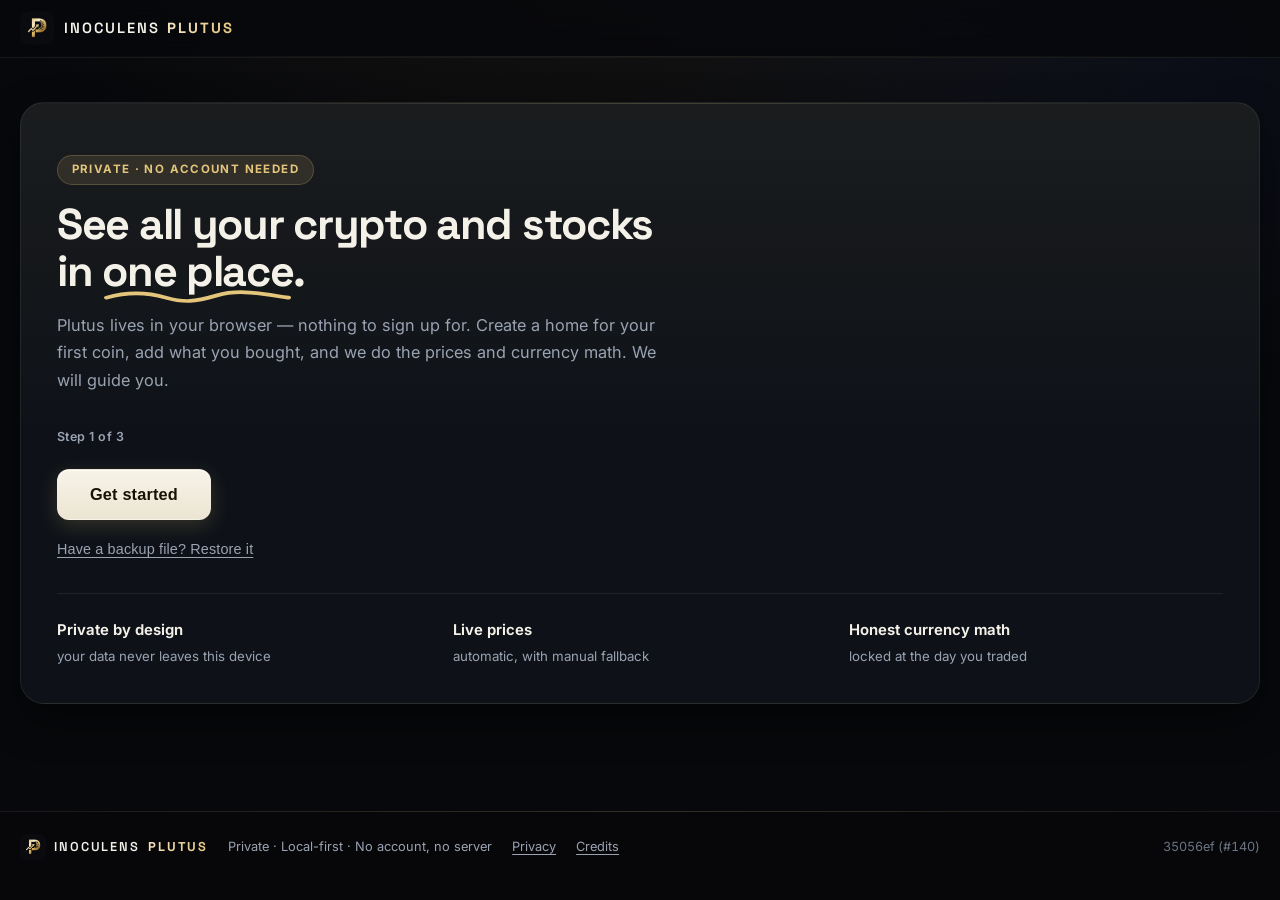
<file: index.html>
<!DOCTYPE html>
<html lang="en">
<head>
  <meta charset="utf-8">
  <meta name="viewport" content="width=device-width, initial-scale=1, viewport-fit=cover">
  <meta name="color-scheme" content="dark">
  <title>INOCULENS PLUTUS — Local-First Portfolio Tracker</title>
  <meta name="description" content="INOCULENS PLUTUS is a private, local-first portfolio tracker. Track buys, sells, transfers with on-chain fees, swaps, staking income and expenses across crypto and stocks — with live prices, ECB-locked FX, and average-cost / FIFO P&L. All stored only in your browser. No account, no server, no tracking.">
  <link rel="canonical" href="https://plutus.inoculens.com/">
  <meta name="theme-color" content="#07080b">
  <link rel="icon" href="/favicon.ico" sizes="any">
  <link rel="icon" type="image/png" sizes="32x32" href="/icons/favicon-32x32.png">
  <link rel="icon" type="image/png" sizes="16x16" href="/icons/favicon-16x16.png">
  <link rel="apple-touch-icon" sizes="180x180" href="/icons/apple-touch-icon.png">

  <!-- CSP: limit outbound fetches to price APIs + Fonts plus the
       user-configured encrypted-sync endpoints (OAuth + Drive/Dropbox/
       MEGA-S4 APIs, any https: for self-hosted WebDAV/S3). Only
       ciphertext ever leaves the browser; plaintext stays local. -->
  <meta http-equiv="Content-Security-Policy" content="connect-src 'self' https: api.coingecko.com api.frankfurter.dev stooq.com fonts.googleapis.com fonts.gstatic.com accounts.google.com oauth2.googleapis.com www.googleapis.com drive.googleapis.com api.dropboxapi.com content.dropboxapi.com www.dropbox.com">

  <!-- Open Graph -->
  <meta property="og:type" content="website">
  <meta property="og:site_name" content="INOCULENS PLUTUS">
  <meta property="og:title" content="INOCULENS PLUTUS — Local-First Portfolio Tracker">
  <meta property="og:description" content="Private, local-first portfolio tracker: buys, sells, transfers with gas fees, swaps, income and expenses across crypto and stocks. Live prices, ECB FX locks, average-cost and FIFO P&L. Your data never leaves your browser.">
  <meta property="og:url" content="https://plutus.inoculens.com/">
  <meta property="og:image" content="https://plutus.inoculens.com/icons/plutus-logo.png">
  <meta property="og:image:alt" content="INOCULENS PLUTUS logo">

  <!-- Twitter -->
  <meta name="twitter:card" content="summary">
  <meta name="twitter:title" content="INOCULENS PLUTUS — Local-First Portfolio Tracker">
  <meta name="twitter:description" content="Private, local-first portfolio tracker with transfers, gas fees, swaps, income, live prices, ECB-locked FX, and average-cost / FIFO P&L. No account, no server.">
  <meta name="twitter:image" content="https://plutus.inoculens.com/icons/plutus-logo.png">
  <meta name="twitter:image:alt" content="INOCULENS PLUTUS logo">

  <link rel="manifest" href="/manifest.json">

  <link rel="preconnect" href="https://fonts.googleapis.com">
  <link rel="preconnect" href="https://fonts.gstatic.com" crossorigin>
  <link href="https://fonts.googleapis.com/css2?family=Inter:wght@400;500;600;700&family=Space+Grotesk:wght@500;600;700&display=swap" rel="stylesheet">

  <link rel="stylesheet" href="/styles.css?v=134">

  <script type="application/ld+json">
  {
    "@context": "https://schema.org",
    "@type": "SoftwareApplication",
    "name": "INOCULENS PLUTUS",
    "applicationCategory": "FinanceApplication",
    "operatingSystem": "Web",
    "description": "Private, local-first portfolio tracker: buys, sells, transfers with on-chain fees, swaps, income and expenses across crypto and stocks. Live prices, ECB FX, average-cost / FIFO. All data stays in your browser.",
    "offers": { "@type": "Offer", "price": "0", "priceCurrency": "EUR" },
    "url": "https://plutus.inoculens.com/"
  }
  </script>
</head>
<body>
  <a class="skip-link" href="#main">Skip to portfolio</a>
  <header class="brand">
    <div class="brand-inner topbar">
      <div class="brand-id">
        <a class="brand-home" href="#/" id="brand-home" aria-label="Go to home">
          <span class="brand-mark brand-logo" aria-hidden="true"></span>
          <h1>INOCULENS <span>PLUTUS</span></h1>
        </a>
      </div>
      <div class="topbar-controls">
        <button type="button" id="tb-sync" class="icon-btn sync-img-btn" hidden aria-label="Sync status"><img id="tb-sync-img" src="/icons/sync-ok.png" alt="" width="20" height="20"></button>
        <label class="tb-field" for="tb-main" aria-label="Main fiat currency">
          <select id="tb-main">
            <option value="EUR">EUR</option>
            <option value="USD">USD</option>
            <option value="GBP">GBP</option>
            <option value="CHF">CHF</option>
            <option value="RON">RON</option>
          </select>
        </label>
        <div class="segmented" role="group" aria-label="Cost method">
          <button type="button" id="tb-avg" aria-pressed="true">Average</button>
          <button type="button" id="tb-fifo" aria-pressed="false">FIFO</button>
        </div>
        <button type="button" id="tb-add" class="primary">+ Record</button>
        <button type="button" id="tb-account" class="ghost">+ Account</button>
        <button type="button" id="tb-settings" class="icon-btn" aria-haspopup="dialog" aria-label="Settings"><svg viewBox="0 0 24 24" width="18" height="18" fill="none" stroke="currentColor" stroke-width="2" stroke-linecap="round" stroke-linejoin="round" aria-hidden="true"><circle cx="12" cy="12" r="3"></circle><path d="M19.4 15a1.65 1.65 0 0 0 .33 1.82l.06.06a2 2 0 1 1-2.83 2.83l-.06-.06a1.65 1.65 0 0 0-1.82-.33 1.65 1.65 0 0 0-1 1.51V21a2 2 0 1 1-4 0v-.09A1.65 1.65 0 0 0 9 19.4a1.65 1.65 0 0 0-1.82.33l-.06.06a2 2 0 1 1-2.83-2.83l.06-.06a1.65 1.65 0 0 0 .33-1.82 1.65 1.65 0 0 0-1.51-1H3a2 2 0 1 1 0-4h.09A1.65 1.65 0 0 0 4.6 9a1.65 1.65 0 0 0-.33-1.82l-.06-.06a2 2 0 1 1 2.83-2.83l.06.06a1.65 1.65 0 0 0 1.82.33H9a1.65 1.65 0 0 0 1-1.51V3a2 2 0 1 1 4 0v.09a1.65 1.65 0 0 0 1 1.51 1.65 1.65 0 0 0 1.82-.33l.06-.06a2 2 0 1 1 2.83 2.83l-.06.06a1.65 1.65 0 0 0-.33 1.82V9a1.65 1.65 0 0 0 1.51 1H21a2 2 0 1 1 0 4h-.09a1.65 1.65 0 0 0-1.51 1z"></path></svg></button>
      </div>
    </div>
  </header>

  <div id="banner" role="alert" hidden><span id="banner-text"></span><button type="button" id="banner-close" aria-label="Dismiss">✕</button></div>

  <main id="main">
    <div id="view-home">
      <section id="landing" aria-label="Welcome" hidden>
        <p class="landing-eyebrow">Private · No account needed</p>
        <h2 class="landing-title">See all your crypto and stocks in <span class="crayon">one place</span>.</h2>
        <p class="landing-sub">Plutus lives in your browser — nothing to sign up for. Create a home for your first coin, add what you bought, and we do the prices and currency math. We will guide you.</p>
        <p class="landing-step">Step 1 of 3</p>
        <div class="landing-ctas">
          <button type="button" id="landing-create" class="primary">Get started</button>
        </div>
        <p class="landing-alt"><button type="button" id="landing-restore" class="linklike">Have a backup file? Restore it</button></p>
        <ul class="landing-feats">
          <li><strong>Private by design</strong><span>your data never leaves this device</span></li>
          <li><strong>Live prices</strong><span>automatic, with manual fallback</span></li>
          <li><strong>Honest currency math</strong><span>locked at the day you traded</span></li>
        </ul>
      </section>
      <section id="hero" aria-label="Portfolio total">
        <div class="hero-main">
          <p class="hero-label">Total balance</p>
          <p class="hero-value" id="hero-value" aria-live="polite"><span id="hero-value-num">—</span></p>
          <p class="hero-invested" id="hero-invested" aria-live="polite"></p>
          <p class="hero-pl" id="hero-pl" aria-live="polite"></p>
          <p id="tb-totals" class="hero-sub" aria-live="polite"></p>
        </div>
        <div class="hero-alloc" id="hero-alloc" hidden></div>
      </section>
      <section id="overview" aria-label="Summary">
        <div class="cards" id="summary-cards"></div>
      </section>
      <section id="accounts" aria-label="Accounts">
      </section>
    </div>
    <div id="view-account" hidden>
      <a href="#/" id="acct-back">‹ Accounts</a>
      <section id="account-detail" aria-label="Account detail"></section>
    </div>
  </main>

  <button type="button" id="fab-trade" aria-label="Add record">+</button>

  <dialog id="trade-dialog" aria-labelledby="trade-dialog-title">
    <div class="dialog-head">
      <h2 id="trade-dialog-title">Add record</h2>
      <button type="button" data-close aria-label="Close dialog">✕</button>
    </div>
    <div id="trade-dialog-body"></div>
  </dialog>

  <dialog id="account-dialog" aria-labelledby="account-dialog-title">
    <div class="dialog-head">
      <h2 id="account-dialog-title">New account</h2>
      <button type="button" data-close aria-label="Close dialog">✕</button>
    </div>
    <div id="account-dialog-body"></div>
  </dialog>

  <dialog id="settings-dialog" aria-labelledby="settings-dialog-title">
    <div class="dialog-head">
      <h2 id="settings-dialog-title">Settings</h2>
      <button type="button" data-close aria-label="Close dialog">✕</button>
    </div>
    <div id="settings-dialog-body"></div>
  </dialog>

  <dialog id="confirm-dialog" aria-labelledby="confirm-title">
    <div class="dialog-head">
      <h2 id="confirm-title">Are you sure?</h2>
    </div>
    <p id="confirm-message" class="muted"></p>
    <div class="dialog-actions">
      <button type="button" id="confirm-cancel">Cancel</button>
      <button type="button" id="confirm-ok" class="primary danger-btn">Confirm</button>
    </div>
  </dialog>

  <dialog id="note-dialog" aria-labelledby="note-dialog-title">
    <div class="dialog-head">
      <h2 id="note-dialog-title">Note</h2>
      <button type="button" data-close aria-label="Close dialog">✕</button>
    </div>
    <p id="note-dialog-text"></p>
  </dialog>

  <dialog id="error-dialog" aria-labelledby="error-dialog-title">
    <div class="dialog-head">
      <h2 id="error-dialog-title">Details</h2>
      <button type="button" data-close aria-label="Close dialog">✕</button>
    </div>
    <p id="error-dialog-message" class="muted"></p>
    <ul id="error-dialog-list"></ul>
  </dialog>

  <dialog id="color-dialog" aria-labelledby="color-dialog-title">
    <div class="dialog-head">
      <h2 id="color-dialog-title">Change color</h2>
      <button type="button" data-close aria-label="Close dialog">✕</button>
    </div>
    <div class="swatches" role="group" aria-label="Default colors">
      <button type="button" data-color-pick="#F7931A"><span class="sw" style="background:#F7931A"></span>Bitcoin</button>
      <button type="button" data-color-pick="#627EEA"><span class="sw" style="background:#627EEA"></span>Ethereum</button>
      <button type="button" data-color-pick="#0033AD"><span class="sw" style="background:#0033AD"></span>Cardano</button>
      <button type="button" data-color-pick="#FF6600"><span class="sw" style="background:#FF6600"></span>Monero</button>
      <button type="button" data-color-pick="#B6509E"><span class="sw" style="background:#B6509E"></span>Aave</button>
      <button type="button" data-color-pick="#E3C57C"><span class="sw" style="background:#E3C57C"></span>Gold</button>
    </div>
    <div class="color-custom">
      <label for="c-custom">Custom</label>
      <input type="color" id="c-custom" value="#e3c57c" aria-label="Pick a custom color">
      <input id="c-hex" autocomplete="off" spellcheck="false" placeholder="#E3C57C" aria-label="Hex color code" maxlength="7">
      <button id="c-apply" type="button">Apply</button>
    </div>
    <div class="dialog-actions">
      <button type="button" id="c-reset">Reset to default</button>
    </div>
  </dialog>

  <noscript>
    <p>INOCULENS PLUTUS needs JavaScript to compute your local-first portfolio. No data leaves your browser.</p>
  </noscript>

  <footer>
    <div class="foot-inner">
      <span class="foot-brand"><span class="brand-mark sm brand-logo" aria-hidden="true"></span>INOCULENS <strong>PLUTUS</strong></span>
      <span class="foot-tag">Private · Local-first · No account, no server</span>
      <a class="foot-link" href="/privacy.html">Privacy</a>
      <a class="foot-link" href="/credits.html">Credits</a>
      <span id="app-ver" class="muted foot-ver"></span>
    </div>
  </footer>

  <script src="/app.js?v=134" defer></script>
</body>
</html>
</file>
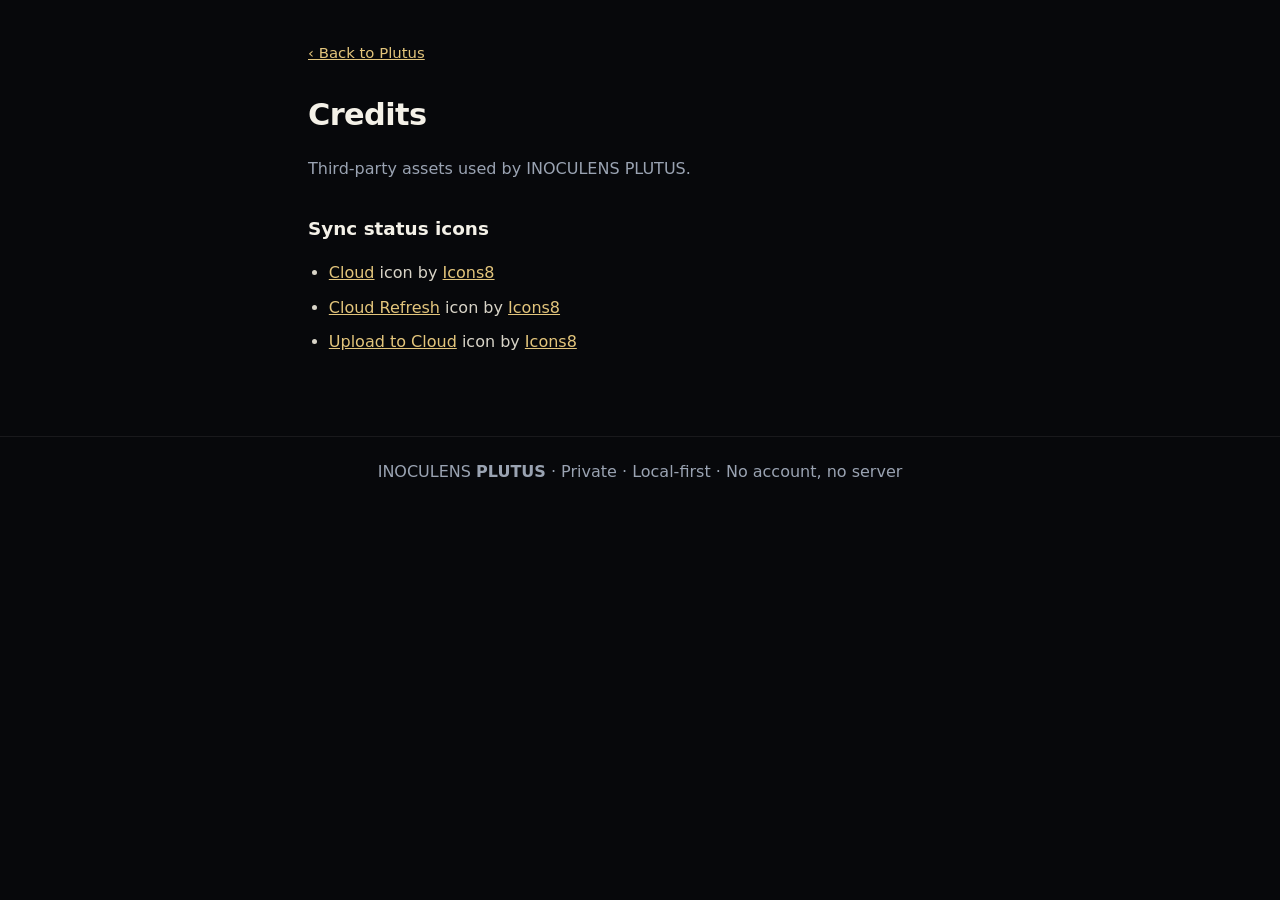
<file: credits.html>
<!DOCTYPE html>
<html lang="en">
<head>
  <meta charset="utf-8">
  <meta name="viewport" content="width=device-width, initial-scale=1">
  <meta name="color-scheme" content="dark">
  <title>Credits — INOCULENS PLUTUS</title>
  <meta name="description" content="Icon and asset credits for INOCULENS PLUTUS.">
  <link rel="canonical" href="https://plutus.inoculens.com/credits.html">
  <link rel="icon" href="/favicon.ico" sizes="any">
  <style>
    :root { color-scheme: dark; }
    * { box-sizing: border-box; }
    body {
      margin: 0;
      background: #07080b;
      color: #f4f1e8;
      font-family: system-ui, -apple-system, "Segoe UI", sans-serif;
      font-size: 16px;
      line-height: 1.65;
      -webkit-font-smoothing: antialiased;
    }
    main { max-width: 44rem; margin: 0 auto; padding: 2.5rem 1.25rem 4rem; }
    a { color: #e3c57c; }
    h1 { font-size: 1.9rem; letter-spacing: -0.02em; margin: 0 0 0.4rem; }
    h2 { font-size: 1.15rem; margin: 2rem 0 0.6rem; }
    p, li { color: #d8d4c8; }
    .muted { color: #9aa3b2; }
    ul { padding-left: 1.3rem; }
    li { margin: 0.5rem 0; }
    .back { display: inline-block; margin-bottom: 1.5rem; font-size: 0.93rem; }
    footer { border-top: 1px solid rgba(255,255,255,0.07); padding: 1.4rem 1.25rem 2.5rem; text-align: center; }
  </style>
</head>
<body>
  <main>
    <a class="back" href="/">‹ Back to Plutus</a>
    <h1>Credits</h1>
    <p class="muted">Third-party assets used by INOCULENS PLUTUS.</p>

    <h2>Sync status icons</h2>
    <ul>
      <li><a target="_blank" rel="noopener" href="https://icons8.com/icon/2854/cloud">Cloud</a> icon by <a target="_blank" rel="noopener" href="https://icons8.com">Icons8</a></li>
      <li><a target="_blank" rel="noopener" href="https://icons8.com/icon/7qdTY4FviLP3/cloud-refresh">Cloud Refresh</a> icon by <a target="_blank" rel="noopener" href="https://icons8.com">Icons8</a></li>
      <li><a target="_blank" rel="noopener" href="https://icons8.com/icon/71204/upload-to-cloud">Upload to Cloud</a> icon by <a target="_blank" rel="noopener" href="https://icons8.com">Icons8</a></li>
    </ul>
  </main>
  <footer>
    <span class="muted">INOCULENS <strong>PLUTUS</strong> · Private · Local-first · No account, no server</span>
  </footer>
</body>
</html>
</file>
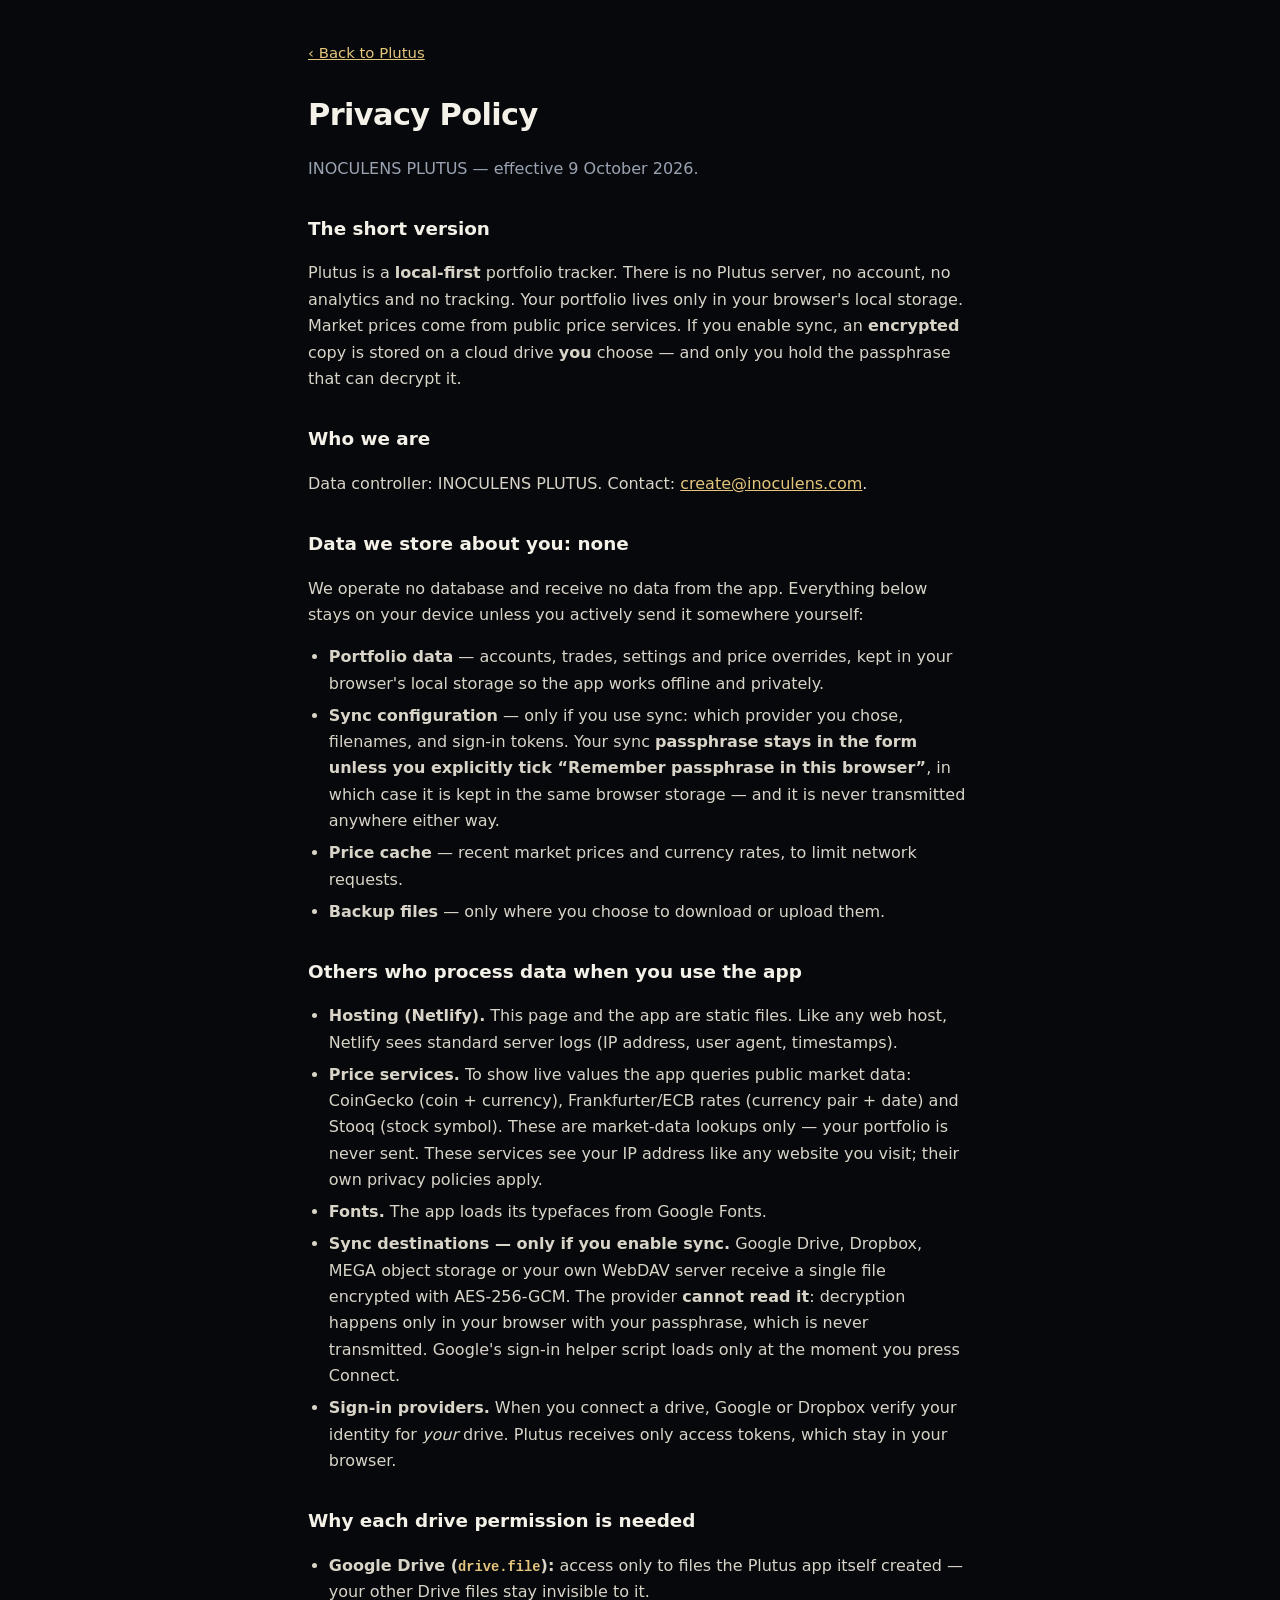
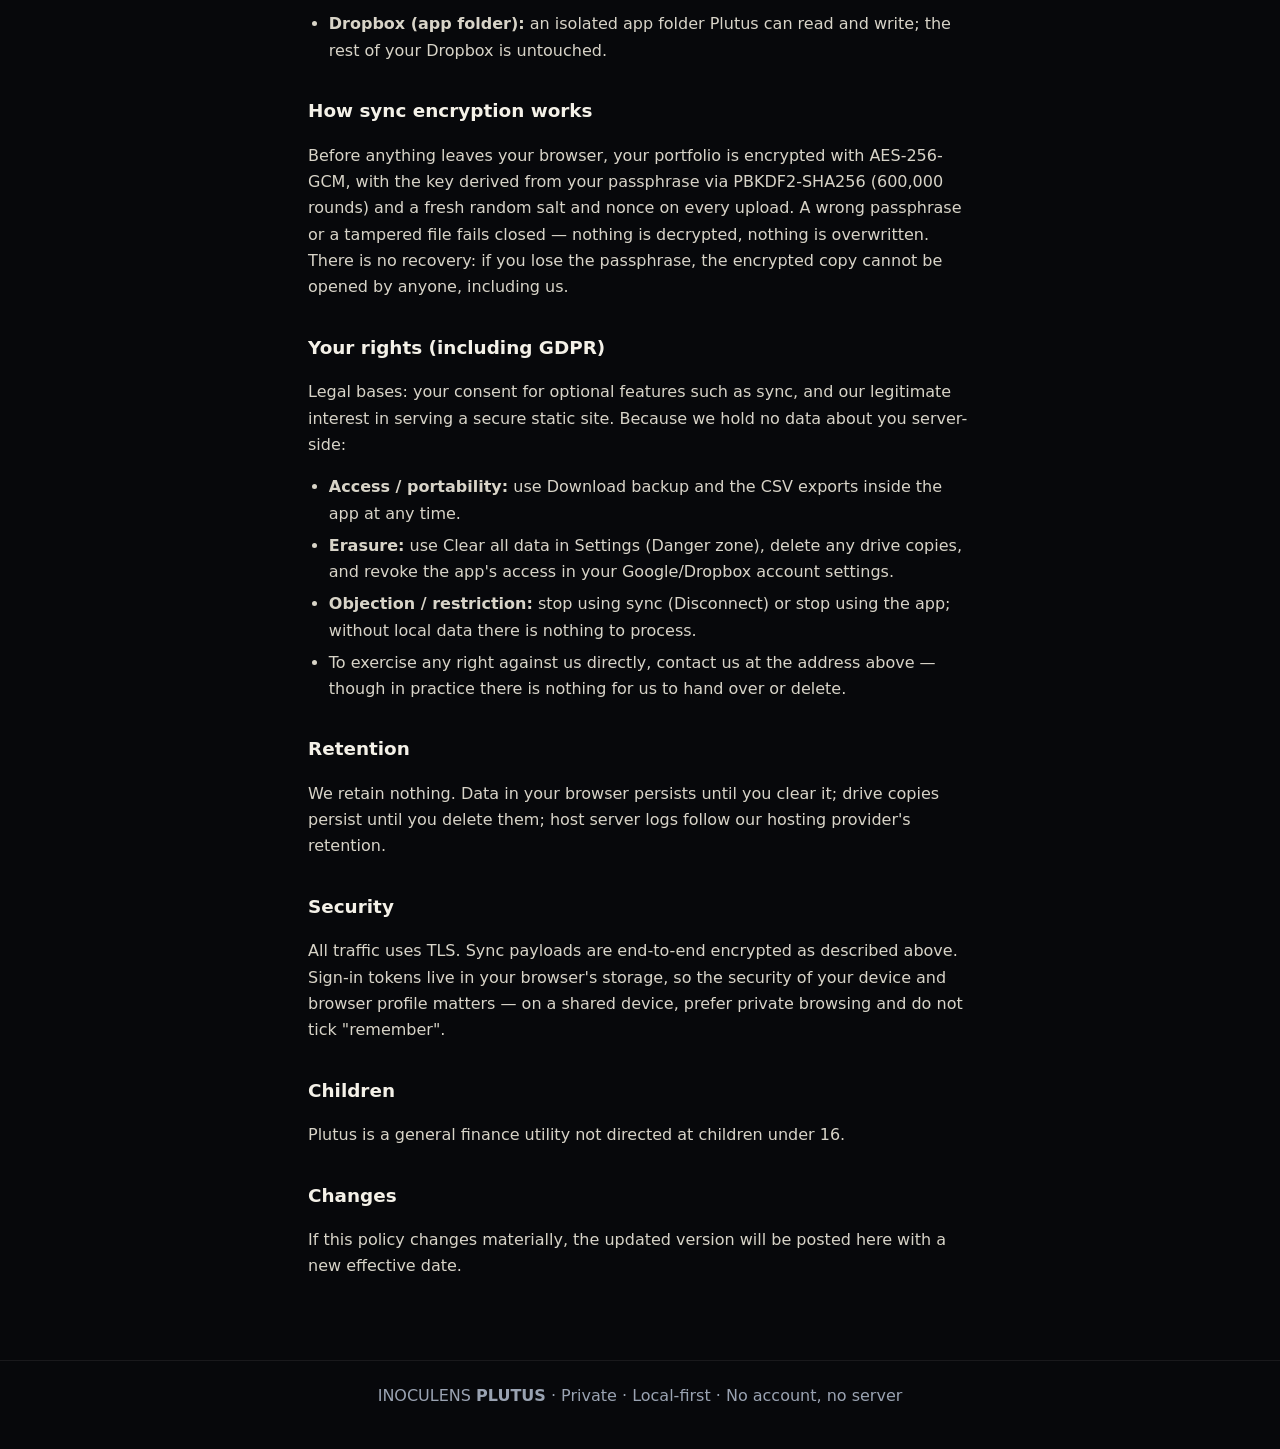
<file: privacy.html>
<!DOCTYPE html>
<html lang="en">
<head>
  <meta charset="utf-8">
  <meta name="viewport" content="width=device-width, initial-scale=1">
  <meta name="color-scheme" content="dark">
  <title>Privacy Policy — INOCULENS PLUTUS</title>
  <meta name="description" content="Privacy policy for INOCULENS PLUTUS, a local-first portfolio tracker. No account, no server, no tracking: your data stays in your browser.">
  <link rel="canonical" href="https://plutus.inoculens.com/privacy.html">
  <link rel="icon" href="/favicon.ico" sizes="any">
  <style>
    :root { color-scheme: dark; }
    * { box-sizing: border-box; }
    body {
      margin: 0;
      background: #07080b;
      color: #f4f1e8;
      font-family: system-ui, -apple-system, "Segoe UI", sans-serif;
      font-size: 16px;
      line-height: 1.65;
      -webkit-font-smoothing: antialiased;
    }
    main { max-width: 44rem; margin: 0 auto; padding: 2.5rem 1.25rem 4rem; }
    a { color: #e3c57c; }
    h1 { font-size: 1.9rem; letter-spacing: -0.02em; margin: 0 0 0.4rem; }
    h2 { font-size: 1.15rem; margin: 2rem 0 0.6rem; }
    p, li { color: #d8d4c8; }
    .muted { color: #9aa3b2; }
    ul { padding-left: 1.3rem; }
    li { margin: 0.35rem 0; }
    code { font-family: ui-monospace, SFMono-Regular, Menlo, monospace; font-size: 0.86em; color: #e3c57c; }
    .back { display: inline-block; margin-bottom: 1.5rem; font-size: 0.93rem; }
    footer { border-top: 1px solid rgba(255,255,255,0.07); padding: 1.4rem 1.25rem 2.5rem; text-align: center; }
  </style>
</head>
<body>
  <main>
    <a class="back" href="/">‹ Back to Plutus</a>
    <h1>Privacy Policy</h1>
    <p class="muted">INOCULENS PLUTUS — effective 9 October 2026.</p>

    <h2>The short version</h2>
    <p>Plutus is a <strong>local-first</strong> portfolio tracker. There is no Plutus server, no account, no analytics and no tracking. Your portfolio lives only in your browser's local storage. Market prices come from public price services. If you enable sync, an <strong>encrypted</strong> copy is stored on a cloud drive <strong>you</strong> choose — and only you hold the passphrase that can decrypt it.</p>

    <h2>Who we are</h2>
    <p>Data controller: INOCULENS PLUTUS. Contact: <a href="mailto:create@inoculens.com">create@inoculens.com</a>.</p>

    <h2>Data we store about you: none</h2>
    <p>We operate no database and receive no data from the app. Everything below stays on your device unless you actively send it somewhere yourself:</p>
    <ul>
      <li><strong>Portfolio data</strong> — accounts, trades, settings and price overrides, kept in your browser's local storage so the app works offline and privately.</li>
      <li><strong>Sync configuration</strong> — only if you use sync: which provider you chose, filenames, and sign-in tokens. Your sync <strong>passphrase stays in the form unless you explicitly tick “Remember passphrase in this browser”</strong>, in which case it is kept in the same browser storage — and it is never transmitted anywhere either way.</li>
      <li><strong>Price cache</strong> — recent market prices and currency rates, to limit network requests.</li>
      <li><strong>Backup files</strong> — only where you choose to download or upload them.</li>
    </ul>

    <h2>Others who process data when you use the app</h2>
    <ul>
      <li><strong>Hosting (Netlify).</strong> This page and the app are static files. Like any web host, Netlify sees standard server logs (IP address, user agent, timestamps).</li>
      <li><strong>Price services.</strong> To show live values the app queries public market data: CoinGecko (coin + currency), Frankfurter/ECB rates (currency pair + date) and Stooq (stock symbol). These are market-data lookups only — your portfolio is never sent. These services see your IP address like any website you visit; their own privacy policies apply.</li>
      <li><strong>Fonts.</strong> The app loads its typefaces from Google Fonts.</li>
      <li><strong>Sync destinations — only if you enable sync.</strong> Google Drive, Dropbox, MEGA object storage or your own WebDAV server receive a single file encrypted with AES-256-GCM. The provider <strong>cannot read it</strong>: decryption happens only in your browser with your passphrase, which is never transmitted. Google's sign-in helper script loads only at the moment you press Connect.</li>
      <li><strong>Sign-in providers.</strong> When you connect a drive, Google or Dropbox verify your identity for <em>your</em> drive. Plutus receives only access tokens, which stay in your browser.</li>
    </ul>

    <h2>Why each drive permission is needed</h2>
    <ul>
      <li><strong>Google Drive (<code>drive.file</code>):</strong> access only to files the Plutus app itself created — your other Drive files stay invisible to it.</li>
      <li><strong>Dropbox (app folder):</strong> an isolated app folder Plutus can read and write; the rest of your Dropbox is untouched.</li>
    </ul>

    <h2>How sync encryption works</h2>
    <p>Before anything leaves your browser, your portfolio is encrypted with AES-256-GCM, with the key derived from your passphrase via PBKDF2-SHA256 (600,000 rounds) and a fresh random salt and nonce on every upload. A wrong passphrase or a tampered file fails closed — nothing is decrypted, nothing is overwritten. There is no recovery: if you lose the passphrase, the encrypted copy cannot be opened by anyone, including us.</p>

    <h2>Your rights (including GDPR)</h2>
    <p>Legal bases: your consent for optional features such as sync, and our legitimate interest in serving a secure static site. Because we hold no data about you server-side:</p>
    <ul>
      <li><strong>Access / portability:</strong> use Download backup and the CSV exports inside the app at any time.</li>
      <li><strong>Erasure:</strong> use Clear all data in Settings (Danger zone), delete any drive copies, and revoke the app's access in your Google/Dropbox account settings.</li>
      <li><strong>Objection / restriction:</strong> stop using sync (Disconnect) or stop using the app; without local data there is nothing to process.</li>
      <li>To exercise any right against us directly, contact us at the address above — though in practice there is nothing for us to hand over or delete.</li>
    </ul>

    <h2>Retention</h2>
    <p>We retain nothing. Data in your browser persists until you clear it; drive copies persist until you delete them; host server logs follow our hosting provider's retention.</p>

    <h2>Security</h2>
    <p>All traffic uses TLS. Sync payloads are end-to-end encrypted as described above. Sign-in tokens live in your browser's storage, so the security of your device and browser profile matters — on a shared device, prefer private browsing and do not tick "remember".</p>

    <h2>Children</h2>
    <p>Plutus is a general finance utility not directed at children under 16.</p>

    <h2>Changes</h2>
    <p>If this policy changes materially, the updated version will be posted here with a new effective date.</p>
  </main>
  <footer>
    <span class="muted">INOCULENS <strong>PLUTUS</strong> · Private · Local-first · No account, no server</span>
  </footer>
</body>
</html>
</file>
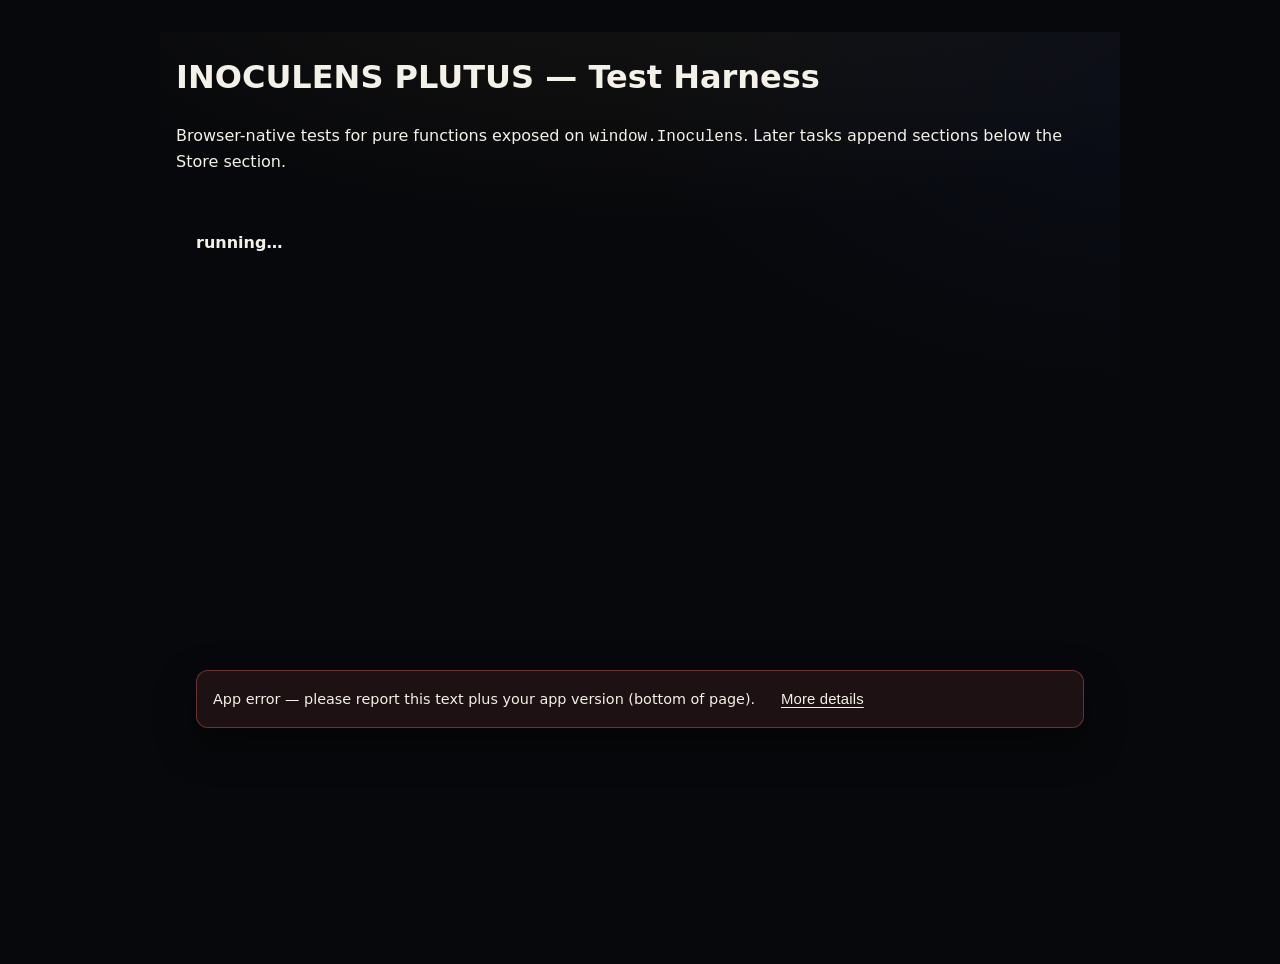
<file: tests.html>
<!DOCTYPE html>
<html lang="en">
<head>
  <meta charset="utf-8">
  <meta name="viewport" content="width=device-width, initial-scale=1">
  <title>INOCULENS PLUTUS — Tests</title>
  <meta name="robots" content="noindex">
  <link rel="stylesheet" href="./styles.css">
  <style>
    body { max-width: 60rem; margin: 2rem auto; padding: 0 1rem; }
    #summary { font-weight: 600; margin: 1rem 0; }
    #results { list-style: none; padding: 0; }
    #results li { padding: 0.4rem 0.6rem; margin: 0.25rem 0; border-radius: 0.4rem; }
    #results li.pass { background: rgba(0, 200, 0, 0.12); }
    #results li.fail { background: rgba(255, 0, 51, 0.14); }
    #results .err { display: block; font-size: 0.85em; opacity: 0.85; }
  </style>
</head>
<body>
  <header>
    <h1>INOCULENS PLUTUS — Test Harness</h1>
    <p>Browser-native tests for pure functions exposed on <code>window.Inoculens</code>. Later tasks append sections below the Store section.</p>
  </header>

  <main>
    <div id="summary" role="status" aria-live="polite">running…</div>
    <ul id="results"></ul>
    <div id="ui-fixtures">
      <div id="banner" role="status" aria-live="polite" hidden></div>
      <div class="topbar-controls">
        <select id="tb-main">
          <option value="EUR">EUR</option>
          <option value="USD">USD</option>
          <option value="GBP">GBP</option>
          <option value="CHF">CHF</option>
          <option value="RON">RON</option>
        </select>
        <button type="button" id="tb-avg" aria-pressed="true">Average</button>
        <button type="button" id="tb-fifo" aria-pressed="false">FIFO</button>
        <button type="button" id="tb-add">+ Add trade</button>
        <button type="button" id="tb-account">+ Account</button>
        <button type="button" id="tb-sync" class="icon-btn sync-img-btn" hidden aria-label="Sync status"><img id="tb-sync-img" src="/icons/sync-ok.png" alt="" width="20" height="20"></button>
        <button type="button" id="tb-settings">Settings</button>
      </div>
      <p id="tb-totals" class="hero-sub" aria-live="polite"></p>
      <div id="view-home">
        <section id="hero" aria-label="Portfolio total">
          <p class="hero-value" id="hero-value">—</p>
          <p class="hero-invested" id="hero-invested"></p>
          <p class="hero-pl" id="hero-pl"></p>
          <div class="hero-alloc" id="hero-alloc" hidden></div>
        </section>
        <section id="overview" aria-label="Summary"><div class="cards" id="summary-cards"></div></section>
        <section id="accounts" aria-label="Accounts"></section>
      </div>
      <div id="view-account" hidden>
        <a href="#/" id="acct-back">‹ Accounts</a>
        <section id="account-detail" aria-label="Account detail"></section>
      </div>
      <dialog id="trade-dialog" aria-labelledby="trade-dialog-title">
        <div class="dialog-head"><h2 id="trade-dialog-title">Add trade</h2></div>
        <div id="trade-dialog-body"></div>
      </dialog>
      <dialog id="account-dialog" aria-labelledby="account-dialog-title">
        <div class="dialog-head"><h2 id="account-dialog-title">New account</h2></div>
        <div id="account-dialog-body"></div>
      </dialog>
      <dialog id="settings-dialog" aria-labelledby="settings-dialog-title">
        <div class="dialog-head"><h2 id="settings-dialog-title">Settings</h2></div>
        <div id="settings-dialog-body"></div>
      </dialog>
      <dialog id="confirm-dialog" aria-labelledby="confirm-title">
        <div class="dialog-head"><h2 id="confirm-title">Are you sure?</h2></div>
        <p id="confirm-message" class="muted"></p>
        <div class="dialog-actions">
          <button type="button" id="confirm-cancel">Cancel</button>
          <button type="button" id="confirm-ok" class="primary danger-btn">Confirm</button>
        </div>
      </dialog>
    </div>
  </main>

  <noscript>
    <p>Tests need JavaScript.</p>
  </noscript>

  <script src="./app.js"></script>
  <script>
    'use strict';
    // Minimal harness: test(name, fn), assert(cond, msg). Results render into #results.
    var results = [];
    function assert(cond, msg) {
      if (!cond) throw new Error(msg || 'assertion failed');
    }
    function test(name, fn) {
      var r;
      try {
        r = fn();
      } catch (e) {
        results.push({ name: name, ok: false, error: String((e && e.message) || e) });
        return;
      }
      // Async support (Fx task): a promise-returning fn settles later and re-renders.
      if (r && typeof r.then === 'function') {
        r.then(function () {
          results.push({ name: name, ok: true });
          renderResults();
        }, function (e) {
          results.push({ name: name, ok: false, error: String((e && e.message) || e) });
          renderResults();
        });
      } else {
        results.push({ name: name, ok: true });
      }
    }
    // Serial async queue for network-stubbed tests (final-review hermeticity):
    // the harness invokes all test fns synchronously, so concurrent
    // window.fetch stubs would clobber retry/walkBack continuations. Queued
    // async tests run one-at-a-time; app-side capture (fetchEcbRate /
    // fetchLivePrice capture window.fetch per operation) makes each op
    // hermetic even if stubs overlap.
    var asyncQueue = Promise.resolve();
    function testAsync(name, fn) {
      asyncQueue = asyncQueue.then(function () {
        var r;
        try {
          r = fn();
        } catch (e) {
          results.push({ name: name, ok: false, error: String((e && e.message) || e) });
          renderResults();
          return null;
        }
        if (r && typeof r.then === 'function') {
          return r.then(function () {
            results.push({ name: name, ok: true });
            renderResults();
          }, function (e) {
            results.push({ name: name, ok: false, error: String((e && e.message) || e) });
            renderResults();
          });
        } else {
          results.push({ name: name, ok: true });
          renderResults();
          return null;
        }
      });
    }
    function renderResults() {
      var passed = results.filter(function (r) { return r.ok; }).length;
      var failed = results.length - passed;
      var summary = document.getElementById('summary');
      summary.textContent = passed + ' passed, ' + failed + ' failed (' + results.length + ' tests)';
      summary.dataset.status = failed === 0 ? 'PASS' : 'FAIL';
      var ul = document.getElementById('results');
      ul.innerHTML = '';
      results.forEach(function (r) {
        var li = document.createElement('li');
        li.className = r.ok ? 'pass' : 'fail';
        li.textContent = (r.ok ? 'PASS ' : 'FAIL ') + r.name;
        if (!r.ok) {
          var s = document.createElement('span');
          s.className = 'err';
          s.textContent = r.error;
          li.appendChild(s);
        }
        ul.appendChild(li);
      });
    }

    // === Store tests ===
    (function storeTests() {
      var Store = window.Inoculens || {};
      var loadState = Store.loadState;
      var saveState = Store.saveState;
      var exportState = Store.exportState;
      var importState = Store.importState;

      // Preserve any real user data across the test run; restore afterwards.
      var backup = null;
      try { backup = localStorage.getItem('inoculens.v2'); } catch (e) { backup = null; }
      function restore() {
        try {
          if (backup === null) localStorage.removeItem('inoculens.v2');
          else localStorage.setItem('inoculens.v2', backup);
        } catch (e) { /* ignore */ }
      }

      try {
        test('store round-trip', function () {
          var s = { settings: { mainCurrency: 'EUR', costMethod: 'average' }, accounts: [], trades: [], priceOverrides: {} };
          saveState(s);
          assert(JSON.stringify(loadState()) === JSON.stringify(s), 'loadState did not return saved state');
        });

        test('export shape', function () {
          var s = { settings: { mainCurrency: 'EUR', costMethod: 'average' }, accounts: [], trades: [], priceOverrides: {} };
          var out = JSON.parse(exportState(s));
          assert(out.app === 'inoculens-plutus' && out.version === 2 && Array.isArray(out.trades), 'bad envelope: ' + JSON.stringify(out));
          assert(out.settings && out.settings.mainCurrency === 'EUR', 'envelope missing settings');
          assert(typeof out.exportedAt === 'string', 'envelope missing exportedAt');
          assert(Array.isArray(out.accounts), 'envelope missing accounts');
          assert(out.priceOverrides && typeof out.priceOverrides === 'object', 'envelope missing priceOverrides');
          var keys = Object.keys(out).sort();
          assert(JSON.stringify(keys) === JSON.stringify(['accounts', 'app', 'exportedAt', 'priceOverrides', 'settings', 'trades', 'version']),
            'envelope must be exactly {app,version,exportedAt,settings,accounts,trades,priceOverrides}, got ' + JSON.stringify(keys));
        });

        test('corrupt import rejects, state untouched', function () {
          var before = loadState();
          try { importState('not-json'); assert(false, 'should have thrown on non-JSON'); }
          catch (e) { assert(true); }
          assert(JSON.stringify(loadState()) === JSON.stringify(before), 'state changed after rejected import');
          try { importState(JSON.stringify({ app: 'x', version: 99 })); assert(false, 'should have thrown on bad envelope'); }
          catch (e) { assert(true); }
          assert(JSON.stringify(loadState()) === JSON.stringify(before), 'state changed after rejected import');
        });

        test('loadState falls back to defaults', function () {
          try { localStorage.removeItem('inoculens.v2'); } catch (e) { /* ignore */ }
          var d = loadState();
          assert(d.settings.mainCurrency === 'EUR' && d.settings.costMethod === 'average', 'bad default settings');
          assert(!('defaultAccountId' in d.settings), 'settings must not carry defaultAccountId');
          assert(Array.isArray(d.accounts) && d.accounts.length === 0, 'default accounts not empty');
          assert(Array.isArray(d.trades) && d.trades.length === 0, 'default trades not empty');
          try { localStorage.setItem('inoculens.v2', '###corrupt###'); } catch (e) { /* ignore */ }
          var d2 = loadState();
          assert(d2.settings.mainCurrency === 'EUR' && Array.isArray(d2.trades), 'corrupt storage did not fall back');
        });

        test('export/import round-trip identity', function () {
          var s = { settings: { mainCurrency: 'USD', costMethod: 'fifo' }, accounts: [{ id: 'a1', name: 'Cold', ticker: 'BTC', createdAt: '2026-10-06T00:00:00.000Z' }], trades: [{ id: 't1', type: 'buy', symbol: 'BTC', qty: 1, total: 50000, currency: 'USD', date: '2026-01-01', fee: 0, feeCurrency: 'USD', accountId: 'a1', fxLock: { pair: 'USD/USD', rate: 1, source: '1:1' } }], priceOverrides: {} };
          var json = exportState(s);
          try { localStorage.removeItem('inoculens.v2'); } catch (e) { /* ignore */ }
          var back = importState(json);
          assert(back.settings.mainCurrency === 'USD' && back.settings.costMethod === 'fifo', 'imported settings mismatch');
          assert(!('defaultAccountId' in back.settings), 'settings must not carry defaultAccountId');
          assert(Array.isArray(back.accounts) && back.accounts.length === 1 && back.accounts[0].id === 'a1', 'imported accounts mismatch');
          assert(Array.isArray(back.trades) && back.trades.length === 1 && back.trades[0].accountId === 'a1', 'imported trades mismatch');
          assert(JSON.stringify(loadState()) === JSON.stringify(back), 'imported state was not persisted');
        });

        test('priceOverrides export/import round-trip', function () {
          var s = { settings: { mainCurrency: 'EUR', costMethod: 'average' }, accounts: [], trades: [], priceOverrides: { BTC: 50000, ETH: 3000.5 } };
          var out = JSON.parse(exportState(s));
          assert(JSON.stringify(out.priceOverrides) === JSON.stringify(s.priceOverrides), 'envelope dropped priceOverrides');
          try { localStorage.removeItem('inoculens.v2'); } catch (e) { /* ignore */ }
          var back = importState(JSON.stringify(out));
          assert(JSON.stringify(back.priceOverrides) === JSON.stringify(s.priceOverrides), 'imported priceOverrides mismatch');
          assert(JSON.stringify(loadState()) === JSON.stringify(back), 'imported state was not persisted');
        });

        test('v2 envelope without priceOverrides key imports with {}', function () {
          var noKey = JSON.stringify({ app: 'inoculens-plutus', version: 2, exportedAt: '2026-01-01T00:00:00.000Z', settings: { mainCurrency: 'EUR', costMethod: 'average' }, accounts: [], trades: [] });
          try { localStorage.removeItem('inoculens.v2'); } catch (e) { /* ignore */ }
          var back = importState(noKey);
          assert(JSON.stringify(back.priceOverrides) === '{}', 'missing key did not default priceOverrides to {}');
          assert(JSON.stringify(loadState()) === JSON.stringify(back), 'imported state was not persisted');
        });

        test('legacy envelope without priceOverrides imports with {}', function () {
          var legacy = JSON.stringify({ app: 'inoculens-plutus', version: 1, exportedAt: '2026-01-01T00:00:00.000Z', settings: { mainCurrency: 'EUR', costMethod: 'fifo' }, trades: [] });
          try { localStorage.removeItem('inoculens.v2'); } catch (e) { /* ignore */ }
          var back = importState(legacy);
          assert(JSON.stringify(back.priceOverrides) === '{}', 'legacy import did not default priceOverrides to {}');
          assert(back.settings.costMethod === 'fifo', 'legacy import lost settings');
        });

        test('invalid priceOverrides rejects, state untouched', function () {
          var before = loadState();
          var bad = JSON.stringify({ app: 'inoculens-plutus', version: 2, exportedAt: '2026-01-01T00:00:00.000Z', settings: { mainCurrency: 'EUR', costMethod: 'average' }, accounts: [], trades: [], priceOverrides: { BTC: 'high' } });
          try { importState(bad); assert(false, 'should have thrown on non-numeric override'); }
          catch (e) { assert(true); }
          assert(JSON.stringify(loadState()) === JSON.stringify(before), 'state changed after rejected import');
        });

        test('fiat-tagged priceOverrides round-trip, bad shapes reject', function () {
          var s = { settings: { mainCurrency: 'EUR', costMethod: 'average' }, accounts: [], trades: [], priceOverrides: { BTC: { price: 84892.65, vs: 'EUR' }, ETH: 3000.5 } };
          var out = JSON.parse(exportState(s));
          assert(JSON.stringify(out.priceOverrides) === JSON.stringify(s.priceOverrides), 'envelope dropped tagged overrides');
          try { localStorage.removeItem('inoculens.v2'); } catch (e) { /* ignore */ }
          var back = importState(JSON.stringify(out));
          assert(JSON.stringify(back.priceOverrides) === JSON.stringify(s.priceOverrides), 'tagged overrides must survive round-trip');
          var before = loadState();
          var badShapes = [{ price: -1, vs: 'EUR' }, { price: 1 }, { price: 1, vs: 'xx!' }, { price: 'high', vs: 'EUR' }, [1]];
          for (var i = 0; i < badShapes.length; i++) {
            var bad = JSON.stringify({ app: 'inoculens-plutus', version: 2, exportedAt: '2026-01-01T00:00:00.000Z', settings: { mainCurrency: 'EUR', costMethod: 'average' }, accounts: [], trades: [], priceOverrides: { BTC: badShapes[i] } });
            try { importState(bad); assert(false, 'should have thrown for bad shape ' + i); }
            catch (e) { assert(true); }
          }
          assert(JSON.stringify(loadState()) === JSON.stringify(before), 'state changed after rejected imports');
        });

        test('import drops exec quotes baked from a live override', function () {
          var backup = null;
          try { backup = localStorage.getItem('inoculens.v2'); } catch (e) { backup = null; }
          try {
            var seed = {
              settings: { mainCurrency: 'RON', costMethod: 'average' },
              accounts: [{ id: 'rp-acct', name: 'Rp', ticker: 'BTC', createdAt: '2026-01-01T00:00:00.000Z' }],
              trades: [{ id: 'rp-a', type: 'buy', symbol: 'BTC', qty: 1, total: 50, currency: 'EUR', date: '2026-01-01', fee: 0, feeCurrency: 'EUR', accountId: 'rp-acct', fxLock: { pair: 'EUR/RON', rate: 4.97, source: 'ECB-2026-01-01' }, execLock: { price: 84892.65, vs: 'RON', source: 'history' } }],
              priceOverrides: { BTC: 84892.65 }
            };
            var back = importState(exportState(seed));
            assert(!('execLock' in back.trades[0]), 'baked copy must be repaired on import, got ' + JSON.stringify(back.trades[0].execLock));
            assert(JSON.stringify(loadState()) === JSON.stringify(back), 'repaired state must persist');
          } finally {
            try {
              if (backup === null) localStorage.removeItem('inoculens.v2');
              else localStorage.setItem('inoculens.v2', backup);
            } catch (e) { /* ignore */ }
            try { render(); } catch (e) { /* ignore */ }
          }
        });
        test('import rejects bad trade shape, state untouched', function () {
          function envelope(trades) {
            return JSON.stringify({ app: 'inoculens-plutus', version: 1, exportedAt: '2026-01-01T00:00:00.000Z', settings: { mainCurrency: 'EUR', costMethod: 'average' }, trades: trades });
          }
          var good = { type: 'buy', symbol: 'BTC', qty: 1, total: 50000, currency: 'EUR', date: '2026-01-01', fee: 0, feeCurrency: 'EUR' };
          function withOver(base, over) {
            var o = {};
            for (var k in base) { if (Object.prototype.hasOwnProperty.call(base, k)) o[k] = base[k]; }
            for (var j in over) { if (Object.prototype.hasOwnProperty.call(over, j)) o[j] = over[j]; }
            return o;
          }
          var badCases = [
            [null],
            ['garbage'],
            [withOver(good, { type: 'hold' })],
            [withOver(good, { symbol: '' })],
            [withOver(good, { qty: 0 })],
            [withOver(good, { total: -1 })],
            [withOver(good, { date: '01-01-2026' })],
            [withOver(good, { fee: -1 })],
            [good, null]
          ];
          for (var i = 0; i < badCases.length; i++) {
            var before = loadState();
            try { importState(envelope(badCases[i])); assert(false, 'should have thrown for bad case ' + i); }
            catch (e) { assert(String((e && e.message) || e).indexOf('import failed') !== -1, 'wrong error for case ' + i + ': ' + ((e && e.message) || e)); }
            assert(JSON.stringify(loadState()) === JSON.stringify(before), 'state changed after rejected trade case ' + i);
          }
          var beforeOk = loadState();
          var okBack = importState(envelope([good]));
          assert(okBack.trades.length === 1 && okBack.trades[0].symbol === 'BTC', 'valid trade should import');
          assert(JSON.stringify(loadState()) !== JSON.stringify(beforeOk) || true, 'persist check');
        });

        test('saveState storage failure throws storage-unavailable + guarded banner', function () {
          var origSetItem = null;
          try { origSetItem = localStorage.setItem; } catch (e) { origSetItem = null; }
          var banner = document.getElementById('banner');
          var threw = false;
          try {
            localStorage.setItem = function () { throw new Error('quota'); };
          } catch (e) { /* read-only storage: skip stub, still assert typed path exists */ }
          try {
            try {
              saveState({ settings: { mainCurrency: 'EUR', costMethod: 'average' }, accounts: [], trades: [], priceOverrides: {} });
            } catch (e) {
              threw = !!(e && e.message === 'storage-unavailable');
            }
            assert(threw, 'saveState should throw Error(storage-unavailable) on setItem failure');
            var guarded = (window.Inoculens || {}).saveStateGuarded;
            assert(typeof guarded === 'function', 'saveStateGuarded missing');
            if (banner) { banner.hidden = true; banner.textContent = ''; }
            var ok = guarded({ settings: { mainCurrency: 'EUR', costMethod: 'average' }, accounts: [], trades: [], priceOverrides: {} });
            assert(ok === false, 'saveStateGuarded should return false on storage failure');
            assert(banner && banner.hidden === false && banner.textContent.indexOf('Storage unavailable') !== -1, 'guarded failure must surface via banner');
          } finally {
            try { localStorage.setItem = origSetItem; } catch (e) { /* ignore */ }
            try { if (banner) { banner.hidden = true; banner.textContent = ''; } } catch (e) { /* ignore */ }
          }
        });
      } finally {
        restore();
      }
    })();

    // === Accounts-storage tests (Task 1: Store v2) ===
    (function accountsStorageTests() {
      var Store = window.Inoculens || {};
      var saveState = Store.saveState;
      var loadState = Store.loadState;
      var exportState = Store.exportState;
      var importState = Store.importState;
      var accountById = Store.accountById;

      var backup = null;
      try { backup = localStorage.getItem('inoculens.v2'); } catch (e) { backup = null; }
      function restore() {
        try {
          if (backup === null) localStorage.removeItem('inoculens.v2');
          else localStorage.setItem('inoculens.v2', backup);
        } catch (e) { /* ignore */ }
      }

      try {
        test('accounts v2 round-trip incl. accounts', function () {
          var s = { settings: { mainCurrency: 'EUR', costMethod: 'average' }, accounts: [{ id: 'a1', name: 'Cold', ticker: 'BTC', createdAt: '2026-10-06T00:00:00.000Z' }], trades: [{ id: 't1', type: 'buy', symbol: 'BTC', qty: 1, total: 50000, currency: 'EUR', date: '2026-01-01', fee: 0, feeCurrency: 'EUR', accountId: 'a1', fxLock: { pair: 'EUR/EUR', rate: 1, source: '1:1' } }], priceOverrides: {} };
          saveState(s);
          assert(loadState().accounts.length === 1 && loadState().accounts[0].id === 'a1', 'accounts did not round-trip');
          var out = JSON.parse(exportState(s));
          assert(out.version === 2 && Array.isArray(out.accounts), 'bad v2 envelope: ' + JSON.stringify(out));
          assert(!('defaultAccountId' in out.settings), 'envelope settings must not carry defaultAccountId');
        });

        test('legacy defaultAccountId is tolerated and dropped', function () {
          var legacy = JSON.stringify({ app: 'inoculens-plutus', version: 2, exportedAt: '2026-01-01T00:00:00.000Z', settings: { mainCurrency: 'EUR', costMethod: 'average', defaultAccountId: 'a1' }, accounts: [{ id: 'a1', name: 'Cold', ticker: 'BTC', createdAt: '2026-10-06T00:00:00.000Z' }], trades: [] });
          try { localStorage.removeItem('inoculens.v2'); } catch (e) { /* ignore */ }
          var back = importState(legacy);
          assert(back.accounts.length === 1 && !('defaultAccountId' in back.settings), 'legacy defaultAccountId should be ignored: ' + JSON.stringify(back.settings));
        });

        test('accounts v1 import groups per symbol', function () {
          var v1 = JSON.stringify({ app: 'inoculens-plutus', version: 1, exportedAt: '2026-01-01T00:00:00.000Z', settings: { mainCurrency: 'EUR', costMethod: 'average' }, trades: [{ id: 'x', type: 'buy', symbol: 'BTC', qty: 1, total: 1, currency: 'EUR', date: '2026-01-01', fee: 0, feeCurrency: 'EUR', fxLock: { pair: 'EUR/EUR', rate: 1, source: '1:1' } }, { id: 'y', type: 'buy', symbol: 'ETH', qty: 1, total: 1, currency: 'EUR', date: '2026-01-01', fee: 0, feeCurrency: 'EUR', fxLock: { pair: 'EUR/EUR', rate: 1, source: '1:1' } }] });
          var st2 = importState(v1);
          assert(st2.accounts.length === 2 && st2.trades.every(function (t) { return !!t.accountId; }), 'v1 import did not group per symbol: ' + JSON.stringify(st2));
        });

        test('accounts unknown accountId rejects atomically', function () {
          var before = loadState();
          try { importState(JSON.stringify({ app: 'inoculens-plutus', version: 2, exportedAt: '2026-01-01T00:00:00.000Z', settings: { mainCurrency: 'EUR', costMethod: 'average' }, accounts: [], trades: [{ id: 'z', type: 'buy', symbol: 'BTC', qty: 1, total: 1, currency: 'EUR', date: '2026-01-01', fee: 0, feeCurrency: 'EUR', accountId: 'nope', fxLock: { pair: 'EUR/EUR', rate: 1, source: '1:1' } }] })); assert(false, 'should have thrown on unknown accountId'); } catch (e) { assert(true); }
          assert(JSON.stringify(loadState()) === JSON.stringify(before), 'state changed after rejected import');
        });

        test('accounts duplicate account ids reject atomically', function () {
          var before = loadState();
          var dup = JSON.stringify({ app: 'inoculens-plutus', version: 2, exportedAt: '2026-01-01T00:00:00.000Z', settings: { mainCurrency: 'EUR', costMethod: 'average' }, accounts: [{ id: 'a', name: 'A', ticker: 'BTC', createdAt: '2026-10-06T00:00:00.000Z' }, { id: 'a', name: 'B', ticker: 'ETH', createdAt: '2026-10-06T00:00:00.000Z' }], trades: [] });
          try { importState(dup); assert(false, 'should have thrown on duplicate account id'); }
          catch (e) { assert(String((e && e.message) || e).indexOf('import failed') !== -1, 'wrong error: ' + ((e && e.message) || e)); }
          assert(JSON.stringify(loadState()) === JSON.stringify(before), 'state changed after rejected import');
        });

        test('accounts accountById semantics', function () {
          var st = { settings: { mainCurrency: 'EUR', costMethod: 'average' }, accounts: [{ id: 'a', name: 'A', ticker: 'BTC', createdAt: 'x' }], trades: [], priceOverrides: {} };
          assert(accountById(st, 'a') !== null && accountById(st, 'a').id === 'a', 'accountById should return the account');
          assert(accountById(st, 'missing') === null, 'accountById should return null for unknown id');
          assert(accountById(st, null) === null, 'accountById should return null for null id');
        });
      } finally {
        restore();
      }
    })();

    // === Fx tests ===
    (function fxTests() {
      var Fx = window.Inoculens || {};
      var normalizeToMain = Fx.normalizeToMain;
      var stableToUsd = Fx.stableToUsd;
      var pickRate = Fx.pickRate;
      var fetchEcbRate = Fx.fetchEcbRate;
      var L = Fx;
      var normalizeTrade = window.Inoculens.normalizeTrade;

      test('normalizeToMain scales total+fee', function () {
        assert(normalizeToMain(10, 0, 0.92) === 9.2, 'expected 9.2, got ' + normalizeToMain(10, 0, 0.92));
        assert(normalizeToMain(10, 2, 0.5) === 6, 'fee not converted at same rate');
      });

      test('stablecoin path flag', function () {
        assert(stableToUsd('USDC') === true && stableToUsd('EUR') === false, 'stable flag wrong');
        assert(stableToUsd('USDT') === true && stableToUsd('DAI') === true, 'USDT/DAI should map to USD');
        assert(stableToUsd('USD') === false, 'USD itself is not a stable mapping');
      });

      test('pickRate forward-fill uses previous fixing', function () {
        var r = pickRate({ '2026-09-30': 0.9 }, '2026-10-01');
        assert(r.rate === 0.9 && r.interpolated === true, 'weekend-gap forward-fill failed: ' + JSON.stringify(r));
        assert(r.source === 'ECB-2026-09-30', 'source should pin actual fixing date: ' + JSON.stringify(r));
      });

      test('pickRate exact date is not interpolated', function () {
        var r = pickRate({ '2026-10-01': 0.92 }, '2026-10-01');
        assert(r.rate === 0.92 && r.interpolated === false, 'exact fixing flagged interpolated');
        assert(r.source === 'ECB-2026-10-01', 'bad source: ' + JSON.stringify(r));
      });

      test('pickRate gives up after 5-day window', function () {
        var r = pickRate({ '2026-09-20': 0.9 }, '2026-10-01');
        assert(r === null, 'expected null beyond lookback, got ' + JSON.stringify(r));
      });

      testAsync('fetchEcbRate same-currency needs no network', function () {
        var origFetch = window.fetch;
        var called = 0;
        window.fetch = function () { called++; return Promise.reject(new Error('must not fetch')); };
        function restore() { window.fetch = origFetch; }
        return fetchEcbRate('2026-10-01', 'EUR', 'EUR').then(function (r) {
          restore();
          assert(r.rate === 1 && r.interpolated === false && r.source === '1:1', 'bad 1:1 result: ' + JSON.stringify(r));
          assert(called === 0, 'same-currency must not hit network');
        }, function (e) { restore(); throw e; });
      });

      testAsync('fetchEcbRate exact date', function () {
        var origFetch = window.fetch;
        window.fetch = function () {
          return Promise.resolve({ ok: true, json: function () { return Promise.resolve({ rates: { EUR: 0.92 } }); } });
        };
        function restore() { window.fetch = origFetch; }
        return fetchEcbRate('2026-10-01', 'USD', 'EUR').then(function (r) {
          restore();
          assert(r.rate === 0.92 && r.interpolated === false && r.source === 'ECB-2026-10-01', 'bad exact result: ' + JSON.stringify(r));
        }, function (e) { restore(); throw e; });
      });

      testAsync('fetchEcbRate weekend-gap walks back (empty + 404)', function () {
        var origFetch = window.fetch;
        window.fetch = function (url) {
          if (url.indexOf('2026-10-01') !== -1) {
            return Promise.resolve({ ok: true, json: function () { return Promise.resolve({ rates: {} }); } });
          }
          if (url.indexOf('2026-09-30') !== -1) {
            return Promise.resolve({ ok: false, status: 404 });
          }
          return Promise.resolve({ ok: true, json: function () { return Promise.resolve({ rates: { EUR: 0.9 } }); } });
        };
        function restore() { window.fetch = origFetch; }
        return fetchEcbRate('2026-10-01', 'USD', 'EUR').then(function (r) {
          restore();
          assert(r.rate === 0.9 && r.interpolated === true && r.source === 'ECB-2026-09-29', 'no forward-fill: ' + JSON.stringify(r));
        }, function (e) { restore(); throw e; });
      });

      testAsync('fetchEcbRate stablecoin maps via USD', function () {
        var origFetch = window.fetch;
        var urls = [];
        window.fetch = function (url) {
          urls.push(url);
          return Promise.resolve({ ok: true, json: function () { return Promise.resolve({ rates: { EUR: 0.92 } }); } });
        };
        function restore() { window.fetch = origFetch; }
        return fetchEcbRate('2026-10-01', 'USDC', 'EUR').then(function (r) {
          restore();
          assert(urls.length === 1 && urls[0].indexOf('from=USD') !== -1 && urls[0].indexOf('to=EUR') !== -1, 'stable not mapped USDC->USD: ' + urls.join(','));
          assert(r.rate === 0.92, 'bad stable rate: ' + JSON.stringify(r));
        }, function (e) { restore(); throw e; });
      });

      testAsync('fetchEcbRate uses the canonical Frankfurter host (no redirect)', function () {
        var origFetch = window.fetch;
        var urls = [];
        window.fetch = function (url) {
          urls.push(url);
          return Promise.resolve({ ok: true, json: function () { return Promise.resolve({ rates: { EUR: 0.92 } }); } });
        };
        function restore() { window.fetch = origFetch; }
        return fetchEcbRate('2026-10-01', 'USD', 'EUR').then(function (r) {
          restore();
          assert(urls.length === 1 && urls[0].indexOf('https://api.frankfurter.dev/v1/') === 0, 'must hit canonical host directly, got ' + urls.join(','));
          assert(r.rate === 0.92, 'bad rate: ' + JSON.stringify(r));
        }, function (e) { restore(); throw e; });
      });

      testAsync('fetchEcbRate pins provenance to the fixing date the API returns', function () {
        var origFetch = window.fetch;
        window.fetch = function () {
          return Promise.resolve({ ok: true, json: function () { return Promise.resolve({ date: '2026-10-05', rates: { EUR: 0.89254 } }); } });
        };
        function restore() { window.fetch = origFetch; }
        return fetchEcbRate('2026-10-06', 'USDC', 'EUR').then(function (r) {
          restore();
          assert(r.rate === 0.89254, 'bad rate: ' + JSON.stringify(r));
          assert(r.interpolated === true, 'previous-close fixing must flag interpolated: ' + JSON.stringify(r));
          assert(r.source === 'ECB-2026-10-05', 'source must pin actual fixing date: ' + JSON.stringify(r));
        }, function (e) { restore(); throw e; });
      });

      test('convertTrade keeps native fixed, converts via cached history', function () {
        var fxBackup = null;
        try { fxBackup = localStorage.getItem('inoculens.fxcache.v1'); } catch (e) { fxBackup = null; }
        L.clearFxCache();
        L.cacheRate('2026-10-01', 'USD', 'EUR', 0.9, 'ECB-2026-10-01');
        var t = { id: 'x', type: 'buy', symbol: 'BTC', qty: 1, total: 100, currency: 'USD', date: '2026-10-01', fee: 0, feeCurrency: 'USD', fxLock: { pair: 'USD/EUR', rate: 0.5, source: 'manual', interpolated: false } };
        var c = L.convertTrade(t, 'EUR');
        assert(c.total === 100 && c.currency === 'USD', 'native must stay fixed in stone');
        assert(c.fxLock.rate === 0.9 && c.fxLock.source === 'ECB-2026-10-01', 'must use cached history, got ' + JSON.stringify(c.fxLock));
        assert(L.normalizeTrade(c).totalMain === 90, 'converted total wrong');
        var s = L.convertTrade({ id: 'y', type: 'buy', symbol: 'BTC', qty: 1, total: 100, currency: 'EUR', date: '2026-10-01', fee: 0, feeCurrency: 'EUR' }, 'EUR');
        assert(s.fxLock.rate === 1 && s.fxLock.source === '1:1', 'same-currency identity broken');
        try {
          if (fxBackup === null) localStorage.removeItem('inoculens.fxcache.v1');
          else localStorage.setItem('inoculens.fxcache.v1', fxBackup);
        } catch (e) { /* ignore */ }
        L.reloadFxCache();
      });

      testAsync('ensureDisplayRates fills cache from Frankfurter-shaped responses', function () {
        var fxBackup = null;
        try { fxBackup = localStorage.getItem('inoculens.fxcache.v1'); } catch (e) { fxBackup = null; }
        function restoreFx() {
          try {
            if (fxBackup === null) localStorage.removeItem('inoculens.fxcache.v1');
            else localStorage.setItem('inoculens.fxcache.v1', fxBackup);
          } catch (e) { /* ignore */ }
          L.reloadFxCache();
        }
        L.clearFxCache();
        var origFetch = window.fetch;
        var urls = [];
        window.fetch = function (url) {
          urls.push(String(url));
          return Promise.resolve({ ok: true, json: function () { return Promise.resolve({ date: '2026-10-05', rates: { EUR: 0.89 } }); } });
        };
        var trades = [{ id: 'x', type: 'buy', symbol: 'BTC', qty: 1, total: 100, currency: 'USD', date: '2026-10-06', fee: 0, feeCurrency: 'USD' }];
        return L.ensureDisplayRates(trades, 'EUR').then(function (changed) {
          window.fetch = origFetch;
          assert(changed === true, 'should report newly cached');
          var hit = L.getCachedRate('2026-10-06', 'USD', 'EUR');
          assert(hit && hit.rate === 0.89 && hit.source === 'ECB-2026-10-05', 'bad cache entry: ' + JSON.stringify(hit));
          assert(urls.length === 1 && urls[0].indexOf('from=USD') !== -1, 'bad fetch: ' + urls.join(','));
          restoreFx();
        }, function (e) { window.fetch = origFetch; restoreFx(); throw e; });
      });

      test('convertTrades re-expresses history when main switches', function () {
        var fxBackup2 = null;
        try { fxBackup2 = localStorage.getItem('inoculens.fxcache.v1'); } catch (e) { fxBackup2 = null; }
        L.clearFxCache();
        L.cacheRate('2026-10-01', 'USD', 'EUR', 0.9, 'ECB-2026-10-01');
        var t = { id: 'x', type: 'buy', symbol: 'BTC', qty: 1, total: 100, currency: 'USD', date: '2026-10-01', fee: 0, feeCurrency: 'USD', fxLock: { pair: 'USD/EUR', rate: 0.9, source: 'ECB-2026-10-01', interpolated: false } };
        var eur = L.convertTrades([t], 'EUR')[0];
        assert(L.normalizeTrade(eur).totalMain === 90, 'EUR view wrong');
        var usd = L.convertTrades([t], 'USD')[0];
        assert(usd.total === 100 && usd.currency === 'USD', 'native must not move');
        assert(L.normalizeTrade(usd).totalMain === 100, 'USD view must be nominal');
        try {
          if (fxBackup2 === null) localStorage.removeItem('inoculens.fxcache.v1');
          else localStorage.setItem('inoculens.fxcache.v1', fxBackup2);
        } catch (e) { /* ignore */ }
        L.reloadFxCache();
      });

      testAsync('unsupported vs_currency bridges via USD pivot', function () {
        var origFetch = window.fetch;
        window.fetch = function (url) {
          var u = String(url);
          if (u.indexOf('coingecko') !== -1) {
            if (u.indexOf('vs_currencies=ron') !== -1) {
              return Promise.resolve({ ok: true, json: function () { return Promise.resolve({ bitcoin: {} }); } });
            }
            return Promise.resolve({ ok: true, json: function () { return Promise.resolve({ bitcoin: { usd: 100000 } }); } });
          }
          return Promise.resolve({ ok: true, json: function () { return Promise.resolve({ date: '2026-10-05', rates: { RON: 5 } }); } });
        };
        function restore() { window.fetch = origFetch; }
        return fetchLivePrice('BTC', 'RON').then(function (p) {
          restore();
          assert(p === 500000, 'bridged live price wrong: ' + p);
        }, function (e) { restore(); throw e; });
      });

      testAsync('fetchEcbRate serves RON through the ECB feed', function () {
        var origFetch = window.fetch;
        var urls = [];
        window.fetch = function (url) {
          urls.push(String(url));
          return Promise.resolve({ ok: true, json: function () { return Promise.resolve({ date: '2026-10-05', rates: { RON: 5.3363 } }); } });
        };
        function restore() { window.fetch = origFetch; }
        return fetchEcbRate('2026-10-05', 'EUR', 'RON').then(function (r) {
          restore();
          assert(r.rate === 5.3363, 'bad RON rate: ' + JSON.stringify(r));
          assert(urls.length === 1 && urls[0].indexOf('to=RON') !== -1, 'bad fetch: ' + urls.join(','));
        }, function (e) { restore(); throw e; });
      });

      testAsync('fetchEcbRate failure throws fx-unavailable after retry', function () {
        var origFetch = window.fetch;
        var called = 0;
        window.fetch = function () { called++; return Promise.reject(new Error('net down')); };
        function restore() { window.fetch = origFetch; }
        return fetchEcbRate('2026-10-01', 'USD', 'EUR').then(function () {
          restore();
          assert(false, 'should have thrown fx-unavailable');
        }, function (e) {
          restore();
          assert(e && e.message === 'fx-unavailable', 'wrong error: ' + ((e && e.message) || e));
          assert(called === 2, 'expected exactly one retry, got ' + called);
        });
      });
    })();

    // === Ledger tests (Task 4: normalize + average + FIFO) ===
    (function ledgerTests() {
      var L = window.Inoculens || {};
      var normalizeTrade = L.normalizeTrade;
      var computeAverage = L.computeAverage;
      var computeFifo = L.computeFifo;
      var computePositions = L.computePositions;
      var validateTrade = L.validateTrade;

      // Spec fixture — verbatim values from task brief.
      function specTrades() {
        return [
          {id:'a',type:'buy',symbol:'BTC',qty:1,total:50000,currency:'EUR',date:'2026-01-01',fee:0,feeCurrency:'EUR',fxLock:{pair:'EUR/EUR',rate:1,source:'1:1'}},
          {id:'b',type:'buy',symbol:'BTC',qty:1,total:70000,currency:'EUR',date:'2026-02-01',fee:0,feeCurrency:'EUR',fxLock:{pair:'EUR/EUR',rate:1,source:'1:1'}},
          {id:'c',type:'sell',symbol:'BTC',qty:1,total:80000,currency:'EUR',date:'2026-03-01',fee:0,feeCurrency:'EUR',fxLock:{pair:'EUR/EUR',rate:1,source:'1:1'}},
        ];
      }

      test('ledger fns exposed', function () {
        assert(typeof normalizeTrade === 'function', 'normalizeTrade missing');
        assert(typeof computeAverage === 'function', 'computeAverage missing');
        assert(typeof computeFifo === 'function', 'computeFifo missing');
        assert(typeof computePositions === 'function', 'computePositions missing');
        assert(typeof validateTrade === 'function', 'validateTrade missing');
      });

      test('normalizeTrade converts at fxLock rate', function () {
        var r = normalizeTrade({ total: 10, fee: 2, currency: 'USD', feeCurrency: 'USD', fxLock: { pair: 'USD/EUR', rate: 0.5, source: 'ECB-2026-10-01' } });
        assert(r.totalMain === 5, 'totalMain expected 5, got ' + r.totalMain);
        assert(r.feeMain === 1, 'feeMain expected 1, got ' + r.feeMain);
      });

      test('normalizeTrade converts fee at the trade rate, no flags', function () {
        // One fiat per trade: the fee always rides the trade lock, whatever
        // legacy keys the stored trade still carries (no feeFxLock, no flags).
        var legacy = normalizeTrade({ total: 100, fee: 10, currency: 'USD', feeCurrency: 'GBP', fxLock: { pair: 'USD/EUR', rate: 0.5, source: 'ECB-2026-10-01' }, feeFxLock: { pair: 'GBP/EUR', rate: 1.1, source: 'ECB-2026-10-01' } });
        assert(legacy.feeMain === 5, 'legacy divergent fee converts at the trade rate, got ' + legacy.feeMain);
        assert(legacy.netMain === 50, 'legacy cost is the full total, got ' + legacy.netMain);
        assert(!('feeFxAssumedSameRate' in legacy), 'no flag may remain, got ' + JSON.stringify(legacy));
      });

      test('average-cost spec fixture (avg 60k / realized 20k / qty 1)', function () {
        var tr = specTrades();
        var avg = computeAverage(tr).get('BTC');
        assert(avg.avgEntry === 60000 && avg.realized === 20000 && avg.qty === 1,
          'bad average: ' + JSON.stringify(avg));
      });

      test('FIFO spec fixture (realized 30k, first-lot gain 30k)', function () {
        var tr = specTrades();
        var fifo = computeFifo(tr).get('BTC');
        assert(fifo.realized === 30000 && fifo.lots[0].gain === 30000,
          'bad fifo: ' + JSON.stringify(fifo));
      });

      test('FIFO lots carry holdingDays + open/close dates', function () {
        var fifo = computeFifo(specTrades()).get('BTC');
        var lot = fifo.lots[0];
        assert(lot.openDate === '2026-01-01' && lot.closeDate === '2026-03-01',
          'bad lot dates: ' + JSON.stringify(lot));
        assert(typeof lot.holdingDays === 'number' && lot.holdingDays > 0,
          'bad holdingDays: ' + JSON.stringify(lot));
        assert(lot.qty === 1 && lot.proceeds === 80000 && lot.cost === 50000,
          'bad lot amounts: ' + JSON.stringify(lot));
      });

      test('validateTrade oversell blocked, exact sell allowed', function () {
        assert(validateTrade({type:'sell',symbol:'BTC',qty:5}, 1) !== null, 'oversell not blocked');
        assert(validateTrade({type:'sell',symbol:'BTC',qty:1}, 1) === null, 'exact sell should pass');
      });

      test('validateTrade blocks qty<=0, total<0, future date', function () {
        assert(validateTrade({ type: 'buy', symbol: 'BTC', qty: 0 }, 0) !== null, 'qty 0 not blocked');
        assert(validateTrade({ type: 'buy', symbol: 'BTC', qty: -1 }, 0) !== null, 'negative qty not blocked');
        assert(validateTrade({ type: 'buy', symbol: 'BTC', qty: 1, total: -5 }, 0) !== null, 'negative total not blocked');
        assert(validateTrade({ type: 'buy', symbol: 'BTC', qty: 1, total: 10, date: '2999-01-01' }, 0) !== null, 'future date not blocked');
        assert(validateTrade({ type: 'buy', symbol: 'BTC', qty: 1, total: 10, date: '2026-01-01' }, 0) === null, 'valid buy rejected');
      });

      test('compute never goes negative on oversell', function () {
        var tr = specTrades().concat([
          {id:'d',type:'sell',symbol:'BTC',qty:99,total:99*80000,currency:'EUR',date:'2026-04-01',fee:0,feeCurrency:'EUR',fxLock:{pair:'EUR/EUR',rate:1,source:'1:1'}},
        ]);
        var avg = computeAverage(tr).get('BTC');
        var fifo = computeFifo(tr).get('BTC');
        assert(avg.qty === 0 && avg.qty >= 0, 'average went negative: ' + JSON.stringify(avg));
        assert(fifo.qty === 0 && fifo.qty >= 0, 'fifo went negative: ' + JSON.stringify(fifo));
      });

      test('computePositions shape for Ui (Task 6)', function () {
        var rows = computePositions(specTrades(), { BTC: 100000 }, 'average');
        assert(rows.length === 1, 'expected 1 row, got ' + rows.length);
        var p = rows[0];
        assert(p.symbol === 'BTC' && p.qtyHeld === 1 && p.avgEntry === 60000, 'bad position head: ' + JSON.stringify(p));
        assert(p.livePrice === 100000 && p.marketValue === 100000, 'bad market value: ' + JSON.stringify(p));
        assert(p.unrealized === 40000 && p.realized === 20000 && p.totalPL === 60000, 'bad P&L: ' + JSON.stringify(p));
        assert(typeof p.returnPct === 'number' && isFinite(p.returnPct), 'bad returnPct: ' + JSON.stringify(p));
        var fr = computePositions(specTrades(), { BTC: 100000 }, 'fifo')[0];
        assert(fr.realized === 30000, 'fifo method not honoured: ' + JSON.stringify(fr));
      });

      test('unknown live price stays unknown, never a fictitious loss', function () {
        // User report: buy 0.00039164 BTC for 30 EUR with no live price showed
        // Value €0.00 / Unrealized -€30 / Return -100%. Unknown must be null.
        var tr = [
          {id:'u-a',type:'buy',symbol:'BTC',qty:0.00039164,total:30,currency:'EUR',date:'2026-10-05',fee:0,feeCurrency:'EUR',note:'',fxLock:{pair:'EUR/EUR',rate:1,source:'1:1',interpolated:false},createdAt:'2026-10-05T00:00:00.000Z'}
        ];
        [{}, { BTC: null }, { BTC: 0 }, { BTC: NaN }].forEach(function (live, i) {
          var p = computePositions(tr, live, 'average')[0];
          assert(p.livePrice === null, 'case ' + i + ': livePrice should be null, got ' + p.livePrice);
          assert(p.marketValue === null, 'case ' + i + ': marketValue should be null, got ' + p.marketValue);
          assert(p.unrealized === null, 'case ' + i + ': unrealized should be null, got ' + p.unrealized);
          assert(p.returnPct === null, 'case ' + i + ': returnPct should be null, got ' + p.returnPct);
          assert(p.totalPL === 0, 'case ' + i + ': totalPL should be realized-only 0, got ' + p.totalPL);
        });
        var p = computePositions(tr, {}, 'average')[0];
        assert(p.qtyHeld === 0.00039164, 'qty changed: ' + p.qtyHeld);
        assert(p.avgEntry > 76000 && p.avgEntry < 77000, 'entry wrong: ' + p.avgEntry);
        assert(p.realized === 0, 'realized wrong: ' + p.realized);
        // Known price still computes.
        var k = computePositions(tr, { BTC: 80000 }, 'average')[0];
        assert(k.marketValue !== null && k.unrealized > 0 && k.totalPL > 0, 'known price broken: ' + JSON.stringify(k));
        // Closed position keeps realized even with unknown live.
        var closed = computePositions(tr.concat([
          {id:'u-b',type:'sell',symbol:'BTC',qty:0.00039164,total:35,currency:'EUR',date:'2026-10-06',fee:0,feeCurrency:'EUR',note:'',fxLock:{pair:'EUR/EUR',rate:1,source:'1:1',interpolated:false},createdAt:'2026-10-06T00:00:00.000Z'}
        ]), {}, 'average')[0];
        assert(closed.qtyHeld === 0, 'closed qty wrong: ' + closed.qtyHeld);
        assert(closed.unrealized === 0, 'closed unrealized should be 0, got ' + closed.unrealized);
        assert(Math.abs(closed.totalPL - 5) < 1e-9, 'closed totalPL should be realized ~5, got ' + closed.totalPL);
      });

      // Fee model (all-in): the stated total already includes any same-currency
      // fee, so cost IS the full total (100 in, 49.5 held => cost 100, entry
      // 100/49.5). Fees are display-only info with zero P&L drag.
      function feeBuy(over) {
        var t = { id: 'f-a', type: 'buy', symbol: 'BTC', qty: 49.5, total: 100, currency: 'EUR', date: '2026-01-01', fee: 1, feeCurrency: 'EUR', fxLock: { pair: 'EUR/EUR', rate: 1, source: '1:1' } };
        for (var k in over) { if (Object.prototype.hasOwnProperty.call(over, k)) t[k] = over[k]; }
        return t;
      }

      test('normalizeTrade all-in cost, fee display-only', function () {
        var n = normalizeTrade({ total: 100, fee: 1, currency: 'EUR', feeCurrency: 'EUR', fxLock: { pair: 'EUR/EUR', rate: 1, source: '1:1' } });
        assert(n.totalMain === 100 && n.feeMain === 1, 'raw conversion intact');
        assert(n.netMain === 100 && n.feeLossMain === 0, 'same-ccy cost is the full total, no drag: ' + JSON.stringify(n));
        var d = normalizeTrade({ total: 100, fee: 10, currency: 'USD', feeCurrency: 'GBP', fxLock: { pair: 'USD/EUR', rate: 0.5, source: 'ECB-2026-10-01' } });
        assert(d.totalMain === 50 && d.feeMain === 5 && d.netMain === 50 && d.feeLossMain === 0, 'one fiat per trade: legacy divergent fee rides the trade rate, cost is the full total: ' + JSON.stringify(d));
        var c = normalizeTrade({ total: 5, fee: 10, currency: 'EUR', feeCurrency: 'EUR', fxLock: { pair: 'EUR/EUR', rate: 1, source: '1:1' } });
        assert(c.netMain === 5 && c.feeLossMain === 0, 'cost never reduced by fee: ' + JSON.stringify(c));
      });

      test('all-in cost in both methods, fees display-only', function () {
        var allIn = 100 / 49.5;
        var avg = computeAverage([feeBuy({})]).get('BTC');
        assert(avg.qty === 49.5, 'avg qty held wrong');
        assert(Math.abs(avg.avgEntry - allIn) < 1e-9, 'avg entry must be the all-in real price, got ' + avg.avgEntry);
        assert(avg.realized === 0, 'avg realized must stay pure trading gains, got ' + avg.realized);
        assert((avg.feeDrag || 0) === 0, 'no fee drag, got ' + avg.feeDrag);
        assert(avg.fees === 1, 'fee tracked for display, got ' + avg.fees);
        var fifo = computeFifo([feeBuy({})]).get('BTC');
        assert(fifo.qty === 49.5, 'fifo qty held wrong');
        assert(Math.abs(fifo.avgEntry - allIn) < 1e-9, 'fifo entry must be the all-in real price, got ' + fifo.avgEntry);
        assert(fifo.realized === 0, 'fifo realized must stay pure, got ' + fifo.realized);
        assert((fifo.feeDrag || 0) === 0, 'no fee drag, got ' + fifo.feeDrag);
        assert(fifo.fees === 1, 'fee tracked for display, got ' + fifo.fees);
      });

      test('selling back the full total closes flat (fee already in price)', function () {
        var sellFull = { id: 'f-b', type: 'sell', symbol: 'BTC', qty: 49.5, total: 100, currency: 'EUR', date: '2026-02-01', fee: 0, feeCurrency: 'EUR', fxLock: { pair: 'EUR/EUR', rate: 1, source: '1:1' } };
        var avg = computeAverage([feeBuy({}), sellFull]).get('BTC');
        assert(avg.qty === 0, 'avg should be closed');
        assert(avg.realized === 0, 'same-total round trip is flat, got ' + avg.realized);
        var ap = L.computePositions([feeBuy({}), sellFull], {}, 'average')[0];
        assert(ap.totalPL === 0, 'flat round trip totalPL 0, got ' + ap.totalPL);
        assert(Math.abs(ap.avgEntry - 0) < 1e-9 || ap.qtyHeld === 0, 'closed position holds nothing');
        var fifo = computeFifo([feeBuy({}), sellFull]).get('BTC');
        assert(fifo.qty === 0, 'fifo should be closed');
        assert(fifo.realized === 0, 'fifo flat, got ' + fifo.realized);
        assert(fifo.lots.length === 1 && fifo.lots[0].gain === 0, 'closing lot must break even, got ' + JSON.stringify(fifo.lots));
        // Selling below the all-in total books the shortfall as the loss.
        var sellLow = { id: 'f-c', type: 'sell', symbol: 'BTC', qty: 49.5, total: 99, currency: 'EUR', date: '2026-02-01', fee: 0, feeCurrency: 'EUR', fxLock: { pair: 'EUR/EUR', rate: 1, source: '1:1' } };
        var avg2 = computeAverage([feeBuy({}), sellLow]).get('BTC');
        assert(avg2.realized === -1, 'shortfall books as realized loss, got ' + avg2.realized);
      });

      test('positions show all-in entry, zero drag, unknown price stays null', function () {
        var allIn = 100 / 49.5;
        var p = computePositions([feeBuy({})], {}, 'average')[0];
        assert(p.qtyHeld === 49.5, 'qty changed');
        assert(Math.abs(p.avgEntry - allIn) < 1e-9, 'entry must be the all-in real price, got ' + p.avgEntry);
        assert(p.livePrice === null && p.marketValue === null && p.unrealized === null, 'unknowns must stay null');
        assert(p.realized === 0, 'realized must stay pure, got ' + p.realized);
        assert((p.feeDrag || 0) === 0, 'zero drag, got ' + p.feeDrag);
        assert(p.fees === 1, 'fee rides along for display, got ' + p.fees);
        assert(p.totalPL === 0, 'no fake loss without a sale, got ' + JSON.stringify(p));
      });

      test('owner example: 50 EUR / 0.00058193 BTC rounds half-up to 85920.99', function () {
        var qty = 0.00058193;
        var raw = 50 / qty;
        assert(Math.abs(raw - 85920.98706029935) < 1e-6, 'raw real price changed: ' + raw);
        assert(L.roundHalfUp2(raw) === 85920.99, 'half-up rounding wrong: ' + L.roundHalfUp2(raw));
        assert(L.roundHalfUp2(1.004) === 1, 'down case wrong');
        assert(L.roundHalfUp2(1.005) === 1.01, 'up case wrong');
        var t = { id: 'own', type: 'buy', symbol: 'BTC', qty: qty, total: 50, currency: 'EUR', date: '2026-01-01', fee: 0, feeCurrency: 'EUR', fxLock: { pair: 'EUR/EUR', rate: 1, source: '1:1' } };
        var nn = L.normalizeTrade(t);
        assert(Math.abs(nn.netMain / qty - raw) < 1e-9, 'ledger real must equal total/qty');
        var pp = L.computePositions([t], {}, 'average')[0];
        assert(Math.abs(pp.avgEntry - raw) < 1e-9, 'avg entry must equal calculated real price');
      });

      test('validateTrade rejects same-currency fee over total', function () {
        function vt(over) {
          var t = { type: 'buy', symbol: 'BTC', qty: 1, total: 100, currency: 'EUR', date: '2026-01-01', fee: 1, feeCurrency: 'EUR' };
          for (var k in over) { if (Object.prototype.hasOwnProperty.call(over, k)) t[k] = over[k]; }
          return validateTrade(t, 0);
        }
        assert(vt({}) === null, 'sane fee passes');
        assert(String(vt({ fee: 120 })).indexOf('fee cannot exceed total') !== -1, 'same-ccy fee over total must reject');
        assert(vt({ fee: 100 }) === null, 'fee equal to total allowed');
        assert(String(vt({ fee: 120, feeCurrency: 'USD' })).indexOf('fee cannot exceed total') !== -1, 'one fiat per trade: fee over total rejects in any stated fee fiat');
        assert(validateTrade({ type: 'expense', symbol: 'BTC', qty: 1, total: '', fee: 5, currency: 'EUR', feeCurrency: 'EUR', date: '2026-01-01' }) === null, 'standalone fee without total allowed');
      });
    })();

    // === Prices tests (Task 5: mapping/cache only, no network asserts) ===
    (function pricesTests() {
      var P = window.Inoculens || {};
      var SYMBOL_MAP = P.SYMBOL_MAP;
      var fetchLivePrice = P.fetchLivePrice;
      var refreshAllPrices = P.refreshAllPrices;

      var backup = null;
      try { backup = localStorage.getItem('inoculens.v2'); } catch (e) { backup = null; }
      function setState(s) { try { localStorage.setItem('inoculens.v2', JSON.stringify(s)); } catch (e) { /* ignore */ } }
      function restoreState() {
        try {
          if (backup === null) localStorage.removeItem('inoculens.v2');
          else localStorage.setItem('inoculens.v2', backup);
        } catch (e) { /* ignore */ }
      }
      function clearPriceCache() {
        var c = (window.Inoculens || {}).priceCache;
        if (c && typeof c === 'object') {
          Object.keys(c).forEach(function (k) { delete c[k]; });
        }
      }

      test('SYMBOL_MAP maps BTC/ETH/SOL', function () {
        assert(SYMBOL_MAP['BTC'] === 'bitcoin', 'BTC should map to bitcoin');
        assert(SYMBOL_MAP['ETH'] === 'ethereum', 'ETH should map to ethereum');
        assert(SYMBOL_MAP['SOL'] === 'solana', 'SOL should map to solana');
      });

      testAsync('override short-circuits network', function () {
        var origFetch = window.fetch;
        var called = 0;
        window.fetch = function () { called++; return Promise.reject(new Error('must not fetch')); };
        setState({ settings: { mainCurrency: 'EUR', costMethod: 'average' }, trades: [], priceOverrides: { BTC: 67000 } });
        function restore() { window.fetch = origFetch; restoreState(); }
        return fetchLivePrice('BTC', 'EUR').then(function (p) {
          restore();
          assert(p === 67000, 'override should win, got ' + p);
          assert(called === 0, 'override must not hit network');
        }, function (e) { restore(); throw e; });
      });

      testAsync('unknown symbol returns null, never throws, no network', function () {
        var origFetch = window.fetch;
        var called = 0;
        window.fetch = function () { called++; return Promise.reject(new Error('must not fetch')); };
        setState({ settings: { mainCurrency: 'EUR', costMethod: 'average' }, trades: [], priceOverrides: {} });
        function restore() { window.fetch = origFetch; restoreState(); }
        return fetchLivePrice('XYZ123', 'EUR').then(function (p) {
          restore();
          assert(p === null, 'unknown symbol should be null, got ' + p);
          assert(called === 0, 'unknown symbol must not hit network');
        }, function (e) { restore(); throw e; });
      });

      testAsync('tagged override converts at the current rate, null when unreachable', function () {
        var origFetch = window.fetch;
        setState({ settings: { mainCurrency: 'RON', costMethod: 'average' }, trades: [], priceOverrides: { BTC: { price: 84892.65, vs: 'EUR' } } });
        clearPriceCache();
        window.fetch = function (url) {
          return Promise.resolve({ ok: true, json: function () { return Promise.resolve({ rates: { RON: 5 } }); } });
        };
        function restore() { window.fetch = origFetch; restoreState(); }
        return fetchLivePrice('BTC', 'RON').then(function (p) {
          assert(Math.abs(p - 84892.65 * 5) < 1e-6, 'tagged override must convert EUR->RON at the current rate, got ' + p);
          setState({ settings: { mainCurrency: 'RON', costMethod: 'average' }, trades: [], priceOverrides: { BTC: { price: 84892.65, vs: 'EUR' } } });
          clearPriceCache();
          window.fetch = function () { return Promise.reject(new Error('offline')); };
          return fetchLivePrice('BTC', 'RON');
        }).then(function (p2) {
          restore();
          assert(p2 === null, 'unconvertible tagged override must resolve unknown, never mislabeled, got ' + p2);
        }, function (e) { restore(); throw e; });
      });

      testAsync('60s cache survives network failure', function () {
        var origFetch = window.fetch;
        setState({ settings: { mainCurrency: 'EUR', costMethod: 'average' }, trades: [], priceOverrides: {} });
        clearPriceCache();
        window.fetch = function () {
          return Promise.resolve({ ok: true, json: function () { return Promise.resolve({ ethereum: { usd: 2222 } }); } });
        };
        function restore() { window.fetch = origFetch; restoreState(); }
        // ETH/USD key: no other test touches it, so interleaved async
        // continuations cannot clobber this cache entry.
        return fetchLivePrice('ETH', 'USD').then(function (first) {
          assert(first === 2222, 'live fetch should return 2222, got ' + first);
          // Re-establish isolation before re-reading: the harness runs all
          // test fns synchronously, so later tests overwrite localStorage
          // and window.fetch before this continuation runs.
          setState({ settings: { mainCurrency: 'EUR', costMethod: 'average' }, trades: [], priceOverrides: {} });
          window.fetch = function () { return Promise.reject(new Error('net down')); };
          return fetchLivePrice('ETH', 'USD');
        }).then(function (second) {
          restore();
          assert(second === 2222, 'cached price should survive failure, got ' + second);
        }, function (e) { restore(); throw e; });
      });

      testAsync('default vs comes from settings.mainCurrency', function () {
        var origFetch = window.fetch;
        var urls = [];
        setState({ settings: { mainCurrency: 'EUR', costMethod: 'average' }, trades: [], priceOverrides: {} });
        clearPriceCache();
        window.fetch = function (url) {
          urls.push(String(url));
          return Promise.resolve({ ok: true, json: function () { return Promise.resolve({ bitcoin: { eur: 50000 } }); } });
        };
        function restore() { window.fetch = origFetch; restoreState(); }
        return fetchLivePrice('BTC').then(function (p) {
          restore();
          assert(p === 50000, 'expected 50000, got ' + p);
          assert(urls.length === 1 && urls[0].indexOf('vs_currencies=eur') !== -1, 'default vs should be mainCurrency: ' + urls.join(','));
        }, function (e) { restore(); throw e; });
      });

      testAsync('refreshAllPrices dedupes + uppercases', function () {
        setState({ settings: { mainCurrency: 'EUR', costMethod: 'average' }, trades: [], priceOverrides: { BTC: 67000, ETH: 3500 } });
        function restore() { restoreState(); }
        return refreshAllPrices(['btc', 'BTC', 'eth'], 'EUR').then(function (out) {
          restore();
          var keys = Object.keys(out).sort();
          assert(keys.length === 2 && keys[0] === 'BTC' && keys[1] === 'ETH', 'should dedupe + uppercase, got ' + JSON.stringify(out));
          assert(out.BTC === 67000 && out.ETH === 3500, 'bad values: ' + JSON.stringify(out));
        }, function (e) { restore(); throw e; });
      });

      testAsync('overlapping refreshes: stale fiat results are discarded', function () {
        // EUR->RON switch while the EUR batch is still in flight: the late
        // EUR response must not overwrite the fresh RON live price (it used
        // to paint EUR numbers labeled RON with a phantom loss vs cost).
        var origFetch = window.fetch;
        function ronState(main) {
          return { settings: { mainCurrency: main, costMethod: 'average' },
            accounts: [{ id: 'a1', name: 'Cold', ticker: 'BTC', createdAt: '2026-10-06T00:00:00.000Z' }],
            trades: [{ id: 't1', type: 'buy', symbol: 'BTC', qty: 0.00058193, total: 50, currency: 'EUR', date: '2026-01-01', fee: 0, feeCurrency: 'EUR', note: '', accountId: 'a1', fxLock: { pair: 'EUR/EUR', rate: 1, source: '1:1', interpolated: false }, createdAt: '2026-10-06T00:00:00.000Z' }],
            priceOverrides: {} };
        }
        setState(ronState('EUR'));
        clearPriceCache();
        try {
          var lp = (window.Inoculens.getLivePrices && window.Inoculens.getLivePrices()) || {};
          Object.keys(lp).forEach(function (k) { delete lp[k]; });
        } catch (e) { /* ignore */ }
        var pending = [];
        window.fetch = function (url) {
          return new Promise(function (resolve) { pending.push({ url: String(url), resolve: resolve }); });
        };
        function restore() { window.fetch = origFetch; restoreState(); }
        function flush() { return new Promise(function (r) { setTimeout(r, 0); }); }
        function reply(substr, body) {
          for (var i = 0; i < pending.length; i++) {
            if (pending[i].url.indexOf(substr) !== -1) {
              pending[i].resolve({ ok: true, json: function () { return Promise.resolve(body); } });
              pending.splice(i, 1);
              return true;
            }
          }
          return false;
        }
        var done1 = refreshPrices(); // gen1: EUR batch in flight
        setState(ronState('RON'));
        var done2 = refreshPrices(); // gen2: RON batch in flight
        return flush().then(function () {
          assert(reply('vs_currencies=ron', { bitcoin: { ron: 458000, usd: 100000 } }), 'RON batch never requested: ' + JSON.stringify(pending.map(function (p) { return p.url; })));
          return flush();
        }).then(function () {
          assert(reply('vs_currencies=eur', { bitcoin: { eur: 85920, usd: 93000 } }), 'EUR batch never requested');
          return Promise.all([done1, done2]).then(flush).then(flush);
        }).then(function () {
          var lp2 = (window.Inoculens.getLivePrices && window.Inoculens.getLivePrices()) || {};
          restore();
          assert(lp2.BTC === 458000, 'stale EUR batch overwrote the RON live price, got ' + lp2.BTC);
        }, function (e) { restore(); throw e; });
      });
    })();

    // === Historical execution-price tests (Exec reference API) ===
    (function historicalTests() {
      var H = window.Inoculens || {};
      var backup = null;
      try { backup = localStorage.getItem('inoculens.v2'); } catch (e) { backup = null; }
      var backupHist = null;
      try { backupHist = localStorage.getItem('inoculens.histcache.v1'); } catch (e) { backupHist = null; }
      function setState(s) { try { localStorage.setItem('inoculens.v2', JSON.stringify(s)); } catch (e) { /* ignore */ } }
      function restoreState() {
        try {
          if (backup === null) localStorage.removeItem('inoculens.v2');
          else localStorage.setItem('inoculens.v2', backup);
        } catch (e) { /* ignore */ }
        try {
          if (backupHist === null) localStorage.removeItem('inoculens.histcache.v1');
          else localStorage.setItem('inoculens.histcache.v1', backupHist);
        } catch (e) { /* ignore */ }
        try { H.reloadHistCache(); } catch (e) { /* ignore */ }
      }

      test('toCoingeckoDate + parseStooqDaily basics', function () {
        assert(H.toCoingeckoDate('2026-01-15') === '15-01-2026', 'coingecko date wrong');
        assert(H.toCoingeckoDate('nope') === null, 'bad date must be null');
        var csv = 'Date,Open,High,Low,Close,Volume\n20260102,100,101,99,100.5,1000\n20260105,101,102,100,102.25,900\n';
        assert(H.parseStooqDaily(csv, '20260105') === 102.25, 'daily close wrong');
        assert(H.parseStooqDaily(csv, '20260103') === null, 'shut market must be null');
      });

      testAsync('historical override short-circuits network', function () {
        var origFetch = window.fetch;
        var called = 0;
        window.fetch = function () { called++; return Promise.reject(new Error('must not fetch')); };
        setState({ settings: { mainCurrency: 'EUR', costMethod: 'average' }, trades: [], priceOverrides: { BTC: 42000 } });
        function restore() { window.fetch = origFetch; restoreState(); }
        return H.fetchHistoricalPrice('BTC', '2026-01-01', 'EUR').then(function (p) {
          restore();
          assert(p === 42000, 'override should win, got ' + p);
          assert(called === 0, 'override must not hit network');
          var sync = H.getHistoricalExec('BTC', '2026-01-01', 'EUR');
          assert(sync && sync.price === 42000 && sync.source === 'manual', 'sync exec must surface override');
        }, function (e) { restore(); throw e; });
      });

      testAsync('historical unknown symbol returns null, no network', function () {
        var origFetch = window.fetch;
        var called = 0;
        window.fetch = function () { called++; return Promise.reject(new Error('must not fetch')); };
        setState({ settings: { mainCurrency: 'EUR', costMethod: 'average' }, trades: [], priceOverrides: {} });
        function restore() { window.fetch = origFetch; restoreState(); }
        return H.fetchHistoricalPrice('XYZ123', '2026-01-01', 'EUR').then(function (p) {
          restore();
          assert(p === null, 'unknown symbol should be null, got ' + p);
          assert(called === 0, 'unknown symbol must not hit network');
        }, function (e) { restore(); throw e; });
      });

      testAsync('historical crypto parses CoinGecko history + caches', function () {
        var origFetch = window.fetch;
        setState({ settings: { mainCurrency: 'EUR', costMethod: 'average' }, trades: [], priceOverrides: {} });
        try { H.clearHistCache(); } catch (e) { /* ignore */ }
        window.fetch = function (url) {
          assert(String(url).indexOf('/coins/bitcoin/history') !== -1, 'must hit history endpoint: ' + url);
          assert(String(url).indexOf('date=15-01-2026') !== -1, 'must send DD-MM-YYYY: ' + url);
          return Promise.resolve({ ok: true, json: function () { return Promise.resolve({ market_data: { current_price: { eur: 38123, usd: 41200 } } }); } });
        };
        function restore() { window.fetch = origFetch; restoreState(); }
        return H.fetchHistoricalPrice('BTC', '2026-01-15', 'EUR').then(function (p) {
          assert(p === 38123, 'history eur wrong: ' + p);
          // Same history stub stays installed: ensureHistoricalExec fills the
          // cache from it (override state untouched, still no overrides).
          return H.ensureHistoricalExec(
            [{ id: 'h1', type: 'buy', symbol: 'BTC', qty: 1, total: 38123, currency: 'EUR', date: '2026-01-15', fee: 0, feeCurrency: 'EUR' }],
            'EUR'
          );
        }).then(function (changed) {
          restore();
          assert(changed === true, 'first fill must report changed');
          var hit = H.getHistCached('BTC', '2026-01-15', 'EUR', 'crypto');
          assert(hit && hit.price === 38123, 'history must persist in cache: ' + JSON.stringify(hit));
        }, function (e) { restore(); throw e; });
      });

      testAsync('historical crypto bridges unsupported vs via USD + historical ECB', function () {
        var origFetch = window.fetch;
        setState({ settings: { mainCurrency: 'EUR', costMethod: 'average' }, trades: [], priceOverrides: {} });
        try { H.clearHistCache(); } catch (e) { /* ignore */ }
        window.fetch = function (url) {
          var u = String(url);
          if (u.indexOf('coingecko') !== -1) {
            return Promise.resolve({ ok: true, json: function () { return Promise.resolve({ market_data: { current_price: { usd: 50000 } } }); } });
          }
          if (u.indexOf('frankfurter') !== -1) {
            return Promise.resolve({ ok: true, json: function () { return Promise.resolve({ date: '2026-01-15', rates: { RON: 5 } }); } });
          }
          return Promise.reject(new Error('unexpected ' + u));
        };
        function restore() { window.fetch = origFetch; restoreState(); }
        return H.fetchHistoricalPrice('BTC', '2026-01-15', 'RON').then(function (p) {
          restore();
          assert(p === 250000, 'bridged history wrong: ' + p);
        }, function (e) { restore(); throw e; });
      });

      testAsync('historical stock walks back over shut days + historical FX', function () {
        var origFetch = window.fetch;
        setState({ settings: { mainCurrency: 'EUR', costMethod: 'average' }, trades: [], priceOverrides: {} });
        try { H.clearHistCache(); } catch (e) { /* ignore */ }
        window.fetch = function (url) {
          var u = String(url);
          if (u.indexOf('stooq.com') !== -1) {
            if (u.indexOf('d1=20260106') !== -1) {
              return Promise.resolve({ ok: true, text: function () { return Promise.resolve('Date,Open,High,Low,Close,Volume\n'); } });
            }
            return Promise.resolve({ ok: true, text: function () { return Promise.resolve('Date,Open,High,Low,Close,Volume\n2026-01-03,200,201,199,200.5,500\n'); } });
          }
          if (u.indexOf('frankfurter') !== -1) {
            return Promise.resolve({ ok: true, json: function () { return Promise.resolve({ date: '2026-01-03', rates: { EUR: 0.9 } }); } });
          }
          return Promise.reject(new Error('unexpected ' + u));
        };
        function restore() { window.fetch = origFetch; restoreState(); }
        return H.fetchHistoricalPrice('AAPL', '2026-01-06', 'EUR', 'stock').then(function (r) {
          restore();
          var price = (r && typeof r === 'object') ? r.price : r;
          assert(Math.abs(price - 180.45) < 1e-9, 'walked-back stock history wrong: ' + JSON.stringify(r));
          assert(r && r.interpolated === true, 'walk-back must flag interpolated');
        }, function (e) { restore(); throw e; });
      });

      testAsync('failed history is not refetched every render (session backoff)', function () {
        var origFetch = window.fetch;
        setState({ settings: { mainCurrency: 'EUR', costMethod: 'average' }, trades: [], priceOverrides: {} });
        try { H.clearHistCache(); } catch (e) { /* ignore */ }
        var calls = 0;
        window.fetch = function () { calls++; return Promise.resolve({ ok: false, status: 429 }); };
        function restore() { window.fetch = origFetch; restoreState(); }
        var trades = [{ id: 'fb-a', type: 'buy', symbol: 'BTC', qty: 1, total: 50000, currency: 'EUR', date: '2026-01-15', fee: 0, feeCurrency: 'EUR' }];
        return H.ensureHistoricalExec(trades, 'EUR').then(function (first) {
          assert(first === false, 'failed fill reports no change');
          assert(calls === 1, 'first pass should attempt once, got ' + calls);
          return H.ensureHistoricalExec(trades, 'EUR');
        }).then(function (second) {
          restore();
          assert(second === false, 'second pass reports no change');
          assert(calls === 1, 'failed key must not refetch this session, got ' + calls + ' calls');
        }, function (e) { restore(); throw e; });
      });

      testAsync('frozen trades skip the history API entirely', function () {
        var origFetch = window.fetch;
        setState({ settings: { mainCurrency: 'EUR', costMethod: 'average' }, trades: [], priceOverrides: {} });
        try { H.clearHistCache(); } catch (e) { /* ignore */ }
        var calls = 0;
        window.fetch = function () { calls++; return Promise.reject(new Error('must not fetch')); };
        function restore() { window.fetch = origFetch; restoreState(); }
        var trades = [{ id: 'fz-a', type: 'buy', symbol: 'BTC', qty: 1, total: 50000, currency: 'EUR', date: '2026-01-15', fee: 0, feeCurrency: 'EUR', execLock: { price: 49000, vs: 'EUR', source: 'history' } }];
        return H.ensureHistoricalExec(trades, 'EUR').then(function (changed) {
          restore();
          assert(changed === false, 'nothing to fill');
          assert(calls === 0, 'frozen trades need no network, got ' + calls + ' calls');
        }, function (e) { restore(); throw e; });
      });

      test('repair drops baked copies, keeps manual and genuine quotes', function () {
        var H2 = window.Inoculens || {};
        var tr = [
          { id: 'a', type: 'buy', symbol: 'BTC', qty: 1, total: 1, currency: 'EUR', date: '2026-01-01', execLock: { price: 84892.65, vs: 'RON', source: 'history' } },
          { id: 'b', type: 'buy', symbol: 'BTC', qty: 1, total: 1, currency: 'EUR', date: '2026-01-01', execLock: { price: 84892.65, vs: 'EUR', source: 'manual' } },
          { id: 'c', type: 'buy', symbol: 'BTC', qty: 1, total: 1, currency: 'EUR', date: '2026-01-01', execLock: { price: 70000, vs: 'EUR', source: 'history' } },
          { id: 'd', type: 'sell', symbol: 'BTC', qty: 1, total: 1, currency: 'EUR', date: '2026-01-01' }
        ];
        assert(H2.dropBakedExecLocks(tr, { BTC: 84892.65 }) === true, 'must report the drop');
        assert(!('execLock' in tr[0]), 'baked copy must go');
        assert(tr[1].execLock && tr[1].execLock.price === 84892.65, 'manual quote must stay');
        assert(tr[2].execLock && tr[2].execLock.price === 70000, 'genuine quote must stay');
        assert(!('execLock' in tr[3]), 'absent stays absent');
        assert(H2.dropBakedExecLocks(tr, { BTC: 84892.65 }) === false, 'second run must be clean');
        assert(H2.dropBakedExecLocks(tr, {}) === false, 'no overrides means nothing to do');
      });
    })();

    // === Ui tests (Task 6: DOM checklist) ===
    // Test-only helpers (per brief): seedForUi loads the Task-4 fixture via
    // saveState(); setCostMethod(m) rewrites costMethod + render();
    // uiShows(s) checks body text.
    function seedForUi() {
      var L = window.Inoculens;
      L.saveState({
        settings: { mainCurrency: 'EUR', costMethod: 'average' },
        accounts: [
          { id: 'ui-acct', name: 'Test BTC', ticker: 'BTC', createdAt: '2026-01-01T00:00:00.000Z' }
        ],
        trades: [
          { id: 'ui-a', type: 'buy', symbol: 'BTC', qty: 1, total: 50000, currency: 'EUR', date: '2026-01-01', fee: 0, feeCurrency: 'EUR', note: '', accountId: 'ui-acct', fxLock: { pair: 'EUR/EUR', rate: 1, source: '1:1', interpolated: false }, createdAt: '2026-01-01T00:00:00.000Z' },
          { id: 'ui-b', type: 'buy', symbol: 'BTC', qty: 1, total: 70000, currency: 'EUR', date: '2026-02-01', fee: 0, feeCurrency: 'EUR', note: '', accountId: 'ui-acct', fxLock: { pair: 'EUR/EUR', rate: 1, source: '1:1', interpolated: false }, createdAt: '2026-02-01T00:00:00.000Z' },
          { id: 'ui-c', type: 'sell', symbol: 'BTC', qty: 1, total: 80000, currency: 'EUR', date: '2026-03-01', fee: 0, feeCurrency: 'EUR', note: '', accountId: 'ui-acct', fxLock: { pair: 'EUR/EUR', rate: 1, source: '1:1', interpolated: false }, createdAt: '2026-03-01T00:00:00.000Z' }
        ],
        priceOverrides: {}
      });
    }
    function setCostMethod(m) {
      var L = window.Inoculens;
      var s = L.loadState();
      s.settings = { mainCurrency: s.settings.mainCurrency, costMethod: m };
      L.saveState(s);
      render();
    }
    function uiShows(s) {
      return document.body.textContent.indexOf(s) !== -1;
    }
    (function uiTests() {
      var backup = null;
      try { backup = localStorage.getItem('inoculens.v2'); } catch (e) { backup = null; }
      function restore() {
        try {
          if (backup === null) localStorage.removeItem('inoculens.v2');
          else localStorage.setItem('inoculens.v2', backup);
        } catch (e) { /* ignore */ }
      }
      try {
        test('ui positions checklist (detail view)', function () {
          seedForUi();
          init();
          navTo('ui-acct');
          route();
          assert(document.querySelector('#account-detail .trade-block, #account-detail .facts') !== null, 'detail shows no rows after seed');
          setCostMethod('fifo');
          assert(uiShows('30'), 'fifo realized 30k not visible');
          var cell = document.querySelector('#account-detail [data-label="Realized"]');
          assert(cell && cell.getAttribute('data-value') === '30000',
            'fifo realized cell should carry data-value 30000, got ' + (cell ? cell.getAttribute('data-value') : 'no cell'));
          setCostMethod('average');
          assert(uiShows('20'), 'average realized 20k not visible');
          cell = document.querySelector('#account-detail [data-label="Realized"]');
          assert(cell && cell.getAttribute('data-value') === '20000',
            'average realized cell should carry data-value 20000, got ' + (cell ? cell.getAttribute('data-value') : 'no cell'));
          navHome();
        });
        test('hero shows invested amount between value and pill', function () {
        seedForUi();
        init();
        render();
        var hi = document.getElementById('hero-invested');
        assert(hi !== null, 'hero invested line missing');
        assert(hi.textContent.indexOf('INVESTED AMOUNT') !== -1, 'invested label missing: ' + hi.textContent);
        assert(hi.textContent.indexOf('60') !== -1, 'spec fixture holds 1 BTC at 60k entry, got: ' + hi.textContent);
        navHome();
      });

      test('donut hole shows the distinct asset count', function () {
        var L = window.Inoculens;
        var backup = null;
        try { backup = localStorage.getItem('inoculens.v2'); } catch (e) { backup = null; }
        try {
          var lp = (L.getLivePrices && L.getLivePrices()) || {};
          Object.keys(lp).forEach(function (k) { delete lp[k]; });
          L.saveState({
            settings: { mainCurrency: 'EUR', costMethod: 'average' },
            accounts: [
              { id: 'h1', name: 'Cold', ticker: 'BTC', createdAt: '2026-01-01T00:00:00.000Z' },
              { id: 'h2', name: 'Stake', ticker: 'ETH', createdAt: '2026-01-01T00:00:00.000Z' }
            ],
            trades: [
              { id: 'h-t1', type: 'buy', symbol: 'BTC', qty: 1, total: 50000, currency: 'EUR', date: '2026-01-01', fee: 0, feeCurrency: 'EUR', note: '', accountId: 'h1', fxLock: { pair: 'EUR/EUR', rate: 1, source: '1:1', interpolated: false }, createdAt: '2026-01-01T00:00:00.000Z' },
              { id: 'h-t2', type: 'buy', symbol: 'ETH', qty: 10, total: 20000, currency: 'EUR', date: '2026-01-01', fee: 0, feeCurrency: 'EUR', note: '', accountId: 'h2', fxLock: { pair: 'EUR/EUR', rate: 1, source: '1:1', interpolated: false }, createdAt: '2026-01-01T00:00:00.000Z' }
            ],
            priceOverrides: {}
          });
          lp.BTC = 60000;
          lp.ETH = 3000;
          if (typeof init === 'function') init();
          render();
          var texts = document.querySelectorAll('#hero-alloc text');
          assert(texts.length === 2, 'donut should carry number + label, got ' + texts.length);
          assert(texts[0].textContent === '2', 'donut number should be 2, got ' + texts[0].textContent);
          assert(texts[1].textContent === 'ASSETS', 'donut label should read ASSETS, got ' + texts[1].textContent);
          navHome();
        } finally {
          try {
            if (backup === null) localStorage.removeItem('inoculens.v2');
            else localStorage.setItem('inoculens.v2', backup);
          } catch (e) { /* ignore */ }
          try {
            var lp2 = (L.getLivePrices && L.getLivePrices()) || {};
            Object.keys(lp2).forEach(function (k) { delete lp2[k]; });
          } catch (e) { /* ignore */ }
          try { render(); } catch (e) { /* ignore */ }
        }
      });

      test('home cards stay minimal (no tables)', function () {
          seedForUi();
          init();
          navHome();
          render();
          assert(document.querySelector('#accounts .account-card') !== null, 'home card missing');
          assert(document.querySelector('#accounts table') === null, 'home cards must stay table-free');
          assert(document.querySelector('#accounts .acct-pl') !== null, 'home card should show live P&L');
        });
      } finally {
        restore();
        try { render(); } catch (e) { /* mounts predate Ui impl while RED */ }
      }
    })();

    // === Polish tests (Task 7: dead CUSTOM option, local today) ===
    (function polishTests() {
      test('trade form has no fee currency select (one fiat per trade)', function () {
        if (typeof init === 'function') init();
        assert(document.getElementById('t-feeccy') === null, 't-feeccy must be gone');
        assert(document.querySelector('label[for="t-feeccy"]') === null, 'fee currency label must be gone');
        var tradeOpts = Array.prototype.map.call(
          document.querySelectorAll('#t-currency option'), function (o) { return o.value; });
        assert(tradeOpts.indexOf('CUSTOM') !== -1, 't-currency should keep Other…');
        assert(document.querySelector('label[for="t-custom-ccy"]') !== null, 'custom currency input needs a label');
        assert(document.querySelector('label[for="t-fee"]') !== null, 'fee amount field must stay');
      });

      test('todayStr uses local calendar date', function () {
        var n = new Date();
        function p(x) { return (x < 10 ? '0' : '') + x; }
        var local = n.getFullYear() + '-' + p(n.getMonth() + 1) + '-' + p(n.getDate());
        assert(todayStr() === local, 'todayStr ' + todayStr() + ' !== local ' + local);
      });
    })();

    // === Final-review fix wave (hermetic async + storage + import shape + fee/custom + badge + closed) ===
    (function fixWaveTests() {
      var L = window.Inoculens || {};
      var backup = null;
      try { backup = localStorage.getItem('inoculens.v2'); } catch (e) { backup = null; }
      function restoreState() {
        try {
          if (backup === null) localStorage.removeItem('inoculens.v2');
          else localStorage.setItem('inoculens.v2', backup);
        } catch (e) { /* ignore */ }
        try { render(); } catch (e) { /* ignore */ }
        try {
          var b = document.getElementById('banner');
          if (b) { b.hidden = true; b.textContent = ''; }
          var te = document.getElementById('t-error');
          if (te) { te.hidden = true; te.textContent = ''; }
        } catch (e) { /* ignore */ }
      }

      test('trade currency options include DAI (FX_STABLES parity)', function () {
        assert(L.TRADE_CCY_OPTIONS && L.TRADE_CCY_OPTIONS.indexOf('DAI') !== -1, 'TRADE_CCY_OPTIONS should include DAI, got ' + JSON.stringify(L.TRADE_CCY_OPTIONS));
        if (typeof init === 'function') init();
        var tradeOpts = Array.prototype.map.call(
          document.querySelectorAll('#t-currency option'), function (o) { return o.value; });
        assert(tradeOpts.indexOf('DAI') !== -1, 't-currency should offer DAI, got ' + tradeOpts.join(','));
      });

      test('RON available as main and trade currency (ECB rates cover RON)', function () {
        assert(L.TRADE_CCY_OPTIONS && L.TRADE_CCY_OPTIONS.indexOf('RON') !== -1, 'TRADE_CCY_OPTIONS should include RON, got ' + JSON.stringify(L.TRADE_CCY_OPTIONS));
        if (typeof init === 'function') init();
        var tradeOpts = Array.prototype.map.call(
          document.querySelectorAll('#t-currency option'), function (o) { return o.value; });
        assert(tradeOpts.indexOf('RON') !== -1, 't-currency should offer RON, got ' + tradeOpts.join(','));
        var mainOpts = Array.prototype.map.call(
          document.querySelectorAll('#tb-main option'), function (o) { return o.value; });
        assert(mainOpts.indexOf('RON') !== -1, 'main currency should offer RON, got ' + mainOpts.join(','));
      });

      test('saved feeCurrency always equals the trade currency', function () {
        if (typeof init === 'function') init();
        L.saveState({ settings: { mainCurrency: 'EUR', costMethod: 'average' }, accounts: [{ id: 'fee-acct', name: 'Fee BTC', ticker: 'BTC', createdAt: '2026-10-06T00:00:00.000Z' }], trades: [], priceOverrides: {} });
        render();
        openPrefillTrade('fee-acct');
        assert(document.getElementById('t-symbol-locked').textContent === 'BTC', 'symbol should lock to account ticker');
        document.getElementById('t-side').value = 'buy';
        document.getElementById('t-qty').value = '1';
        document.getElementById('t-total').value = '10';
        document.getElementById('t-currency').value = 'CUSTOM';
        document.getElementById('t-currency').dispatchEvent(new Event('change', { bubbles: true }));
        document.getElementById('t-custom-ccy').value = 'JPY';
        document.getElementById('t-date').value = '2026-01-01';
        document.getElementById('t-fee').value = '1';
        document.getElementById('t-note').value = '';
        document.getElementById('t-manual-rate').value = '1';
        document.getElementById('t-manual-price').value = '';
        onTradeSubmit({ preventDefault: function () {} });
        var st = L.loadState();
        assert(st.trades.length === 1, 'trade should save via the manual-rate path, got ' + st.trades.length);
        assert(st.trades[0].currency === 'JPY' && st.trades[0].feeCurrency === 'JPY', 'fee must follow custom trade currency, got ' + JSON.stringify({ currency: st.trades[0].currency, feeCurrency: st.trades[0].feeCurrency }));
        assert(st.trades[0].accountId === 'fee-acct' && st.trades[0].symbol === 'BTC', 'trade must bind accountId + locked symbol, got ' + JSON.stringify({ accountId: st.trades[0].accountId, symbol: st.trades[0].symbol }));
        restoreState();
      });

      test('stable badge shows USDC→USD path before ECB bits', function () {
        var txt = L.fxBadgeText({ currency: 'USDC', fxLock: { rate: 0.92, source: 'ECB-2026-10-01', interpolated: false } });
        assert(txt.indexOf('USDC→USD 1.0') !== -1, 'missing stable path prefix: ' + txt);
        assert(txt.indexOf('ECB-2026-10-01') !== -1 && txt.indexOf('0.92') !== -1, 'missing ECB bits: ' + txt);
        var plain = L.fxBadgeText({ currency: 'USD', fxLock: { rate: 0.92, source: 'ECB-2026-10-01', interpolated: false } });
        assert(plain.indexOf('→USD') === -1, 'non-stable should not show stable prefix: ' + plain);
      });

      test('positions show unknowns, not a fictitious loss, when live price missing', function () {
        L.saveState({
          settings: { mainCurrency: 'EUR', costMethod: 'average' },
          accounts: [
            { id: 'dbg-acct', name: 'Dbg BTC', ticker: 'BTC', createdAt: '2026-10-05T00:00:00.000Z' }
          ],
          trades: [
            { id: 'dbg-a', type: 'buy', symbol: 'BTC', qty: 0.00039164, total: 30, currency: 'EUR', date: '2026-10-05', fee: 0, feeCurrency: 'EUR', note: '', accountId: 'dbg-acct', fxLock: { pair: 'EUR/EUR', rate: 1, source: '1:1', interpolated: false }, createdAt: '2026-10-05T00:00:00.000Z' }
          ],
          priceOverrides: {}
        });
        // Force unknown live (clear anything an earlier async refresh fetched).
        var lp = (L.getLivePrices && L.getLivePrices()) || {};
        Object.keys(lp).forEach(function (k) { delete lp[k]; });
        if (typeof init === 'function') init();
        navTo('dbg-acct');
        route();
        render();
        function cell(label) { return document.querySelector('#account-detail [data-label="' + label + '"]'); }
        var live = cell('Live price'), val = cell('Value'), un = cell('Unrealized'), ret = cell('Return'), tot = cell('Total P&L');
        assert(live && live.textContent === '—', 'Live should be —, got ' + (live && live.textContent));
        assert(val && val.textContent === '—', 'Value should be —, got ' + (val && val.textContent));
        assert(un && un.textContent === '—', 'Unrealized should be —, got ' + (un && un.textContent));
        assert(ret && ret.textContent === '—', 'Return should be —, got ' + (ret && ret.textContent));
        assert(tot && tot.getAttribute('data-value') === '0', 'Total P&L should be realized-only 0, got ' + (tot && tot.getAttribute('data-value')));
        navHome();
        restoreState();
      });

      test('closed positions labelled Closed, data kept', function () {
        L.saveState({
          settings: { mainCurrency: 'EUR', costMethod: 'average' },
          accounts: [
            { id: 'cl-acct', name: 'Closed BTC', ticker: 'BTC', createdAt: '2026-01-01T00:00:00.000Z' }
          ],
          trades: [
            { id: 'cl-a', type: 'buy', symbol: 'BTC', qty: 1, total: 50000, currency: 'EUR', date: '2026-01-01', fee: 0, feeCurrency: 'EUR', note: '', accountId: 'cl-acct', fxLock: { pair: 'EUR/EUR', rate: 1, source: '1:1', interpolated: false }, createdAt: '2026-01-01T00:00:00.000Z' },
            { id: 'cl-b', type: 'sell', symbol: 'BTC', qty: 1, total: 80000, currency: 'EUR', date: '2026-02-01', fee: 0, feeCurrency: 'EUR', note: '', accountId: 'cl-acct', fxLock: { pair: 'EUR/EUR', rate: 1, source: '1:1', interpolated: false }, createdAt: '2026-02-01T00:00:00.000Z' }
          ],
          priceOverrides: {}
        });
        if (typeof init === 'function') init();
        navTo('cl-acct');
        route();
        render();
        var rows = L.computePositions(L.loadState().trades, {}, 'average');
        assert(rows.length === 1 && rows[0].qtyHeld === 0, 'qty-0 row must be kept, got ' + JSON.stringify(rows));
        var txt = document.getElementById('account-detail').textContent;
        assert(txt.indexOf('Closed') !== -1, 'closed position should be labelled Closed: ' + txt);
        navHome();
        restoreState();
      });
    })();

    // === Accounts UI tests (Task 2: stacked cards + CRUD + empty state) ===
    (function accountsUiTests() {
      var L = window.Inoculens || {};
      var backup = null;
      try { backup = localStorage.getItem('inoculens.v2'); } catch (e) { backup = null; }
      function restoreState() {
        try {
          if (backup === null) localStorage.removeItem('inoculens.v2');
          else localStorage.setItem('inoculens.v2', backup);
        } catch (e) { /* ignore */ }
        try { render(); } catch (e) { /* ignore */ }
      }
      function seedTwoAccounts() {
        try {
          var lp = (L.getLivePrices && L.getLivePrices()) || {};
          Object.keys(lp).forEach(function (k) { delete lp[k]; });
        } catch (e) { /* ignore */ }
        L.saveState({
          settings: { mainCurrency: 'EUR', costMethod: 'average' },
          accounts: [
            { id: 'a1', name: 'Cold', ticker: 'BTC', createdAt: '2026-10-06T00:00:00.000Z' },
            { id: 'a2', name: 'Hot', ticker: 'BTC', createdAt: '2026-10-06T00:00:01.000Z' }
          ],
          trades: [
            { id: 't1', type: 'buy', symbol: 'BTC', qty: 1, total: 30, currency: 'EUR', date: '2026-01-01', fee: 0, feeCurrency: 'EUR', note: '', accountId: 'a1', fxLock: { pair: 'EUR/EUR', rate: 1, source: '1:1', interpolated: false }, createdAt: '2026-10-06T00:00:00.000Z' },
            { id: 't2', type: 'buy', symbol: 'BTC', qty: 1, total: 70, currency: 'EUR', date: '2026-02-01', fee: 0, feeCurrency: 'EUR', note: '', accountId: 'a2', fxLock: { pair: 'EUR/EUR', rate: 1, source: '1:1', interpolated: false }, createdAt: '2026-10-06T00:00:00.000Z' }
          ],
          priceOverrides: {}
        });
      }
      try {
        test('accounts home cards are minimal folders', function () {          seedTwoAccounts(); init(); render();
          var cards = document.querySelectorAll('#accounts .account-card');
          assert(cards.length === 2, 'two cards expected');
          var txt = document.querySelector('#accounts').textContent;
          assert(txt.indexOf('Cold') !== -1 && txt.indexOf('Hot') !== -1, 'account names missing');
          assert(txt.indexOf('BTC') !== -1, 'tickers missing');
          assert(document.querySelector('#accounts table') === null, 'home cards must not embed tables');
          assert(document.querySelectorAll('#accounts .acct-pl').length === 2, 'each card should show live P&L');
          assert(document.querySelector('#accounts [data-account-nav]') !== null, 'cards should navigate to detail');
        });

        test('accounts per-card Trade button renders account binding (Task 3 wires it)', function () {
          seedTwoAccounts(); init(); render();
          var btns = document.querySelectorAll('#accounts [data-account-trade]');
          assert(btns.length === 2, 'expected per-card + Trade buttons, got ' + btns.length);
          var ids = Array.prototype.map.call(btns, function (b) { return b.getAttribute('data-account-trade'); });
          assert(ids.indexOf('a1') !== -1 && ids.indexOf('a2') !== -1, 'per-card Trade buttons must carry data-account-trade="<id>", got ' + JSON.stringify(ids));
        });

        testAsync('accounts delete removes account and its trades', function () {
          seedTwoAccounts(); init(); render();
          deleteAccount('a1');
          assert(document.getElementById('confirm-message').textContent.indexOf('Delete account') !== -1, 'delete must ask in-app');
          document.getElementById('confirm-ok').click();
          return new Promise(function (res) { setTimeout(res, 0); }).then(function () {
            var st = loadState();
            assert(st.accounts.length === 1 && st.accounts[0].id === 'a2', 'only survivor a2 should remain, got ' + JSON.stringify(st.accounts));
            assert(st.trades.every(function (t) { return t.accountId !== 'a1'; }), 'deleted account trades must go too');
            assert(document.querySelectorAll('#accounts .account-card').length === 1, 'only survivor card should remain');
            saveState(defaultState()); render();
            assert(document.getElementById('hero').hidden === true, 'hero should hide when no accounts remain');
            assert(document.getElementById('overview').hidden === true, 'overview should hide when no accounts remain');
            assert(document.body.classList.contains('is-empty'), 'body should carry is-empty with no accounts');
            restoreState();
          });
        });

        testAsync('accounts deleting empty account leaves survivor', function () {
          L.saveState({
            settings: { mainCurrency: 'EUR', costMethod: 'average' },
            accounts: [
              { id: 'gone', name: 'Empty', ticker: 'BTC', createdAt: '2026-10-06T00:00:00.000Z' },
              { id: 'survivor', name: 'Keeper', ticker: 'ETH', createdAt: '2026-10-06T00:00:01.000Z' }
            ],
            trades: [],
            priceOverrides: {}
          });
          init(); render();
          deleteAccount('gone');
          document.getElementById('confirm-ok').click();
          return new Promise(function (res) { setTimeout(res, 0); }).then(function () {
            assert(loadState().accounts.length === 1 && loadState().accounts[0].id === 'survivor', 'survivor should remain');
            var cards = document.querySelectorAll('#accounts .account-card');
            assert(cards.length === 1, 'only survivor card should render, got ' + cards.length);
            assert(cards[0].getAttribute('data-account') === 'survivor', 'survivor card missing');
            restoreState();
          });
        });

        test('accounts with no trades show guide and hide numbers', function () {
          L.saveState({
            settings: { mainCurrency: 'EUR', costMethod: 'average' },
            accounts: [
              { id: 'fresh', name: 'Fresh', ticker: 'BTC', createdAt: '2026-10-06T00:00:00.000Z' }
            ],
            trades: [],
            priceOverrides: {}
          });
          init(); render();
          assert(document.body.classList.contains('has-no-trades'), 'body should carry has-no-trades before first trade');
          assert(document.getElementById('hero').hidden === true, 'hero should hide before first trade');
          assert(document.getElementById('overview').hidden === true, 'overview should hide before first trade');
          assert(document.querySelector('#accounts .guide-panel') !== null, 'guide panel should lead Step 2');
          restoreState();
        });
      } finally {
        restoreState();
      }
    })();

    // === Routing + detail view tests (list → detail navigation) ===
    (function routingTests() {
      var L = window.Inoculens || {};
      var backup = null;
      try { backup = localStorage.getItem('inoculens.v2'); } catch (e) { backup = null; }
      function restoreState() {
        try {
          if (backup === null) localStorage.removeItem('inoculens.v2');
          else localStorage.setItem('inoculens.v2', backup);
        } catch (e) { /* ignore */ }
        try { navHome(); } catch (e) { /* ignore */ }
        try { route(); render(); } catch (e) { /* ignore */ }
      }
      function seedSplit() {
        try {
          var lp = (L.getLivePrices && L.getLivePrices()) || {};
          Object.keys(lp).forEach(function (k) { delete lp[k]; });
        } catch (e) { /* ignore */ }
        L.saveState({
          settings: { mainCurrency: 'EUR', costMethod: 'average' },
          accounts: [
            { id: 'r1', name: 'Cold', ticker: 'BTC', createdAt: '2026-01-01T00:00:00.000Z' },
            { id: 'r2', name: 'Hot', ticker: 'BTC', createdAt: '2026-01-01T00:00:01.000Z' }
          ],
          trades: [
            { id: 'r-t1', type: 'buy', symbol: 'BTC', qty: 1, total: 30, currency: 'EUR', date: '2026-01-01', fee: 0, feeCurrency: 'EUR', note: '', accountId: 'r1', fxLock: { pair: 'EUR/EUR', rate: 1, source: '1:1', interpolated: false }, createdAt: '2026-01-01T00:00:00.000Z' },
            { id: 'r-t2', type: 'sell', symbol: 'BTC', qty: 1, total: 50, currency: 'EUR', date: '2026-02-01', fee: 0, feeCurrency: 'EUR', note: '', accountId: 'r1', fxLock: { pair: 'EUR/EUR', rate: 1, source: '1:1', interpolated: false }, createdAt: '2026-02-01T00:00:00.000Z' },
            { id: 'r-t3', type: 'buy', symbol: 'BTC', qty: 1, total: 70, currency: 'EUR', date: '2026-01-01', fee: 0, feeCurrency: 'EUR', note: '', accountId: 'r2', fxLock: { pair: 'EUR/EUR', rate: 1, source: '1:1', interpolated: false }, createdAt: '2026-01-01T00:00:00.000Z' }
          ],
          priceOverrides: {}
        });
      }
      function go(id) { navTo(id); }
      try {
        test('routing opens detail with name, tables, separated realized', function () {
          seedSplit(); init(); go('r1');
          var det = document.getElementById('account-detail');
          assert(det.textContent.indexOf('Cold') !== -1, 'detail should show account name');
          assert(det.querySelector('.trade-block') !== null, 'detail should show tables');
          var cell = det.querySelector('[data-label="Realized"]');
          assert(cell && cell.getAttribute('data-value') === '20', 'r1 realized should be 20, got ' + (cell && cell.getAttribute('data-value')));
          go('r2');
          assert(det.textContent.indexOf('Hot') !== -1, 'detail should switch accounts');
          cell = det.querySelector('[data-label="Realized"]');
          assert(cell && cell.getAttribute('data-value') === '0', 'r2 realized should be 0, got ' + (cell && cell.getAttribute('data-value')));
        });

        test('routing unknown account falls back home', function () {
          seedSplit(); init();
          navTo('nope');
          route();
          assert(currentRouteId() === null, 'unknown account should route home, got ' + currentRouteId());
          route();
          assert(document.getElementById('view-home').hidden === false, 'home should show after fallback');
        });

        test('home shows after navigating back', function () {
          seedSplit(); init(); go('r1');
          assert(document.getElementById('view-account').hidden === false, 'detail should show');
          navHome();
          assert(document.getElementById('view-home').hidden === false, 'home should show after back');
          assert(document.getElementById('view-account').hidden === true, 'detail should hide after back');
        });

        test('header Trade on detail locks to the open account', function () {
          seedSplit(); init(); go('r2');
          document.getElementById('tb-add').click();
          assert(document.getElementById('t-account').value === 'r2', 'trade should target open account r2');
          assert(document.getElementById('t-account-row').style.display === 'none', 'account select should hide on detail');
          assert(document.getElementById('t-symbol-locked').textContent === 'BTC', 'symbol should lock to ticker');
        });

        test('header Trade on home keeps the account selectable', function () {          seedSplit(); init();
          navHome();
          render();
          document.getElementById('tb-add').click();
          assert(document.getElementById('t-account').value === 'r1', 'trade should preselect the first account r1');
          assert(document.getElementById('t-account-row').style.display !== 'none', 'account select should show on home');
        });

        testAsync('deleting a trade asks in-app and honors cancel then confirm', function () {
          seedSplit(); init(); render();
          deleteTrade('r-t1');
          assert(document.getElementById('confirm-message').textContent.indexOf('Delete trade') !== -1, 'delete needs an in-app confirm');
          document.getElementById('confirm-cancel').click();
          function flush() { return new Promise(function (res) { setTimeout(res, 0); }); }
          return flush().then(function () {
            assert(L.loadState().trades.length === 3, 'cancelled delete must keep the trade');
            deleteTrade('r-t1');
            document.getElementById('confirm-ok').click();
            return flush().then(function () {
              assert(L.loadState().trades.length === 2, 'confirmed delete must remove the trade');
              restoreState();
            });
          });
        });

        test('submit navigates to the trade account so rows show', function () {
          seedSplit(); init();
          navHome();
          openPrefillTrade(null);
          document.getElementById('t-side').value = 'buy';
          document.getElementById('t-qty').value = '2';
          document.getElementById('t-total').value = '20';
          document.getElementById('t-currency').value = 'EUR';
          document.getElementById('t-currency').dispatchEvent(new Event('change', { bubbles: true }));
          document.getElementById('t-date').value = '2026-03-01';
          document.getElementById('t-fee').value = '';
          document.getElementById('t-note').value = '';
          document.getElementById('t-manual-rate').value = '';
          document.getElementById('t-manual-price').value = '';
          onTradeSubmit({ preventDefault: function () {} });
          var st = L.loadState();
          assert(st.trades.length === 4, 'trade should save, got ' + st.trades.length);
          assert(currentRouteId() === 'r1', 'should land on the trade account, got ' + currentRouteId());
          route();
          var det = document.getElementById('account-detail');
          assert(det.querySelector('.trade-block') !== null, 'new trade rows should render in the account');
        });

        test('trade blocks show historical exec and calculated all-in real', function () {
          var L2 = window.Inoculens;
          var backupFx = null;
          try { backupFx = localStorage.getItem('inoculens.fxcache.v1'); } catch (e) { backupFx = null; }
          var backupHist = null;
          try { backupHist = localStorage.getItem('inoculens.histcache.v1'); } catch (e) { backupHist = null; }
          try {
            L2.saveState({
              settings: { mainCurrency: 'EUR', costMethod: 'average' },
              accounts: [
                { id: 'px-acct', name: 'Px BTC', ticker: 'BTC', createdAt: '2026-01-01T00:00:00.000Z' }
              ],
              trades: [
                { id: 'px-a', type: 'buy', symbol: 'BTC', qty: 49.5, total: 100, currency: 'EUR', date: '2026-01-01', fee: 1, feeCurrency: 'EUR', note: '', accountId: 'px-acct', fxLock: { pair: 'EUR/EUR', rate: 1, source: '1:1', interpolated: false }, execLock: { price: 90000, vs: 'EUR', source: 'history' }, createdAt: '2026-01-01T00:00:00.000Z' }
              ],
              priceOverrides: { BTC: { price: 1.5, vs: 'EUR' } }
            });
            try { L2.clearHistCache(); } catch (e) { /* ignore */ }
            if (typeof init === 'function') init();
            navTo('px-acct');
            route();
            render();
            var det2 = document.getElementById('account-detail');
            var execCell = det2.querySelector('[data-label="Exec. price"]');
            var realCell = det2.querySelector('[data-label="Real price"]');
            assert(execCell !== null && realCell !== null, 'both price rows should render');
            assert(Number(execCell.getAttribute('data-value')) === 1.5, 'exec must be the fiat-tagged override (explicit live intent beats frozen), got ' + execCell.getAttribute('data-value'));
            assert(Math.abs(Number(realCell.getAttribute('data-value')) - 100 / 49.5) < 1e-9, 'real must be the all-in total/qty, got ' + realCell.getAttribute('data-value'));
            var feesLine = det2.querySelector('[data-label="Total fees paid"]');
            assert(feesLine !== null, 'fees must render as a line below the 8-card grid');
            assert(feesLine.getAttribute('data-value') === '1', 'fees line value wrong: ' + feesLine.getAttribute('data-value'));
            assert(det2.querySelector('.card[data-label="Fees paid"]') === null, 'fees must not be a 9th grid card');
            navHome();
          } finally {
            try {
              if (backupFx === null) localStorage.removeItem('inoculens.fxcache.v1');
              else localStorage.setItem('inoculens.fxcache.v1', backupFx);
            } catch (e) { /* ignore */ }
            try {
              if (backupHist === null) localStorage.removeItem('inoculens.histcache.v1');
              else localStorage.setItem('inoculens.histcache.v1', backupHist);
            } catch (e) { /* ignore */ }
            try { L2.reloadFxCache(); } catch (e) { /* ignore */ }
            try { L2.reloadHistCache(); } catch (e) { /* ignore */ }
          }
        });

        test('frozen quote beats a legacy bare-number override', function () {
          var L2 = window.Inoculens;
          var backupFx = null;
          try { backupFx = localStorage.getItem('inoculens.fxcache.v1'); } catch (e) { backupFx = null; }
          try {
            // Legacy bare 1.5 (fiat unknown) must not shadow the frozen 90000 EUR
            // quote, and must never render nominal in a foreign main.
            L2.saveState({
              settings: { mainCurrency: 'EUR', costMethod: 'average' },
              accounts: [
                { id: 'lg-acct', name: 'Lg BTC', ticker: 'BTC', createdAt: '2026-01-01T00:00:00.000Z' }
              ],
              trades: [
                { id: 'lg-a', type: 'buy', symbol: 'BTC', qty: 49.5, total: 100, currency: 'EUR', date: '2026-01-01', fee: 1, feeCurrency: 'EUR', note: '', accountId: 'lg-acct', fxLock: { pair: 'EUR/EUR', rate: 1, source: '1:1', interpolated: false }, execLock: { price: 90000, vs: 'EUR', source: 'history' }, createdAt: '2026-01-01T00:00:00.000Z' }
              ],
              priceOverrides: { BTC: 1.5 }
            });
            try { L2.clearHistCache(); } catch (e) { /* ignore */ }
            if (typeof init === 'function') init();
            navTo('lg-acct');
            route();
            render();
            var det = document.getElementById('account-detail');
            var execCell = det.querySelector('[data-label="Exec. price"]');
            assert(execCell !== null, 'exec row should render');
            assert(Number(execCell.getAttribute('data-value')) === 90000, 'frozen quote must beat the legacy bare override, got ' + execCell.getAttribute('data-value'));
            navHome();
          } finally {
            try {
              if (backupFx === null) localStorage.removeItem('inoculens.fxcache.v1');
              else localStorage.setItem('inoculens.fxcache.v1', backupFx);
            } catch (e) { /* ignore */ }
            try { L2.reloadFxCache(); } catch (e) { /* ignore */ }
            try { L2.reloadHistCache(); } catch (e) { /* ignore */ }
          }
        });

        test('legacy bare override alone still serves raw (old behavior)', function () {
          var L2 = window.Inoculens;
          try {
            L2.saveState({
              settings: { mainCurrency: 'EUR', costMethod: 'average' },
              accounts: [
                { id: 'lb-acct', name: 'Lb BTC', ticker: 'BTC', createdAt: '2026-01-01T00:00:00.000Z' }
              ],
              trades: [
                { id: 'lb-a', type: 'buy', symbol: 'BTC', qty: 49.5, total: 100, currency: 'EUR', date: '2026-01-01', fee: 1, feeCurrency: 'EUR', note: '', accountId: 'lb-acct', fxLock: { pair: 'EUR/EUR', rate: 1, source: '1:1', interpolated: false }, createdAt: '2026-01-01T00:00:00.000Z' }
              ],
              priceOverrides: { BTC: 1.5 }
            });
            try { L2.clearHistCache(); } catch (e) { /* ignore */ }
            if (typeof init === 'function') init();
            navTo('lb-acct');
            route();
            render();
            var det = document.getElementById('account-detail');
            var execCell = det.querySelector('[data-label="Exec. price"]');
            assert(execCell !== null && Number(execCell.getAttribute('data-value')) === 1.5, 'legacy override with no frozen quote must still serve, got ' + (execCell && execCell.getAttribute('data-value')));
            navHome();
          } finally {
            try { L2.reloadHistCache(); } catch (e) { /* ignore */ }
          }
        });

        test('frozen execLock renders with zero network (offline-proof)', function () {
          var L2 = window.Inoculens;
          var origFetch = window.fetch;
          var histCalls = 0;
          window.fetch = function () {
            var u = String(arguments[0] || '');
            if (u.indexOf('/history') !== -1 || u.indexOf('stooq.com') !== -1) histCalls++;
            return Promise.reject(new Error('offline'));
          };
          var backupFx = null;
          try { backupFx = localStorage.getItem('inoculens.fxcache.v1'); } catch (e) { backupFx = null; }
          try {
            L2.saveState({
              settings: { mainCurrency: 'EUR', costMethod: 'average' },
              accounts: [
                { id: 'fz-acct', name: 'Fz BTC', ticker: 'BTC', createdAt: '2026-01-01T00:00:00.000Z' }
              ],
              trades: [
                { id: 'fz-a', type: 'buy', symbol: 'BTC', qty: 0.00058193, total: 50, currency: 'EUR', date: '2026-01-01', fee: 0, feeCurrency: 'EUR', note: '', accountId: 'fz-acct', fxLock: { pair: 'EUR/EUR', rate: 1, source: '1:1', interpolated: false }, execLock: { price: 86000, vs: 'EUR', source: 'history' }, createdAt: '2026-01-01T00:00:00.000Z' }
              ],
              priceOverrides: {}
            });
            try { L2.clearHistCache(); } catch (e) { /* ignore */ }
            if (typeof init === 'function') init();
            navTo('fz-acct');
            route();
            render();
            var det = document.getElementById('account-detail');
            var execCell = det.querySelector('[data-label="Exec. price"]');
            assert(execCell !== null, 'exec row should render from the frozen quote');
            assert(Number(execCell.getAttribute('data-value')) === 86000, 'exec must be the frozen quote, got ' + execCell.getAttribute('data-value'));
            assert(histCalls === 0, 'frozen quote must not hit the history API, got ' + histCalls + ' calls');
            navHome();
          } finally {
            window.fetch = origFetch;
            try {
              if (backupFx === null) localStorage.removeItem('inoculens.fxcache.v1');
              else localStorage.setItem('inoculens.fxcache.v1', backupFx);
            } catch (e) { /* ignore */ }
            try { L2.reloadFxCache(); } catch (e) { /* ignore */ }
          }
        });

        test('frozen execLock converts to the display fiat at the historical rate', function () {
          var L2 = window.Inoculens;
          var backupFx = null;
          try { backupFx = localStorage.getItem('inoculens.fxcache.v1'); } catch (e) { backupFx = null; }
          try {
            L2.saveState({
              settings: { mainCurrency: 'EUR', costMethod: 'average' },
              accounts: [
                { id: 'fx-acct', name: 'Fx BTC', ticker: 'BTC', createdAt: '2026-01-01T00:00:00.000Z' }
              ],
              trades: [
                { id: 'fx-a', type: 'buy', symbol: 'BTC', qty: 1, total: 100000, currency: 'USD', date: '2026-01-01', fee: 0, feeCurrency: 'USD', note: '', accountId: 'fx-acct', fxLock: { pair: 'USD/EUR', rate: 0.9, source: 'ECB-2026-01-01', interpolated: false }, execLock: { price: 100000, vs: 'USD', source: 'history' }, createdAt: '2026-01-01T00:00:00.000Z' }
              ],
              priceOverrides: {}
            });
            try { L2.clearHistCache(); } catch (e) { /* ignore */ }
            L2.cacheRate('2026-01-01', 'USD', 'EUR', 0.9, 'ECB-2026-01-01');
            if (typeof init === 'function') init();
            navTo('fx-acct');
            route();
            render();
            var det = document.getElementById('account-detail');
            var execCell = det.querySelector('[data-label="Exec. price"]');
            assert(execCell !== null, 'exec row should render');
            assert(Math.abs(Number(execCell.getAttribute('data-value')) - 90000) < 1e-9, 'exec must convert USD->EUR at the historical rate, got ' + execCell.getAttribute('data-value'));
            navHome();
          } finally {
            try {
              if (backupFx === null) localStorage.removeItem('inoculens.fxcache.v1');
              else localStorage.setItem('inoculens.fxcache.v1', backupFx);
            } catch (e) { /* ignore */ }
            try { L2.reloadFxCache(); } catch (e) { /* ignore */ }
          }
        });

        test('tagged override converts exec at the historical rate, else keeps its fiat', function () {
          var L2 = window.Inoculens;
          var origFetch = window.fetch;
          var backupFx = null;
          try { backupFx = localStorage.getItem('inoculens.fxcache.v1'); } catch (e) { backupFx = null; }
          function seed(main) {
            L2.saveState({
              settings: { mainCurrency: main, costMethod: 'average' },
              accounts: [
                { id: 'ov-acct', name: 'Ov BTC', ticker: 'BTC', createdAt: '2026-01-01T00:00:00.000Z' }
              ],
              trades: [
                { id: 'ov-a', type: 'buy', symbol: 'BTC', qty: 0.00058193, total: 50, currency: 'EUR', date: '2026-01-01', fee: 0, feeCurrency: 'EUR', note: '', accountId: 'ov-acct', fxLock: { pair: 'EUR/EUR', rate: 1, source: '1:1', interpolated: false }, createdAt: '2026-01-01T00:00:00.000Z' }
              ],
              priceOverrides: { BTC: { price: 84892.65, vs: 'EUR' } }
            });
          }
          try {
            // Converted case: historical EUR->RON cached.
            seed('RON');
            try { L2.clearHistCache(); } catch (e) { /* ignore */ }
            L2.cacheRate('2026-01-01', 'EUR', 'RON', 4.97, 'ECB-2026-01-01');
            window.fetch = function (url) {
              if (String(url).indexOf('simple/price') !== -1) {
                return Promise.resolve({ ok: true, json: function () { return Promise.resolve({ bitcoin: { usd: 100000 } }); } });
              }
              return Promise.reject(new Error('offline'));
            };
            if (typeof init === 'function') init();
            navTo('ov-acct');
            route();
            render();
            var det = document.getElementById('account-detail');
            var execCell = det.querySelector('[data-label="Exec. price"]');
            assert(execCell !== null, 'exec row should render');
            assert(Math.abs(Number(execCell.getAttribute('data-value')) - 84892.65 * 4.97) < 1e-6, 'exec must convert EUR->RON at the historical rate, got ' + execCell.getAttribute('data-value'));
            assert(execCell.textContent.indexOf('RON') !== -1, 'converted exec must read in RON, got ' + execCell.textContent);
            // Fallback case: rate unreachable — original fiat, never nominal RON.
            try { L2.clearFxCache(); } catch (e) { /* ignore */ }
            window.fetch = function () { return Promise.reject(new Error('offline')); };
            render();
            var det2 = document.getElementById('account-detail');
            var execCell2 = det2.querySelector('[data-label="Exec. price"]');
            assert(execCell2 !== null, 'exec row should still render');
            assert(Number(execCell2.getAttribute('data-value')) === 84892.65, 'fallback must keep the raw override value, got ' + execCell2.getAttribute('data-value'));
            assert(execCell2.textContent.indexOf('RON') === -1, 'fallback must not pose as RON, got ' + execCell2.textContent);
            navHome();
          } finally {
            window.fetch = origFetch;
            try {
              if (backupFx === null) localStorage.removeItem('inoculens.fxcache.v1');
              else localStorage.setItem('inoculens.fxcache.v1', backupFx);
            } catch (e) { /* ignore */ }
            try { L2.reloadFxCache(); } catch (e) { /* ignore */ }
            try { L2.reloadHistCache(); } catch (e) { /* ignore */ }
          }
        });

        test('settings fiat picker declares a legacy override once', function () {
          var L2 = window.Inoculens;
          L2.saveState({
            settings: { mainCurrency: 'RON', costMethod: 'average' },
            accounts: [],
            trades: [],
            priceOverrides: { BTC: 84892.65 }
          });
          if (typeof init === 'function') init();
          render();
          var sel = document.querySelector('#o-list [data-override-fiat="BTC"]');
          assert(sel !== null, 'untagged override must offer a fiat picker');
          assert(sel.value === '', 'picker must start undeclared, got ' + sel.value);
          sel.value = 'EUR';
          sel.dispatchEvent(new Event('change', { bubbles: true }));
          var st = L2.loadState();
          var got = st.priceOverrides && st.priceOverrides.BTC;
          assert(got && got.price === 84892.65 && got.vs === 'EUR', 'picker must tag the entry fiat, got ' + JSON.stringify(got));
          var rowText = document.querySelector('#o-list li').textContent;
          assert(rowText.indexOf('RON') === -1, 'declared entry must not read as RON, got ' + rowText);
          navHome();
        });

        test('long rate and note trim with … and open the full text on click', function () {
          var L2 = window.Inoculens;
          var longNote = 'note-' + new Array(121).join('x');
          L2.saveState({
            settings: { mainCurrency: 'EUR', costMethod: 'average' },
            accounts: [
              { id: 'tr-acct', name: 'Tr BTC', ticker: 'BTC', createdAt: '2026-01-01T00:00:00.000Z' }
            ],
            trades: [
              { id: 'tr-a', type: 'buy', symbol: 'BTC', qty: 1, total: 50000, currency: 'EUR', date: '2026-01-01', fee: 0, feeCurrency: 'EUR', note: longNote, accountId: 'tr-acct', fxLock: { pair: 'EUR/EUR', rate: 0.92, source: 'ECB-2026-10-01', interpolated: true }, createdAt: '2026-01-01T00:00:00.000Z' }
            ],
            priceOverrides: {}
          });
          if (typeof init === 'function') init();
          navTo('tr-acct');
          route();
          render();
          var det = document.getElementById('account-detail');
          var rateVal = det.querySelector('.rate-line .stat-val');
          var noteVal = det.querySelector('[data-label="Note"] .stat-val');
          assert(rateVal !== null && noteVal !== null, 'rate + note rows should render');
          assert(rateVal.scrollWidth > rateVal.clientWidth + 1, 'rate must trim with …, fully visible: ' + rateVal.textContent);
          assert(noteVal.scrollWidth > noteVal.clientWidth + 1, 'note must trim with …, fully visible');
          rateVal.click();
          var dlg = document.getElementById('note-dialog');
          assert(dlg && dlg.open === true, 'rate click must open the full-text popup');
          assert(document.getElementById('note-dialog-text').textContent.indexOf('ECB-2026-10-01') !== -1, 'popup must show the full rate');
          var x = dlg.querySelector('[data-close]');
          if (x) x.click();
          noteVal.click();
          assert(dlg.open === true, 'note click must open the full-text popup');
          assert(document.getElementById('note-dialog-text').textContent === longNote, 'popup must show the full note');
          if (x) x.click();
          navHome();
        });

        test('trade facts share a single line, nothing spills below', function () {
          var L2 = window.Inoculens;
          var longNote = 'note-' + new Array(121).join('x');
          L2.saveState({
            settings: { mainCurrency: 'EUR', costMethod: 'average' },
            accounts: [
              { id: 'one-acct', name: 'One BTC', ticker: 'BTC', createdAt: '2026-01-01T00:00:00.000Z' }
            ],
            trades: [
              { id: 'one-a', type: 'buy', symbol: 'BTC', qty: 0.00058193, total: 50, currency: 'EUR', date: '2026-01-01', fee: 0.59, feeCurrency: 'EUR', note: longNote, accountId: 'one-acct', fxLock: { pair: 'EUR/EUR', rate: 1, source: '1:1', interpolated: false }, createdAt: '2026-01-01T00:00:00.000Z' }
            ],
            priceOverrides: {}
          });
          if (typeof init === 'function') init();
          navTo('one-acct');
          route();
          render();
          var rows = document.querySelectorAll('#account-detail .trade-block .trade-facts > .stat-row');
          assert(rows.length >= 7, 'expected all fact rows in one strip, got ' + rows.length);
          var top = rows[0].offsetTop;
          Array.prototype.forEach.call(rows, function (r) {
            assert(r.offsetTop === top, 'fact wrapped to a second line: ' + r.getAttribute('data-label'));
            assert(window.getComputedStyle(r).flexGrow === '0', 'fact cells size to content, never stretch: ' + r.getAttribute('data-label'));
          });
          var noteVal = document.querySelector('#account-detail [data-label="Note"] .stat-val');
          assert(noteVal && noteVal.scrollWidth > noteVal.clientWidth + 1, 'long note must trim inside the single line');
          navHome();
        });

        test('content column is wide and stays centered', function () {
          var max = window.getComputedStyle(document.documentElement).getPropertyValue('--max').trim();
          assert(max === '1280px', 'content width must fit long-fiat rows with air, got ' + max);
          var mainEl = document.querySelector('main');
          assert(mainEl !== null, 'main must render');
          assert(window.getComputedStyle(mainEl).maxWidth === '1280px', 'main must use the shared width, got ' + window.getComputedStyle(mainEl).maxWidth);
        });

        test('fact cells fill the row, no trailing dead space', function () {
          var L2 = window.Inoculens;
          L2.saveState({
            settings: { mainCurrency: 'EUR', costMethod: 'average' },
            accounts: [
              { id: 'gap-acct', name: 'Gap BTC', ticker: 'BTC', createdAt: '2026-01-01T00:00:00.000Z' }
            ],
            trades: [
              { id: 'gap-a', type: 'buy', symbol: 'BTC', qty: 1, total: 50000, currency: 'EUR', date: '2026-01-01', fee: 0, feeCurrency: 'EUR', note: '', accountId: 'gap-acct', fxLock: { pair: 'EUR/EUR', rate: 1, source: '1:1', interpolated: false }, createdAt: '2026-01-01T00:00:00.000Z' }
            ],
            priceOverrides: {}
          });
          if (typeof init === 'function') init();
          navTo('gap-acct');
          route();
          render();
          var rateRow = document.querySelector('#account-detail .trade-block .trade-facts > .stat-row.rate-line');
          assert(rateRow !== null, 'rate row should render');
          assert(rateRow.offsetWidth < 100, 'short rate stays content-sized, never stretched, got ' + rateRow.offsetWidth + 'px');
          var rows = document.querySelectorAll('#account-detail .trade-block .trade-facts > .stat-row');
          var top = rows[0].offsetTop;
          Array.prototype.forEach.call(rows, function (r) {
            assert(r.offsetTop === top, 'fact wrapped to a second line: ' + r.getAttribute('data-label'));
          });
          if (window.innerWidth > 720) {
            Array.prototype.forEach.call(rows, function (r) {
              assert(window.getComputedStyle(r).flexGrow === '0', 'fact cells size to content, never stretch: ' + r.getAttribute('data-label'));
            });
            var facts = document.querySelector('#account-detail .trade-block .trade-facts');
            assert(facts !== null, 'facts strip should render');
            var last = rows[rows.length - 1];
            var gap = facts.getBoundingClientRect().right - last.getBoundingClientRect().right;
            assert(gap < 32, 'facts must fill the row, trailing dead space ' + gap + 'px');
          }
          navHome();
        });

        testAsync('submit freezes the exec quote on the saved trade', function () {
          var L2 = window.Inoculens;
          var origFetch = window.fetch;
          window.fetch = function (url) {
            var u = String(url);
            if (u.indexOf('/coins/bitcoin/history') !== -1) {
              return Promise.resolve({ ok: true, json: function () { return Promise.resolve({ market_data: { current_price: { eur: 81000, usd: 88000 } } }); } });
            }
            if (u.indexOf('simple/price') !== -1) {
              return Promise.resolve({ ok: true, json: function () { return Promise.resolve({ bitcoin: { eur: 82000 } }); } });
            }
            return Promise.reject(new Error('unexpected ' + u));
          };
          function restore() { window.fetch = origFetch; }
          function flush() { return new Promise(function (res) { setTimeout(res, 0); }); }
          L2.saveState({
            settings: { mainCurrency: 'EUR', costMethod: 'average' },
            accounts: [
              { id: 'sv-acct', name: 'Sv BTC', ticker: 'BTC', createdAt: '2026-01-01T00:00:00.000Z' }
            ],
            trades: [],
            priceOverrides: {}
          });
          try { L2.clearHistCache(); } catch (e) { /* ignore */ }
          if (typeof init === 'function') init();
          navHome();
          openPrefillTrade(null);
          document.getElementById('t-side').value = 'buy';
          document.getElementById('t-qty').value = '0.001';
          document.getElementById('t-total').value = '81';
          document.getElementById('t-currency').value = 'EUR';
          document.getElementById('t-currency').dispatchEvent(new Event('change', { bubbles: true }));
          document.getElementById('t-date').value = '2026-03-01';
          document.getElementById('t-fee').value = '';
          document.getElementById('t-note').value = '';
          document.getElementById('t-manual-rate').value = '';
          document.getElementById('t-manual-price').value = '';
          onTradeSubmit({ preventDefault: function () {} });
          return flush().then(flush).then(flush).then(flush).then(function () {
            var st = L2.loadState();
            restore();
            assert(st.trades.length === 1, 'trade should save, got ' + st.trades.length);
            var ex = st.trades[0].execLock;
            assert(ex && ex.price === 81000 && ex.vs === 'EUR', 'execLock must freeze the history quote, got ' + JSON.stringify(ex));
            var det = document.getElementById('account-detail');
            var execCell = det && det.querySelector('[data-label="Exec. price"]');
            assert(execCell !== null && Number(execCell.getAttribute('data-value')) === 81000, 'row must show the frozen quote');
          }, function (e) { restore(); throw e; });
        });

        testAsync('save plus first repaint issue a single history fetch', function () {
          var L2 = window.Inoculens;
          var origFetch = window.fetch;
          var histCalls = 0;
          var pendingHist = [];
          window.fetch = function (url) {
            var u = String(url);
            if (u.indexOf('/coins/bitcoin/history') !== -1) {
              histCalls++;
              return new Promise(function (resolve) { pendingHist.push(resolve); });
            }
            if (u.indexOf('simple/price') !== -1) {
              return Promise.resolve({ ok: true, json: function () { return Promise.resolve({ bitcoin: { eur: 82000 } }); } });
            }
            return Promise.reject(new Error('unexpected ' + u));
          };
          function restore() { window.fetch = origFetch; }
          function flush() { return new Promise(function (res) { setTimeout(res, 0); }); }
          L2.saveState({
            settings: { mainCurrency: 'EUR', costMethod: 'average' },
            accounts: [
              { id: 'sg-acct', name: 'Sg BTC', ticker: 'BTC', createdAt: '2026-01-01T00:00:00.000Z' }
            ],
            trades: [],
            priceOverrides: {}
          });
          try { L2.clearHistCache(); } catch (e) { /* ignore */ }
          if (typeof init === 'function') init();
          navHome();
          openPrefillTrade(null);
          document.getElementById('t-side').value = 'buy';
          document.getElementById('t-qty').value = '0.001';
          document.getElementById('t-total').value = '81';
          document.getElementById('t-currency').value = 'EUR';
          document.getElementById('t-currency').dispatchEvent(new Event('change', { bubbles: true }));
          document.getElementById('t-date').value = '2026-03-01';
          document.getElementById('t-fee').value = '';
          document.getElementById('t-note').value = '';
          document.getElementById('t-manual-rate').value = '';
          document.getElementById('t-manual-price').value = '';
          onTradeSubmit({ preventDefault: function () {} });
          return flush().then(flush).then(function () {
            assert(pendingHist.length === 1, 'save + repaint must share one history fetch, got ' + pendingHist.length);
            pendingHist.forEach(function (resolve) {
              resolve({ ok: true, json: function () { return Promise.resolve({ market_data: { current_price: { eur: 81000, usd: 88000 } } }); } });
            });
            pendingHist = [];
            return flush().then(flush).then(flush);
          }).then(function () {
            var st = L2.loadState();
            restore();
            assert(histCalls === 1, 'exactly one history fetch expected, got ' + histCalls);
            assert(st.trades.length === 1 && st.trades[0].execLock && st.trades[0].execLock.price === 81000,
              'frozen quote must land, got ' + JSON.stringify(st.trades.length && st.trades[0].execLock));
            var det = document.getElementById('account-detail');
            var execCell = det && det.querySelector('[data-label="Exec. price"]');
            assert(execCell !== null && Number(execCell.getAttribute('data-value')) === 81000, 'row must show the frozen quote');
          }, function (e) { restore(); throw e; });
        });

        test('execLock survives export/import round-trip', function () {
          var L2 = window.Inoculens;
          var backup = null;
          try { backup = localStorage.getItem('inoculens.v2'); } catch (e) { backup = null; }
          try {
            var seed = {
              settings: { mainCurrency: 'EUR', costMethod: 'average' },
              accounts: [{ id: 'rt-acct', name: 'Rt', ticker: 'BTC', createdAt: '2026-01-01T00:00:00.000Z' }],
              trades: [{ id: 'rt-a', type: 'buy', symbol: 'BTC', qty: 1, total: 50000, currency: 'EUR', date: '2026-01-01', fee: 0, feeCurrency: 'EUR', accountId: 'rt-acct', fxLock: { pair: 'EUR/EUR', rate: 1, source: '1:1' }, execLock: { price: 49000, vs: 'EUR', source: 'history' } }],
              priceOverrides: {}
            };
            var json = L2.exportState(seed);
            try { localStorage.removeItem('inoculens.v2'); } catch (e) { /* ignore */ }
            var back = L2.importState(json);
            assert(back.trades.length === 1, 'trade should import');
            assert(back.trades[0].execLock && back.trades[0].execLock.price === 49000 && back.trades[0].execLock.vs === 'EUR',
              'execLock must survive round-trip, got ' + JSON.stringify(back.trades[0].execLock));
          } finally {
            try {
              if (backup === null) localStorage.removeItem('inoculens.v2');
              else localStorage.setItem('inoculens.v2', backup);
            } catch (e) { /* ignore */ }
            try { render(); } catch (e) { /* ignore */ }
          }
        });
      } finally {
        restoreState();
      }
    })();

    // === Trade dialog tests (Task 3: account select + locked symbol) ===
    (function tradeDialogTests() {
      var L = window.Inoculens || {};
      var backup = null;
      try { backup = localStorage.getItem('inoculens.v2'); } catch (e) { backup = null; }
      function restoreState() {
        try {
          if (backup === null) localStorage.removeItem('inoculens.v2');
          else localStorage.setItem('inoculens.v2', backup);
        } catch (e) { /* ignore */ }
        try { render(); } catch (e) { /* ignore */ }
      }
      // Task-2-style seed, reshaped for the per-account oversell check:
      // 1 BTC held in a1, 0 in a2 (both BTC accounts).
      function seedTradeDialog() {
        try {
          var lp = (L.getLivePrices && L.getLivePrices()) || {};
          Object.keys(lp).forEach(function (k) { delete lp[k]; });
        } catch (e) { /* ignore */ }
        L.saveState({
          settings: { mainCurrency: 'EUR', costMethod: 'average' },
          accounts: [
            { id: 'a1', name: 'Cold', ticker: 'BTC', createdAt: '2026-10-06T00:00:00.000Z' },
            { id: 'a2', name: 'Hot', ticker: 'BTC', createdAt: '2026-10-06T00:00:01.000Z' }
          ],
          trades: [
            { id: 't1', type: 'buy', symbol: 'BTC', qty: 1, total: 50000, currency: 'EUR', date: '2026-01-01', fee: 0, feeCurrency: 'EUR', note: '', accountId: 'a1', fxLock: { pair: 'EUR/EUR', rate: 1, source: '1:1', interpolated: false }, createdAt: '2026-10-06T00:00:00.000Z' }
          ],
          priceOverrides: {}
        });
      }
      function fillTradeForm(side, qty) {
        document.getElementById('t-side').value = side;
        document.getElementById('t-qty').value = qty;
        document.getElementById('t-total').value = '25000';
        document.getElementById('t-currency').value = 'EUR';
        document.getElementById('t-currency').dispatchEvent(new Event('change', { bubbles: true }));
        document.getElementById('t-date').value = '2026-03-01';
        document.getElementById('t-fee').value = '0';
        document.getElementById('t-note').value = '';
        document.getElementById('t-manual-rate').value = '';
        document.getElementById('t-manual-price').value = '';
      }
      try {
        test('trade dialog opens with account preselected + symbol locked', function () {
          seedTradeDialog();
          init();
          openPrefillTrade('a2'); // originating card account
          assert(document.getElementById('t-account').value==='a2', 'account not preselected');
          assert(document.getElementById('t-symbol-locked').textContent==='BTC', 'symbol not locked to ticker');
          // oversell is per-account: 1 BTC held in a1, 0 in a2 → sell 1 from a2 blocked
          assert(validateTrade({type:'sell',symbol:'BTC',qty:1}, heldQtyFor(accountTrades('a2'),'BTC'))!==null, 'cross-account oversell not blocked');
        });

        test('trade dialog null opens on first account', function () {
          seedTradeDialog();
          init();
          openPrefillTrade(null);
          assert(document.getElementById('t-account').value==='a1', 'null should open first account, got ' + document.getElementById('t-account').value);
          assert(document.getElementById('t-symbol-locked').textContent==='BTC', 'symbol not locked to first account ticker');
        });

        test('trade dialog changing account relocks symbol', function () {
          L.saveState({
            settings: { mainCurrency: 'EUR', costMethod: 'average' },
            accounts: [
              { id: 'a1', name: 'Cold', ticker: 'BTC', createdAt: '2026-10-06T00:00:00.000Z' },
              { id: 'a3', name: 'Staking', ticker: 'ETH', createdAt: '2026-10-06T00:00:01.000Z' }
            ],
            trades: [],
            priceOverrides: {}
          });
          init();
          openPrefillTrade('a1');
          var sel = document.getElementById('t-account');
          sel.value = 'a3';
          sel.dispatchEvent(new Event('change', { bubbles: true }));
          assert(document.getElementById('t-symbol-locked').textContent==='ETH', 'symbol not relocked after account change');
        });

        test('trade submit writes symbol+accountId, oversell per-account', function () {
          seedTradeDialog();
          init();
          openPrefillTrade('a2');
          fillTradeForm('buy', '0.5');
          onTradeSubmit({ preventDefault: function () {} });
          var st = L.loadState();
          assert(st.trades.length === 2, 'buy should save, got ' + st.trades.length);
          var last = st.trades[st.trades.length - 1];
          assert(last.accountId === 'a2' && last.symbol === 'BTC', 'submit must write accountId + locked symbol, got ' + JSON.stringify({ accountId: last.accountId, symbol: last.symbol }));
          // a2 now holds 0.5 → selling 1 from a2 is blocked, nothing saved
          openPrefillTrade('a2');
          fillTradeForm('sell', '1');
          onTradeSubmit({ preventDefault: function () {} });
          assert(L.loadState().trades.length === 2, 'oversell sell must not save');
          var err = document.getElementById('t-error');
          assert(err && err.hidden === false, 'oversell must surface a form error');
        });

        test('edit prefills manual price + rate from their stored state', function () {
          L.saveState({
            settings: { mainCurrency: 'EUR', costMethod: 'average' },
            accounts: [
              { id: 'a1', name: 'Cold', ticker: 'BTC', createdAt: '2026-10-06T00:00:00.000Z' }
            ],
            trades: [
              { id: 'm1', type: 'buy', symbol: 'BTC', qty: 1, total: 50000, currency: 'EUR', date: '2026-01-01', fee: 0, feeCurrency: 'EUR', note: '', accountId: 'a1', fxLock: { pair: 'USD/EUR', rate: 0.92, source: 'manual', interpolated: false }, execLock: { price: 67000, vs: 'EUR', source: 'manual' }, createdAt: '2026-10-06T00:00:00.000Z' },
              { id: 'm2', type: 'buy', symbol: 'BTC', qty: 1, total: 51000, currency: 'EUR', date: '2026-02-01', fee: 0, feeCurrency: 'EUR', note: '', accountId: 'a1', fxLock: { pair: 'EUR/EUR', rate: 1, source: '1:1', interpolated: false }, createdAt: '2026-10-06T00:00:00.000Z' }
            ],
            priceOverrides: { BTC: 68000 }
          });
          init();
          // Frozen manual quote + manual FX rate come back into the fields.
          openEditTrade('m1');
          assert(document.getElementById('t-manual-price').value === '67000', 'manual price should prefill from the frozen quote, got ' + document.getElementById('t-manual-price').value);
          assert(document.getElementById('t-manual-rate').value === '0.92', 'manual rate should prefill from the manual fxLock, got ' + document.getElementById('t-manual-rate').value);
          // No frozen quote: the live global override still shows.
          openEditTrade('m2');
          assert(document.getElementById('t-manual-price').value === '68000', 'manual price should prefill from the global override, got ' + document.getElementById('t-manual-price').value);
          assert(document.getElementById('t-manual-rate').value === '', 'no manual fxLock means a blank rate, got ' + document.getElementById('t-manual-rate').value);
        });

        test('edit leaves manual fields blank when nothing is stored', function () {
          seedTradeDialog();
          init();
          openEditTrade('t1');
          assert(document.getElementById('t-manual-price').value === '', 'price should stay blank, got ' + document.getElementById('t-manual-price').value);
          assert(document.getElementById('t-manual-rate').value === '', 'rate should stay blank, got ' + document.getElementById('t-manual-rate').value);
        });

        test('trade manual price stays per-trade, never a global override', function () {
          seedTradeDialog();
          init();
          openPrefillTrade('a1');
          document.getElementById('t-side').value = 'buy';
          document.getElementById('t-qty').value = '0.001';
          document.getElementById('t-total').value = '85';
          document.getElementById('t-currency').value = 'EUR';
          document.getElementById('t-currency').dispatchEvent(new Event('change', { bubbles: true }));
          document.getElementById('t-date').value = '2026-03-01';
          document.getElementById('t-fee').value = '';
          document.getElementById('t-note').value = '';
          document.getElementById('t-manual-rate').value = '';
          document.getElementById('t-manual-price').value = '85000';
          onTradeSubmit({ preventDefault: function () {} });
          var st = L.loadState();
          assert(st.trades.length === 2, 'buy should save, got ' + st.trades.length);
          var last = st.trades[st.trades.length - 1];
          assert(last.execLock && last.execLock.price === 85000 && last.execLock.vs === 'EUR' && last.execLock.source === 'manual',
            'manual must freeze per-trade, got ' + JSON.stringify(last.execLock));
          assert(!Object.prototype.hasOwnProperty.call(st.priceOverrides, 'BTC'), 'trade manual must not leak into global overrides, got ' + JSON.stringify(st.priceOverrides));
        });

        test('trade manual price follows the trade Currency field, not the header', function () {
          var origFetch = window.fetch;
          window.fetch = function (url) {
            var u = String(url);
            if (u.indexOf('simple/price') !== -1) {
              return Promise.resolve({ ok: true, json: function () { return Promise.resolve({ bitcoin: { ron: 458000 } }); } });
            }
            if (u.indexOf('frankfurter.dev') !== -1) {
              return Promise.resolve({ ok: true, json: function () { return Promise.resolve({ date: '2026-03-01', rates: { RON: 4.97 } }); } });
            }
            return Promise.reject(new Error('offline'));
          };
          var backupFx = null;
          try { backupFx = localStorage.getItem('inoculens.fxcache.v1'); } catch (e) { backupFx = null; }
          try {
            L.saveState({
              settings: { mainCurrency: 'RON', costMethod: 'average' },
              accounts: [
                { id: 'a1', name: 'Cold', ticker: 'BTC', createdAt: '2026-10-06T00:00:00.000Z' }
              ],
              trades: [],
              priceOverrides: {}
            });
            L.cacheRate('2026-03-01', 'EUR', 'RON', 4.97, 'ECB-2026-03-01');
            init();
            openPrefillTrade('a1');
            document.getElementById('t-side').value = 'buy';
            document.getElementById('t-qty').value = '0.001';
            document.getElementById('t-total').value = '84';
            document.getElementById('t-currency').value = 'EUR';
            document.getElementById('t-currency').dispatchEvent(new Event('change', { bubbles: true }));
            document.getElementById('t-date').value = '2026-03-01';
            document.getElementById('t-fee').value = '';
            document.getElementById('t-note').value = '';
            document.getElementById('t-manual-rate').value = '';
            document.getElementById('t-manual-price').value = '84000';
            onTradeSubmit({ preventDefault: function () {} });
            var st = L.loadState();
            assert(st.trades.length === 1, 'buy should save, got ' + st.trades.length);
            var ex = st.trades[0].execLock;
            assert(ex && ex.price === 84000 && ex.vs === 'EUR', 'manual must freeze in trade fiat EUR, got ' + JSON.stringify(ex));
            var det = document.getElementById('account-detail');
            var execCell = det && det.querySelector('[data-label="Exec. price"]');
            assert(execCell !== null, 'exec row should render');
            assert(Math.abs(Number(execCell.getAttribute('data-value')) - 84000 * 4.97) < 1e-6, 'exec must convert EUR->RON at the historical rate, got ' + (execCell && execCell.getAttribute('data-value')));
            assert(execCell.textContent.indexOf('RON') !== -1, 'converted exec must read in RON, got ' + execCell.textContent);
            navHome();
          } finally {
            window.fetch = origFetch;
            try {
              if (backupFx === null) localStorage.removeItem('inoculens.fxcache.v1');
              else localStorage.setItem('inoculens.fxcache.v1', backupFx);
            } catch (e) { /* ignore */ }
            try { L.reloadFxCache(); } catch (e) { /* ignore */ }
          }
        });
      } finally {
        restoreState();
      }
    })();

    // === Grand totals tests (Task 4 fix: AGGREGATE-BEATS-GLOBAL) ===
    // Grand totals (topbar + overview cards) are the SUM of the per-account
    // computePositions runs, never a blended global all-trades run.
    (function grandTotalsTests() {
      var L = window.Inoculens || {};
      var backup = null;
      try { backup = localStorage.getItem('inoculens.v2'); } catch (e) { backup = null; }
      function restoreState() {
        try {
          if (backup === null) localStorage.removeItem('inoculens.v2');
          else localStorage.setItem('inoculens.v2', backup);
        } catch (e) { /* ignore */ }
        try { render(); } catch (e) { /* ignore */ }
      }
      function lockTrade(id, type, qty, total, date, accountId) {
        return { id: id, type: type, symbol: 'BTC', qty: qty, total: total, currency: 'EUR', date: date, fee: 0, feeCurrency: 'EUR', note: '', accountId: accountId, fxLock: { pair: 'EUR/EUR', rate: 1, source: '1:1', interpolated: false }, createdAt: date + 'T00:00:00.000Z' };
      }
      try {
        test('grand totals aggregate per-account runs, not blended global', function () {
          // Shared-ticker counterexample: A1 buys 1 BTC @30 and sells 1 @80,
          // A2 buys 1 BTC @70. Per-account (average): realized 50 + 0 = 50,
          // unrealized 0 + 30 = 30. Blended global: realized 30, unrealized 50.
          var a1 = [
            lockTrade('gt-a', 'buy', 1, 30, '2026-01-01', 'g1'),
            lockTrade('gt-c', 'sell', 1, 80, '2026-03-01', 'g1')
          ];
          var a2 = [lockTrade('gt-b', 'buy', 1, 70, '2026-02-01', 'g2')];
          var live = { BTC: 100 };
          var r1 = L.computePositions(a1, live, 'average')[0];
          var r2 = L.computePositions(a2, live, 'average')[0];
          assert((r1.totalPL + r2.totalPL) === 80, 'per-account totalPL should sum to 80, got ' + (r1.totalPL + r2.totalPL));
          assert((r1.realized + r2.realized) === 50, 'per-account realized should sum to 50, got ' + (r1.realized + r2.realized));
          assert((r1.unrealized + r2.unrealized) === 30, 'per-account unrealized should sum to 30, got ' + (r1.unrealized + r2.unrealized));
          var global = L.computePositions(a1.concat(a2), live, 'average')[0];
          assert(global.realized === 30, 'blended global realized should be 30, got ' + global.realized);
          assert(global.unrealized === 50, 'blended global unrealized should be 50, got ' + global.unrealized);
          assert((r1.realized + r2.realized) !== global.realized, 'grand realized must come from per-account sum (50), not blended global (30)');
          assert((r1.unrealized + r2.unrealized) !== global.unrealized, 'grand unrealized must come from per-account sum (30), not blended global (50)');
        });

        test('single-account run equals global all-trades run field-for-field', function () {
          var tr = [
            lockTrade('gs-a', 'buy', 1, 50000, '2026-01-01', 'solo'),
            lockTrade('gs-b', 'buy', 1, 70000, '2026-02-01', 'solo'),
            lockTrade('gs-c', 'sell', 1, 80000, '2026-03-01', 'solo')
          ];
          ['average', 'fifo'].forEach(function (m) {
            var per = L.computePositions(tr, { BTC: 100000 }, m);
            var glob = L.computePositions(tr.slice(), { BTC: 100000 }, m);
            assert(JSON.stringify(per) === JSON.stringify(glob), m + ': single-account run differs from global run');
          });
        });

        test('DOM grand totals show summed per-account realized (shared ticker)', function () {
          try {
            var lp = (L.getLivePrices && L.getLivePrices()) || {};
            Object.keys(lp).forEach(function (k) { delete lp[k]; });
          } catch (e) { /* ignore */ }
          L.saveState({
            settings: { mainCurrency: 'EUR', costMethod: 'average' },
            accounts: [
              { id: 'g1', name: 'Cold', ticker: 'BTC', createdAt: '2026-10-06T00:00:00.000Z' },
              { id: 'g2', name: 'Hot', ticker: 'BTC', createdAt: '2026-10-06T00:00:01.000Z' }
            ],
            trades: [
              lockTrade('gd-a', 'buy', 1, 30, '2026-01-01', 'g1'),
              lockTrade('gd-b', 'buy', 1, 70, '2026-02-01', 'g2'),
              lockTrade('gd-c', 'sell', 1, 80, '2026-03-01', 'g1')
            ],
            priceOverrides: {}
          });
          if (typeof init === 'function') init();
          render();
          // Live unknown: g1 closed (realized 50, total 50), g2 holding
          // (realized 0, total 0). Aggregate: realized 50, total 50.
          // Blended global would show 30 for both — the asserts pin aggregate.
          var realizedVal = null;
          Array.prototype.forEach.call(document.querySelectorAll('#summary-cards .card'), function (c) {
            var label = c.querySelector('.card-label');
            var val = c.querySelector('.card-value');
            if (label && label.textContent === 'Realized' && val) realizedVal = val.getAttribute('data-value');
          });
          assert(realizedVal === '50', 'grand Realized card should aggregate per-account (50), got ' + realizedVal);
          var tb = document.getElementById('tb-totals');
          assert(tb && tb.textContent.indexOf('Average cost') !== -1, 'topbar line should name the cost method, got ' + (tb && tb.textContent));
          assert(tb && tb.textContent.indexOf('2 accounts') !== -1, 'topbar line should count accounts, got ' + (tb && tb.textContent));
        });
      } finally {
        restoreState();
      }
    // === Sync tests (E2E encrypted sync core: pure helpers + crypto round-trip) ===
    (function syncTests() {
      var S = window.Inoculens || {};
      function bytes(str) {
        var a = [];
        for (var i = 0; i < str.length; i++) a.push(str.charCodeAt(i) & 255);
        return new Uint8Array(a);
      }

      test('sync providers cover four drives', function () {
        assert(S.SYNC_PROVIDERS && S.SYNC_PROVIDERS.length === 4, 'expected 4 providers');
        var ids = S.SYNC_PROVIDERS.map(function (p) { return p.id; });
        assert(ids.join(',') === 'webdav,gdrive,dropbox,megas3', 'bad provider ids: ' + ids.join(','));
        assert(S.syncIsProvider('megas3') && !S.syncIsProvider('nope') && !S.syncIsProvider('onedrive'), 'syncIsProvider wrong');
      });

      test('sync base64 RFC4648 vectors + rejects', function () {
        assert(S.syncB64encode(bytes('')) === '', 'empty');
        assert(S.syncB64encode(bytes('f')) === 'Zg==', 'f');
        assert(S.syncB64encode(bytes('fo')) === 'Zm8=', 'fo');
        assert(S.syncB64encode(bytes('foo')) === 'Zm9v', 'foo');
        assert(S.syncB64encode(bytes('foobar')) === 'Zm9vYmFy', 'foobar');
        var back = S.syncB64decode('Zm9vYmFy');
        assert(back.length === 6 && back[0] === 102 && back[5] === 114, 'decode content');
        var bad = ['A', 'AB=C', '!!!!', 'Zg='];
        for (var i = 0; i < bad.length; i++) {
          var threw = false;
          try { S.syncB64decode(bad[i]); } catch (e) { threw = true; }
          assert(threw, 'should reject ' + bad[i]);
        }
      });

      test('sync utf8 round-trip incl emoji', function () {
        ['plain', '€uro ƒiat — dash', 'emoji 😀🎉 done', ''].forEach(function (str) {
          assert(S.syncUtf8Decode(S.syncUtf8Encode(str)) === str, 'round-trip failed: ' + str);
        });
        var euro = S.syncUtf8Encode('€');
        assert(euro.length === 3 && euro[0] === 226 && euro[1] === 130 && euro[2] === 172, 'euro bytes wrong');
      });

      test('sync envelope wrap/parse + rejects', function () {
        var ct = S.syncB64encode(new Uint8Array(32));
        var env = S.syncEnvelopeWrap(ct, 'AAAAAAAAAAAAAAAAAAAAAA==', 'AAAAAAAAAAAAAAAA', 600000);
        var p = S.syncEnvelopeParse(env);
        assert(p.iter === 600000 && p.salt.length === 16 && p.iv.length === 12 && p.ciphertext.length === 32, 'bad parse: ' + env);
        var cases = [
          'nope',
          JSON.stringify({ app: 'x', v: 1, iter: 1, salt: 'AAAAAAAAAAAAAAAAAAAAAA==', iv: 'AAAAAAAAAAAAAAAA', ciphertext: ct }),
          JSON.stringify({ app: 'inoculens-plutus-sync', v: 99, iter: 600000, salt: 'AAAAAAAAAAAAAAAAAAAAAA==', iv: 'AAAAAAAAAAAAAAAA', ciphertext: ct }),
          JSON.stringify({ app: 'inoculens-plutus-sync', v: 1, iter: 600000, salt: 'AAAA', iv: 'AAAAAAAAAAAAAAAA', ciphertext: ct })
        ];
        for (var i = 0; i < cases.length; i++) {
          var threw = false;
          try { S.syncEnvelopeParse(cases[i]); } catch (e) { threw = true; }
          assert(threw, 'should reject envelope case ' + i);
        }
      });

      test('sync legacy envelope id still parses', function () {
        var ct = S.syncB64encode(new Uint8Array(32));
        var legacy = JSON.stringify({ app: 'inoculens-plutus-sync', v: 1, iter: 600000, salt: 'AAAAAAAAAAAAAAAAAAAAAA==', iv: 'AAAAAAAAAAAAAAAA', ciphertext: ct });
        var p = S.syncEnvelopeParse(legacy);
        assert(p.iter === 600000 && p.salt.length === 16, 'legacy envelope should parse');
      });

      test('sync timestamp compare matrix', function () {
        assert(S.syncCompareTimestamps('2026-01-01T00:00:00.000Z', '2026-01-02T00:00:00.000Z') === 'remote-newer', 'remote newer');
        assert(S.syncCompareTimestamps('2026-01-02T00:00:00.000Z', '2026-01-01T00:00:00.000Z') === 'local-newer', 'local newer');
        assert(S.syncCompareTimestamps('2026-01-01T00:00:00.000Z', '2026-01-01T00:00:00.000Z') === 'equal', 'equal');
        assert(S.syncCompareTimestamps('garbage', '2026-01-01T00:00:00.000Z') === 'unknown', 'unknown');
      });

      test('sync url join + filename + config shape', function () {
        assert(S.syncJoinUrl('https://x.test/dav/', 'a b.json') === 'https://x.test/dav/a%20b.json', 'joinUrl');
        assert(S.syncSanitizeFilename('../../etc/passwd') === '....etcpasswd', 'filename strips slashes');
        assert(S.syncSanitizeFilename('') === 'plutus-sync.enc.json', 'filename default');
        var c = S.syncSanitizeConfig({ provider: 'nope', password: 'sekret', rememberPassword: false, passphrase: 'leak?', tokens: { access: 'a' } });
        assert(c.provider === 'webdav', 'provider fallback');
        assert(c.password === '', 'password dropped when not remembered');
        assert(!('passphrase' in c), 'config must never carry a passphrase');
        var c2 = S.syncSanitizeConfig({ provider: 'gdrive', tokens: { access: 'tok', refresh: 'r', expiry: 123 } });
        assert(c2.tokens.access === 'tok', 'tokens kept');
      });

      test('sync s3 canonical builder shape', function () {
        var canon = S.syncS3CanonicalRequest('PUT', 'https://h.test/b/k', 'PAYLOADHASH', '20240102T030405Z');
        assert(canon.indexOf('PUT\n/b/k\n\n') === 0, 'canon head: ' + canon);
        assert(canon.indexOf('content-type;host;x-amz-content-sha256;x-amz-date') !== -1, 'canon signed headers');
        assert(canon.slice(-11) === 'PAYLOADHASH', 'canon tail');
        var cget = S.syncS3CanonicalRequest('GET', 'https://h.test/b/k', 'EMPTYHASH', '20240102T030405Z');
        assert(cget.indexOf('GET\n') === 0 && cget.indexOf('content-type') === -1, 'get skips content-type');
        assert(S.syncAmzDate(new Date(Date.UTC(2024, 0, 2, 3, 4, 5))) === '20240102T030405Z', 'amzdate');
      });

      test('sync oauth urls point at provider hosts', function () {
        var g = S.syncOAuthAuthUrl('gdrive', 'CID', 'https://app.test/', 'CH', 'ST');
        assert(g.indexOf('https://accounts.google.com/o/oauth2/v2/auth') === 0, 'gdrive host');
        assert(g.indexOf('drive.file') !== -1 && g.indexOf('client_id=CID') !== -1, 'gdrive params');
        var d = S.syncOAuthAuthUrl('dropbox', 'KEY', 'https://app.test/', 'CH', 'ST');
        assert(d.indexOf('https://www.dropbox.com/oauth2/authorize') === 0, 'dropbox host');
        assert(S.syncOAuthAuthUrl('nope', 'KEY', 'https://app.test/', 'CH', 'ST') === '', 'unknown provider must yield no url');
      });

      testAsync('sync sha256 known vector (or skip without WebCrypto)', function () {
        if (!S.syncCryptoAvailable()) return null;
        return S.syncSha256(S.syncUtf8Encode('abc')).then(function (h) {
          var hex = '';
          for (var i = 0; i < h.length; i++) hex += (h[i] < 16 ? '0' : '') + h[i].toString(16);
          assert(hex === 'ba7816bf8f01cfea414140de5dae2223b00361a396177a9cb410ff61f20015ad', 'sha256(abc) wrong: ' + hex);
        });
      });

      testAsync('sync envelope encrypt/decrypt round-trip (or skip without WebCrypto)', function () {
        if (!S.syncCryptoAvailable()) return null;
        var plain = '{"hello":"lume €😀"}';
        return S.syncEncryptEnvelope(plain, 'correct horse').then(function (env) {
          assert(typeof env === 'string' && env.indexOf('plutus.inoculens.com') !== -1, 'bad envelope text');
          return S.syncDecryptEnvelope(env, 'correct horse').then(function (back) {
            assert(back === plain, 'round-trip mismatch');
          });
        });
      });

      testAsync('sync wrong passphrase fails closed (or skip without WebCrypto)', function () {
        if (!S.syncCryptoAvailable()) return null;
        return S.syncEncryptEnvelope('secret', 'right').then(function (env) {
          return S.syncDecryptEnvelope(env, 'wrong').then(function () {
            assert(false, 'wrong passphrase should not decrypt');
          }, function (e) {
            assert(String((e && e.message) || e).indexOf('wrong passphrase') !== -1, 'wrong error: ' + ((e && e.message) || e));
          });
        });
      });

      testAsync('sync tampered ciphertext fails closed (or skip without WebCrypto)', function () {
        if (!S.syncCryptoAvailable()) return null;
        return S.syncEncryptEnvelope('secret', 'right').then(function (env) {
          var mut = env.slice(0, -5) + (env.slice(-5, -4) === 'A' ? 'B' : 'A') + env.slice(-4);
          return S.syncDecryptEnvelope(mut, 'right').then(function () {
            assert(false, 'tampered envelope should not decrypt');
          }, function (e) {
            assert(String((e && e.message) || e).indexOf('sync failed') !== -1, 'wrong error: ' + ((e && e.message) || e));
          });
        });
      });

      testAsync('sync fingerprint is stable hex triples (or skip without WebCrypto)', function () {
        if (!S.syncCryptoAvailable()) return null;
        return S.syncFingerprint('same-pass').then(function (f1) {
          assert(/^[0-9a-f]{4}-[0-9a-f]{4}-[0-9a-f]{4}$/.test(f1), 'bad fingerprint shape: ' + f1);
          return S.syncFingerprint('same-pass').then(function (f2) {
            assert(f2 === f1, 'fingerprint must be deterministic');
            return S.syncFingerprint('other-pass').then(function (f3) {
              assert(f3 !== f1, 'different passphrase must differ');
            });
          });
        });
      });

      testAsync('sync webdav refuses http + maps 401/404 (stubbed fetch)', function () {
        var origFetch = window.fetch;
        var cfg = S.syncDefaultConfig();
        cfg.url = 'http://plain.test/d';
        cfg.username = 'u';
        cfg.password = 'p';
        return S.syncWebdavUpload(cfg, 'x').then(function () {
          window.fetch = origFetch;
          assert(false, 'http url should not upload');
        }, function (e) {
          assert(String((e && e.message) || e).indexOf('https://') !== -1, 'should demand https: ' + ((e && e.message) || e));
          cfg.url = 'https://dav.test/d';
          window.fetch = function () {
            return Promise.resolve({ ok: false, status: 401 });
          };
          return S.syncWebdavUpload(cfg, 'x');
        }).then(function () {
          window.fetch = origFetch;
          assert(false, '401 should not upload');
        }, function (e) {
          assert(String((e && e.message) || e).indexOf('login refused') !== -1, 'bad 401: ' + ((e && e.message) || e));
          window.fetch = function () {
            return Promise.resolve({ ok: false, status: 404, text: function () { return Promise.resolve(''); } });
          };
          return S.syncWebdavDownload(cfg);
        }).then(function () {
          window.fetch = origFetch;
          assert(false, '404 should not download');
        }, function (e) {
          window.fetch = origFetch;
          assert(String((e && e.message) || e).indexOf('no backup found') !== -1, 'bad 404: ' + ((e && e.message) || e));
        });
      });

      testAsync('sync dropbox 409 discriminates missing vs refused (stubbed fetch)', function () {
        var origFetch = window.fetch;
        window.fetch = function () {
          return Promise.resolve({ ok: false, status: 409, text: function () { return Promise.resolve('{"error_summary": "path/not_found/"}'); } });
        };
        return S.syncDropboxDownload('t', 'f').then(function () {
          window.fetch = origFetch;
          assert(false, 'not_found should not download');
        }, function (e) {
          assert(String((e && e.message) || e).indexOf('no backup found') !== -1, 'bad not_found: ' + ((e && e.message) || e));
          window.fetch = function () {
            return Promise.resolve({ ok: false, status: 409, text: function () { return Promise.resolve('{"error_summary": "too_many_write_operations/"}'); } });
          };
          return S.syncDropboxDownload('t', 'f');
        }).then(function () {
          window.fetch = origFetch;
          assert(false, 'other 409 should not download');
        }, function (e) {
          window.fetch = origFetch;
          assert(String((e && e.message) || e).indexOf('refused the request') !== -1, 'bad other-409: ' + ((e && e.message) || e));
        });
      });

      test('sync storage keeps passphrase empty unless remembered', function () {
        var backup = null;
        try { backup = localStorage.getItem('inoculens.sync.v1'); } catch (e) { backup = null; }
        try {
          var cfg = S.syncDefaultConfig();
          cfg.provider = 'webdav';
          cfg.url = 'https://d.test/';
          cfg.password = 'pw';
          cfg.rememberPassword = true;
          S.syncSaveConfig(cfg);
          var stored = S.syncLoadConfig();
          assert(stored.passphrase === '', 'passphrase must stay empty without opt-in');
          cfg.rememberPassphrase = true;
          cfg.passphrase = 'pw-secret';
          S.syncSaveConfig(cfg);
          assert(S.syncLoadConfig().passphrase === 'pw-secret', 'opt-in passphrase must persist');
        } finally {
          try {
            if (backup === null) localStorage.removeItem('inoculens.sync.v1');
            else localStorage.setItem('inoculens.sync.v1', backup);
          } catch (e) { /* ignore */ }
        }
      });

      test('settings errors mirror inside the dialog', function () {
        if (typeof init === 'function') init();
        ['trade-dialog', 'account-dialog', 'confirm-dialog', 'note-dialog', 'error-dialog', 'color-dialog'].forEach(function (id) {
          try { closeDialog(id); } catch (e) { /* ignore */ }
        });
        clearBanner();
        document.getElementById('tb-settings').click();
        var dlg = document.getElementById('settings-dialog');
        assert(dlg && (dlg.open || dlg.hasAttribute('open')), 'settings should be open');
        assert(document.body.classList.contains('modal-open'), 'background must freeze while a modal is open');
        showBanner('Mirror me', 'error', null);
        var alert = document.getElementById('settings-alert');
        assert(alert && alert.hidden === false, 'alert should show inside settings');
        assert(document.getElementById('settings-alert-text').textContent === 'Mirror me', 'alert text mismatch');
        assert(document.getElementById('banner').hidden === true, 'page banner must stay hidden while mirrored');
        showBanner('Mirror info', 'info', { title: 'T', lines: ['one'] });
        assert(alert.hidden === false, 'alert should stay visible');
        assert(document.getElementById('settings-alert-details') !== null, 'alert should carry More details');
        assert(document.getElementById('settings-alert-close') !== null, 'alert should carry a dismiss X');
        document.getElementById('settings-alert-close').click();
        assert(alert.hidden === true, 'alert X must dismiss the mirror');
        assert(document.getElementById('banner').hidden === true, 'alert X must dismiss the page banner too');
        clearBanner();
        assert(alert.hidden === true, 'alert should hide with the banner');
        closeDialog('settings-dialog');
        assert(!document.body.classList.contains('modal-open'), 'background must unfreeze after close');
      });

      test('trade form errors carry a dismiss X', function () {
        if (typeof init === 'function') init();
        tradeFormError('boom');
        var err = document.getElementById('t-error');
        var x = document.getElementById('t-error-close');
        assert(err && err.hidden === false, 'form error should show');
        assert(x && x.hidden === false, 'form error X should show');
        x.click();
        assert(err.hidden === true && x.hidden === true, 'form error X must clear the error');
        tradeFormError(null);
      });

      test('sync one-click panel elements exist', function () {
        if (typeof init === 'function') init();
        assert(document.getElementById('sy-adv') !== null, 'advanced BYO box missing');
        assert(document.getElementById('sy-oneclick-note') !== null, 'one-click note missing');
        assert(document.getElementById('sy-auto') !== null, 'auto-sync checkbox missing');
        assert(S.syncSharedId('dropbox') === '' || typeof S.syncSharedId('dropbox') === 'string', 'shared id shape');
        assert(S.syncEffectiveClientId({ provider: 'dropbox', clientId: 'ME' }) === (S.syncSharedId('dropbox') || 'ME'), 'effective id');
      });

      test('sync header icon reflects configured/dirty state', function () {
        var L = window.Inoculens;
        var v2 = null, sy = null;
        try { v2 = localStorage.getItem('inoculens.v2'); } catch (e) { v2 = null; }
        try { sy = localStorage.getItem('inoculens.sync.v1'); } catch (e) { sy = null; }
        try {
          if (typeof init === 'function') init();
          try { localStorage.removeItem('inoculens.sync.v1'); } catch (e) { /* ignore */ }
          L.saveState({ settings: { mainCurrency: 'EUR', costMethod: 'average' }, accounts: [], trades: [], priceOverrides: {} });
          render();
          var btn = document.getElementById('tb-sync');
          assert(btn && btn.hidden === true, 'icon hidden when unconfigured');
          var cfg = S.syncDefaultConfig();
          cfg.url = 'https://dav.test/r';
          cfg.username = 'u';
          cfg.password = 'p';
          cfg.rememberPassword = true;
          S.syncSaveConfig(cfg);
          render();
          assert(btn.hidden === false, 'icon shows once connected');
          assert(btn.getAttribute('data-sync') === 'stale', 'never-synced reads stale, got ' + btn.getAttribute('data-sync'));
          assert(document.getElementById('tb-sync-img').src.indexOf('/icons/sync-stale.png') !== -1, 'stale icon art');
          cfg = S.syncLoadConfig();
          cfg.lastSyncedHash = S.syncCurrentHash();
          S.syncSaveConfig(cfg);
          render();
          assert(btn.getAttribute('data-sync') === 'ok', 'matching hash reads ok, got ' + btn.getAttribute('data-sync'));
          assert(document.getElementById('tb-sync-img').src.indexOf('/icons/sync-ok.png') !== -1, 'ok icon art');
          btn.click();
          var dlg = document.getElementById('settings-dialog');
          assert(dlg && (dlg.open || dlg.hasAttribute('open')), 'click opens settings');
          assert(document.querySelector('[data-setpanel="sync"]').hidden === false, 'click lands on sync tab');
          closeDialog('settings-dialog');
        } finally {
          try {
            if (v2 === null) localStorage.removeItem('inoculens.v2');
            else localStorage.setItem('inoculens.v2', v2);
            if (sy === null) localStorage.removeItem('inoculens.sync.v1');
            else localStorage.setItem('inoculens.sync.v1', sy);
          } catch (e) { /* ignore */ }
          try { render(); } catch (e) { /* ignore */ }
        }
      });

      testAsync('sync auto-push uploads on save, skips when clean', function () {
        var L = window.Inoculens;
        var v2 = null, sy = null;
        var origFetch = window.fetch;
        var origDelay = S.syncAutoDelay();
        var puts = 0;
        function restoreAll() {
          window.fetch = origFetch;
          try { S.syncAutoDelay(origDelay); } catch (e) { /* ignore */ }
          try {
            var passEl = document.getElementById('sy-pass');
            if (passEl) passEl.value = '';
          } catch (e) { /* ignore */ }
          try {
            if (v2 === null) localStorage.removeItem('inoculens.v2');
            else localStorage.setItem('inoculens.v2', v2);
            if (sy === null) localStorage.removeItem('inoculens.sync.v1');
            else localStorage.setItem('inoculens.sync.v1', sy);
          } catch (e) { /* ignore */ }
        }
        function waitFor(fn, ms, what) {
          return new Promise(function (resolve, reject) {
            var t0 = Date.now();
            (function poll() {
              var v = null;
              try { v = fn(); } catch (e) { reject(e); return; }
              if (v) resolve(v);
              else if (Date.now() - t0 > ms) reject(new Error('timed out waiting for ' + what));
              else setTimeout(poll, 100);
            })();
          });
        }
        try { v2 = localStorage.getItem('inoculens.v2'); } catch (e) { v2 = null; }
        try { sy = localStorage.getItem('inoculens.sync.v1'); } catch (e) { sy = null; }
        if (typeof init === 'function') init();
        try { localStorage.removeItem('inoculens.sync.v1'); } catch (e) { /* ignore */ }
        L.saveState({
          settings: { mainCurrency: 'EUR', costMethod: 'average' },
          accounts: [{ id: 'auto-acct', name: 'Auto BTC', ticker: 'BTC', createdAt: '2026-01-01T00:00:00.000Z' }],
          trades: [{ id: 'auto-t', type: 'buy', symbol: 'BTC', qty: 1, total: 10, currency: 'EUR', date: '2026-01-01', fee: 0, feeCurrency: 'EUR', note: '', accountId: 'auto-acct', fxLock: { pair: 'EUR/EUR', rate: 1, source: '1:1', interpolated: false }, createdAt: '2026-01-01T00:00:00.000Z' }],
          priceOverrides: {}
        });
        // Drive the real form like a user would (flows read the fields).
        document.getElementById('sy-provider').value = 'webdav';
        document.getElementById('sy-url').value = 'https://dav.test/r';
        document.getElementById('sy-user').value = 'u';
        document.getElementById('sy-passwd').value = 'p';
        document.getElementById('sy-remember').checked = true;
        document.getElementById('sy-filename').value = 'plutus.inoculens.com';
        document.getElementById('sy-pass').value = 'pw';
        document.getElementById('sy-auto').checked = true;
        document.getElementById('sy-provider').dispatchEvent(new Event('change', { bubbles: true }));
        window.fetch = function (url, opts) {
          var m = (opts && opts.method) || 'GET';
          if (m === 'PUT') { puts++; return Promise.resolve({ ok: true, status: 200 }); }
          if (m === 'MKCOL') return Promise.resolve({ ok: true, status: 201 });
          return Promise.resolve({ ok: false, status: 404 });
        };
        S.syncAutoDelay(40);
        L.saveState(L.loadState());
        return waitFor(function () { return puts === 1 ? true : null; }, 20000, 'first auto push').then(function () {
          var back = S.syncLoadConfig();
          assert(back.lastSyncedHash && back.lastSyncedHash !== '', 'push must record the content hash');
          assert(document.getElementById('tb-sync').getAttribute('data-sync') === 'ok', 'icon must read ok after push');
          L.saveState(L.loadState());
          return waitFor(function () {
            var st = document.getElementById('sy-status').textContent;
            return st.indexOf('Already up to date') !== -1 ? true : null;
          }, 20000, 'up-to-date skip');
        }).then(function () {
          assert(puts === 1, 'clean re-save must not re-upload, PUTs=' + puts);
          var st2 = L.loadState();
          st2.priceOverrides = { BTC: 12345 };
          L.saveState(st2);
          return waitFor(function () { return puts === 2 ? true : null; }, 20000, 'second auto push after a change');
        }).then(function () {
          restoreAll();
        }, function (e) {
          restoreAll();
          throw e;
        });
      });

      test('sync filename keeps a fixed extension, folders normalize', function () {
        assert(S.syncSanitizeFilename('my profile') === 'my profile.enc.json', 'ext fixed');
        assert(S.syncSanitizeFilename('my profile.enc.json') === 'my profile.enc.json', 'idempotent');
        assert(S.syncSanitizeFilename('a/b\\c"d') === 'abcd.enc.json', 'unsafe stripped');
        assert(S.syncSanitizeFilename('') === 'plutus.inoculens.com.enc.json', 'default basename');
        assert(S.syncSanitizeFilename('portofoliu-șț€.json') === 'portofoliu-___.enc.json', 'non-latin1 folded for header safety');        assert(S.syncDisplayBasename('plutus.inoculens.com.enc.json') === 'plutus.inoculens.com', 'display strips ext');
        assert(S.syncNormalizeFolder(' Work//x/ ') === 'Work/x', 'folder normalize');
        assert(S.syncNormalizeFolder('../..') === '', 'folder traversal dropped');
        var a = S.syncLocationKey({ provider: 'gdrive', folder: 'P', filename: 'a.enc.json' });
        var b = S.syncLocationKey({ provider: 'gdrive', folder: 'P/', filename: 'a.enc.json' });
        assert(a === b, 'location stable');
        assert(a !== S.syncLocationKey({ provider: 'gdrive', folder: 'Q', filename: 'a.enc.json' }), 'location differs by folder');
      });

      testAsync('sync taken name offers download, upload, or dismiss', function () {
        var L = window.Inoculens;
        var v2 = null, sy = null;
        var origFetch = window.fetch;
        var puts = 0;
        function restoreAll() {
          window.fetch = origFetch;
          try {
            var passEl = document.getElementById('sy-pass');
            if (passEl) passEl.value = '';
          } catch (e) { /* ignore */ }
          try {
            if (v2 === null) localStorage.removeItem('inoculens.v2');
            else localStorage.setItem('inoculens.v2', v2);
            if (sy === null) localStorage.removeItem('inoculens.sync.v1');
            else localStorage.setItem('inoculens.sync.v1', sy);
          } catch (e) { /* ignore */ }
        }
        function waitFor(fn, ms, what) {
          return new Promise(function (resolve, reject) {
            var t0 = Date.now();
            (function poll() {
              var v = null;
              try { v = fn(); } catch (e) { reject(e); return; }
              if (v) resolve(v);
              else if (Date.now() - t0 > ms) reject(new Error('timed out waiting for ' + what));
              else setTimeout(poll, 100);
            })();
          });
        }
        function seed() {
          L.saveState({
            settings: { mainCurrency: 'EUR', costMethod: 'average' },
            accounts: [{ id: 'gate-acct', name: 'Gate BTC', ticker: 'BTC', createdAt: '2026-01-01T00:00:00.000Z' }],
            trades: [{ id: 'gate-t', type: 'buy', symbol: 'BTC', qty: 1, total: 10, currency: 'EUR', date: '2026-01-01', fee: 0, feeCurrency: 'EUR', note: '', accountId: 'gate-acct', fxLock: { pair: 'EUR/EUR', rate: 1, source: '1:1', interpolated: false }, createdAt: '2026-01-01T00:00:00.000Z' }],
            priceOverrides: {}
          });
        }
        function useForm() {
          document.getElementById('sy-provider').value = 'webdav';
          document.getElementById('sy-url').value = 'https://dav.test/r';
          document.getElementById('sy-user').value = 'u';
          document.getElementById('sy-passwd').value = 'p';
          document.getElementById('sy-remember').checked = true;
          document.getElementById('sy-filename').value = 'plutus.inoculens.com';
          document.getElementById('sy-pass').value = 'pw';
          document.getElementById('sy-auto').checked = false;
          document.getElementById('sy-provider').dispatchEvent(new Event('change', { bubbles: true }));
        }
        try { v2 = localStorage.getItem('inoculens.v2'); } catch (e) { v2 = null; }
        try { sy = localStorage.getItem('inoculens.sync.v1'); } catch (e) { sy = null; }
        if (typeof init === 'function') init();
        try { localStorage.removeItem('inoculens.sync.v1'); } catch (e) { /* ignore */ }
        seed();
        useForm();
        var remoteText = '';
        window.fetch = function (url, opts) {
          var m = (opts && opts.method) || 'GET';
          if (m === 'PUT') { puts++; return Promise.resolve({ ok: true, status: 200 }); }
          if (m === 'MKCOL') return Promise.resolve({ ok: true, status: 201 });
          return Promise.resolve({ ok: true, status: 200, text: function () { return Promise.resolve(remoteText); } });
        };
        // Remote holds DIFFERENT content under our name: prompt, then cancel.
        var alt = JSON.parse(JSON.stringify(L.loadState()));
        alt.trades[0].total = 999;
        return S.syncEncryptEnvelope(JSON.stringify({ app: 'inoculens-plutus', version: 2, exportedAt: new Date().toISOString(), settings: alt.settings, accounts: alt.accounts, trades: alt.trades, priceOverrides: alt.priceOverrides }), 'pw').then(function (env) {
          remoteText = env;
          S.syncPushFlow();
          return waitFor(function () {
            var t = document.getElementById('confirm-message').textContent;
            return (t.indexOf('already taken') !== -1 &&
              document.getElementById('confirm-ok').textContent === 'Download instead' &&
              document.getElementById('confirm-cancel').textContent === 'Upload mine') ? true : null;
          }, 25000, 'taken-name choice');
        }).then(function () {
          // Choose Upload mine: explicit overwrite, straight through.
          document.getElementById('confirm-cancel').click();
          return waitFor(function () {
            return document.getElementById('sy-status').textContent.indexOf('Synced') !== -1 ? true : null;
          }, 25000, 'explicit overwrite');
        }).then(function () {
          assert(puts === 1, 'explicit overwrite must upload once, PUTs=' + puts);
          // Dismiss the dialog (Esc/backdrop equivalent): nothing happens.
          var c2 = S.syncLoadConfig();
          c2.lastLocation = null;
          S.syncSaveConfig(c2);
          S.syncPushFlow();
          return waitFor(function () {
            return document.getElementById('confirm-message').textContent.indexOf('already taken') !== -1 ? true : null;
          }, 25000, 'taken-name choice again');
        }).then(function () {
          document.getElementById('confirm-dialog').close();
          return waitFor(function () {
            return document.getElementById('sy-status').textContent.indexOf('Kept the drive file') !== -1 ? true : null;
          }, 5000, 'dismiss keeps the file');
        }).then(function () {
          assert(puts === 1, 'dismissed choice must never upload, PUTs=' + puts);
          // Same content on the drive: adopt silently, no prompt, no upload.
          var c = S.syncLoadConfig();
          c.lastLocation = null;
          S.syncSaveConfig(c);
          return S.syncEncryptEnvelope(exportStateForHash(), 'pw');
        }).then(function (env2) {
          remoteText = env2;
          S.syncPushFlow();
          return waitFor(function () {
            return document.getElementById('sy-status').textContent.indexOf('Already up to date') !== -1 ? true : null;
          }, 25000, 'silent adopt');
        }).then(function () {
          assert(puts === 1, 'adopt must not upload, PUTs=' + puts);
          assert(!document.getElementById('confirm-dialog').open, 'adopt must not prompt');
          var back = S.syncLoadConfig();
          assert(back.lastLocation && back.lastLocation.indexOf('webdav|') === 0, 'adopt must record the location');
          restoreAll();
        }, function (e) {
          restoreAll();
          throw e;
        });
        function exportStateForHash() {
          var s = L.loadState();
          return JSON.stringify({ app: 'inoculens-plutus', version: 2, exportedAt: new Date().toISOString(), settings: s.settings, accounts: s.accounts, trades: s.trades, priceOverrides: s.priceOverrides });
        }
      });

      test('sync connect locks once established', function () {
        var sy = null;
        try { sy = localStorage.getItem('inoculens.sync.v1'); } catch (e) { sy = null; }
        try {
          if (typeof init === 'function') init();
          try { localStorage.removeItem('inoculens.sync.v1'); } catch (e) { /* ignore */ }
          S.syncRefreshSyncPanel();
          assert(document.getElementById('sy-connect').disabled === false, 'connect enabled when idle');
          assert(document.getElementById('sy-disconnect').disabled === true, 'disconnect greyed when idle');
          var cfg = S.syncDefaultConfig();
          cfg.url = 'https://dav.test/r';
          cfg.username = 'u';
          cfg.password = 'p';
          cfg.rememberPassword = true;
          S.syncSaveConfig(cfg);
          S.syncRefreshSyncPanel();
          assert(document.getElementById('sy-connect').disabled === true, 'connect greyed once established');
          assert(document.getElementById('sy-disconnect').disabled === false, 'disconnect live once established');
          assert(document.getElementById('sy-status').classList.contains('sync-live'), 'green indicator once established');
          S.syncDisconnect();
          assert(document.getElementById('sy-connect').disabled === false, 'connect back after disconnect');
          assert(document.getElementById('tb-sync').hidden === true, 'header icon hides on disconnect');
        } finally {
          try {
            if (sy === null) localStorage.removeItem('inoculens.sync.v1');
            else localStorage.setItem('inoculens.sync.v1', sy);
          } catch (e) { /* ignore */ }
          try { S.syncRefreshSyncPanel(); } catch (e) { /* ignore */ }
        }
      });

      test('sync passphrase remember round-trip', function () {
        var sy = null;
        try { sy = localStorage.getItem('inoculens.sync.v1'); } catch (e) { sy = null; }
        try {
          if (typeof init === 'function') init();
          var passEl = document.getElementById('sy-pass');
          var box = document.getElementById('sy-remember-pass');
          assert(passEl && box, 'passphrase controls missing');
          try { localStorage.removeItem('inoculens.sync.v1'); } catch (e) { /* ignore */ }
          passEl.value = 'pw-secret';
          box.checked = true;
          document.getElementById('sy-provider').dispatchEvent(new Event('change', { bubbles: true }));
          var back = S.syncLoadConfig();
          assert(back.passphrase === 'pw-secret' && back.rememberPassphrase === true, 'remembered passphrase must persist');
          passEl.value = '';
          S.syncRefreshSyncPanel();
          assert(passEl.value === 'pw-secret', 'panel must prefill the remembered passphrase');
          assert(box.checked === true, 'remember box must persist');
          box.checked = false;
          document.getElementById('sy-provider').dispatchEvent(new Event('change', { bubbles: true }));
          assert(S.syncLoadConfig().passphrase === '', 'uncheck must clear the stored passphrase');
          passEl.value = '';
        } finally {
          try {
            if (sy === null) localStorage.removeItem('inoculens.sync.v1');
            else localStorage.setItem('inoculens.sync.v1', sy);
          } catch (e) { /* ignore */ }
          try { S.syncRefreshSyncPanel(); } catch (e) { /* ignore */ }
        }
      });

      testAsync('sync stale trust re-verifies instead of overwriting', function () {
        var L = window.Inoculens;
        var v2 = null, sy = null;
        var origFetch = window.fetch;
        var puts = 0;
        function restoreAll() {
          window.fetch = origFetch;
          try {
            var passEl = document.getElementById('sy-pass');
            if (passEl) passEl.value = '';
          } catch (e) { /* ignore */ }
          try {
            if (v2 === null) localStorage.removeItem('inoculens.v2');
            else localStorage.setItem('inoculens.v2', v2);
            if (sy === null) localStorage.removeItem('inoculens.sync.v1');
            else localStorage.setItem('inoculens.sync.v1', sy);
          } catch (e) { /* ignore */ }
        }
        function waitFor(fn, ms, what) {
          return new Promise(function (resolve, reject) {
            var t0 = Date.now();
            (function poll() {
              var v = null;
              try { v = fn(); } catch (e) { reject(e); return; }
              if (v) resolve(v);
              else if (Date.now() - t0 > ms) reject(new Error('timed out waiting for ' + what));
              else setTimeout(poll, 100);
            })();
          });
        }
        try { v2 = localStorage.getItem('inoculens.v2'); } catch (e) { v2 = null; }
        try { sy = localStorage.getItem('inoculens.sync.v1'); } catch (e) { sy = null; }
        if (typeof init === 'function') init();
        try { localStorage.removeItem('inoculens.sync.v1'); } catch (e) { /* ignore */ }
        L.saveState({
          settings: { mainCurrency: 'EUR', costMethod: 'average' },
          accounts: [{ id: 'st-acct', name: 'Stale BTC', ticker: 'BTC', createdAt: '2026-01-01T00:00:00.000Z' }],
          trades: [{ id: 'st-t', type: 'buy', symbol: 'BTC', qty: 1, total: 10, currency: 'EUR', date: '2026-01-01', fee: 0, feeCurrency: 'EUR', note: '', accountId: 'st-acct', fxLock: { pair: 'EUR/EUR', rate: 1, source: '1:1', interpolated: false }, createdAt: '2026-01-01T00:00:00.000Z' }],
          priceOverrides: {}
        });
        document.getElementById('sy-provider').value = 'webdav';
        document.getElementById('sy-url').value = 'https://dav.test/r';
        document.getElementById('sy-user').value = 'u';
        document.getElementById('sy-passwd').value = 'p';
        document.getElementById('sy-remember').checked = true;
        document.getElementById('sy-filename').value = 'plutus.inoculens.com';
        document.getElementById('sy-pass').value = 'pw';
        document.getElementById('sy-auto').checked = false;
        document.getElementById('sy-provider').dispatchEvent(new Event('change', { bubbles: true }));
        // Simulate trust stored by the pre-fix app: location present, no stamp.
        var c = S.syncLoadConfig();
        c.lastLocation = S.syncLocationKey(c);
        delete c.locV;
        S.syncSaveConfig(c);
        var check = S.syncLoadConfig();
        assert(check.lastLocation !== null && (check.locV === null || check.locV === undefined), 'stale marker setup');
        window.fetch = function (url, opts) {
          var m = (opts && opts.method) || 'GET';
          if (m === 'PUT') { puts++; return Promise.resolve({ ok: true, status: 200 }); }
          if (m === 'MKCOL') return Promise.resolve({ ok: true, status: 201 });
          return Promise.resolve({ ok: true, status: 200, text: function () { return Promise.resolve(check.__remote || ''); } });
        };
        return S.syncEncryptEnvelope(exportStateForHash(), 'pw').then(function (env) {
          check.__remote = env;
          S.syncPushFlow();
          return waitFor(function () {
            return document.getElementById('sy-status').textContent.indexOf('Already up to date') !== -1 ? true : null;
          }, 25000, 'stale trust adopt');
        }).then(function () {
          assert(puts === 0, 'adopt must not upload, PUTs=' + puts);
          assert(!document.getElementById('confirm-dialog').open, 'adopt must not prompt');
          var back = S.syncLoadConfig();
          assert(back.locV === 2, 'adopt must re-stamp trust');
          restoreAll();
        }, function (e) {
          restoreAll();
          throw e;
        });
        function exportStateForHash() {
          var s = L.loadState();
          return JSON.stringify({ app: 'inoculens-plutus', version: 2, exportedAt: new Date().toISOString(), settings: s.settings, accounts: s.accounts, trades: s.trades, priceOverrides: s.priceOverrides });
        }
      });

      testAsync('sync connect runs the initial sync', function () {
        var L = window.Inoculens;
        var v2 = null, sy = null;
        var origFetch = window.fetch;
        var puts = 0;
        function restoreAll() {
          window.fetch = origFetch;
          try {
            var passEl = document.getElementById('sy-pass');
            if (passEl) passEl.value = '';
          } catch (e) { /* ignore */ }
          try {
            if (v2 === null) localStorage.removeItem('inoculens.v2');
            else localStorage.setItem('inoculens.v2', v2);
            if (sy === null) localStorage.removeItem('inoculens.sync.v1');
            else localStorage.setItem('inoculens.sync.v1', sy);
          } catch (e) { /* ignore */ }
        }
        function waitFor(fn, ms, what) {
          return new Promise(function (resolve, reject) {
            var t0 = Date.now();
            (function poll() {
              var v = null;
              try { v = fn(); } catch (e) { reject(e); return; }
              if (v) resolve(v);
              else if (Date.now() - t0 > ms) reject(new Error('timed out waiting for ' + what));
              else setTimeout(poll, 100);
            })();
          });
        }
        try { v2 = localStorage.getItem('inoculens.v2'); } catch (e) { v2 = null; }
        try { sy = localStorage.getItem('inoculens.sync.v1'); } catch (e) { sy = null; }
        if (typeof init === 'function') init();
        try { localStorage.removeItem('inoculens.sync.v1'); } catch (e) { /* ignore */ }
        L.saveState({
          settings: { mainCurrency: 'EUR', costMethod: 'average' },
          accounts: [{ id: 'cx-acct', name: 'Cx BTC', ticker: 'BTC', createdAt: '2026-01-01T00:00:00.000Z' }],
          trades: [{ id: 'cx-t', type: 'buy', symbol: 'BTC', qty: 1, total: 10, currency: 'EUR', date: '2026-01-01', fee: 0, feeCurrency: 'EUR', note: '', accountId: 'cx-acct', fxLock: { pair: 'EUR/EUR', rate: 1, source: '1:1', interpolated: false }, createdAt: '2026-01-01T00:00:00.000Z' }],
          priceOverrides: {}
        });
        document.getElementById('sy-provider').value = 'webdav';
        document.getElementById('sy-url').value = 'https://dav.test/r';
        document.getElementById('sy-user').value = 'u';
        document.getElementById('sy-passwd').value = 'p';
        document.getElementById('sy-remember').checked = true;
        document.getElementById('sy-filename').value = 'plutus.inoculens.com';
        document.getElementById('sy-pass').value = 'pw';
        document.getElementById('sy-auto').checked = false;
        document.getElementById('sy-provider').dispatchEvent(new Event('change', { bubbles: true }));
        window.fetch = function (url, opts) {
          var m = (opts && opts.method) || 'GET';
          if (m === 'PUT') { puts++; return Promise.resolve({ ok: true, status: 200 }); }
          if (m === 'MKCOL') return Promise.resolve({ ok: true, status: 201 });
          return Promise.resolve({ ok: false, status: 404 });
        };
        S.syncTestConnection();
        return waitFor(function () {
          return document.getElementById('sy-status').textContent.indexOf('Synced') !== -1 ? true : null;
        }, 25000, 'connect then initial sync').then(function () {
          assert(puts === 1, 'connect must upload the first backup, PUTs=' + puts);
          L.saveState({ settings: { mainCurrency: 'EUR', costMethod: 'average' }, accounts: [], trades: [], priceOverrides: {} });
          S.syncTestConnection();
          return waitFor(function () {
            return document.getElementById('sy-status').textContent.indexOf('empty') !== -1 ? true : null;
          }, 5000, 'empty wallet soft status');
        }).then(function () {
          assert(puts === 1, 'empty wallet must not upload, PUTs=' + puts);
          restoreAll();
        }, function (e) {
          restoreAll();
          throw e;
        });
      });

      test('sync auto checkbox persists on toggle', function () {
        var sy = null;
        try { sy = localStorage.getItem('inoculens.sync.v1'); } catch (e) { sy = null; }
        try {
          if (typeof init === 'function') init();
          try { localStorage.removeItem('inoculens.sync.v1'); } catch (e) { /* ignore */ }
          var box = document.getElementById('sy-auto');
          assert(box, 'auto checkbox missing');
          box.checked = true;
          box.dispatchEvent(new Event('change', { bubbles: true }));
          assert(S.syncLoadConfig().autoSync === true, 'ticking must persist immediately');
          box.checked = false;
          box.dispatchEvent(new Event('change', { bubbles: true }));
          assert(S.syncLoadConfig().autoSync === false, 'unticking must persist immediately');
        } finally {
          try {
            if (sy === null) localStorage.removeItem('inoculens.sync.v1');
            else localStorage.setItem('inoculens.sync.v1', sy);
          } catch (e) { /* ignore */ }
          try { S.syncRefreshSyncPanel(); } catch (e) { /* ignore */ }
        }
      });

      test('sync encrypted-file buttons wait for a passphrase', function () {
        if (typeof init === 'function') init();
        var passEl = document.getElementById('sy-pass');
        var up = document.getElementById('sy-enc-upload');
        var down = document.getElementById('sy-enc-download');
        assert(passEl && up && down, 'sync passphrase controls missing');
        passEl.value = '';
        S.syncRefreshSyncPanel();
        assert(up.disabled === true && down.disabled === true, 'enc buttons locked without a passphrase');
        passEl.value = 'pw';
        passEl.dispatchEvent(new Event('input', { bubbles: true }));
        assert(up.disabled === false && down.disabled === false, 'enc buttons unlock with a passphrase');
        passEl.value = '';
        passEl.dispatchEvent(new Event('input', { bubbles: true }));
        assert(up.disabled === true && down.disabled === true, 'enc buttons re-lock when cleared');
      });

      test('modal-born errors die with the dialog; page errors return', function () {
        if (typeof init === 'function') init();
        ['trade-dialog', 'account-dialog', 'confirm-dialog', 'note-dialog', 'error-dialog', 'color-dialog'].forEach(function (id) {
          try { closeDialog(id); } catch (e) { /* ignore */ }
        });
        clearBanner();
        // Case 1: born while open → dropped on close, never leaks to the page.
        document.getElementById('tb-settings').click();
        showBanner('Gone', 'error', null);
        assert(document.getElementById('banner').hidden === true, 'page banner must stay hidden while mirrored');
        closeDialog('settings-dialog');
        assert(document.getElementById('banner').hidden === true, 'modal-born error must die with the dialog');
        // Case 2: pre-existing page error moves in and back out.
        showBanner('Stays', 'error', null);
        assert(document.getElementById('banner').hidden === false, 'page banner should show first');
        document.getElementById('tb-settings').click();
        var alert = document.getElementById('settings-alert');
        assert(document.getElementById('banner').hidden === true, 'page banner must hide once moved in');
        assert(alert && alert.hidden === false, 'moved error should mirror');
        assert(document.getElementById('settings-alert-text').textContent === 'Stays', 'moved text mismatch');
        closeDialog('settings-dialog');
        var b = document.getElementById('banner');
        assert(b.hidden === false, 'page error must return after close');
        assert(document.getElementById('banner-text').textContent === 'Stays', 'returned text mismatch');
        clearBanner();
      });
    })();

    renderResults();
  </script>
</body>
</html>
</file>
<file: styles.css>
/* PLUTUS — premium asset management theme */
:root {
  --bg: #07080b;
  --bg-soft: #0b0e13;
  --surface: #0e1218;
  --surface-2: #141b25;
  --surface-3: #1a2230;
  --border: rgba(255, 255, 255, 0.07);
  --border-strong: rgba(255, 255, 255, 0.13);
  --hairline-gold: rgba(227, 197, 124, 0.22);
  --text: #f4f1e8;
  --muted: #9aa3b2;
  --muted-2: #6b7484;
  --gold: #e3c57c;
  --gold-soft: rgba(227, 197, 124, 0.12);
  --accent: #e3c57c;
  --accent-ink: #1a1408;
  --gain: #34d399;
  --gain-bg: rgba(52, 211, 153, 0.1);
  --loss: #f87171;
  --loss-bg: rgba(248, 113, 113, 0.1);
  --radius: 12px;
  --radius-lg: 18px;
  --font-ui: "Inter", system-ui, -apple-system, "Segoe UI", sans-serif;
  --font-display: "Space Grotesk", "Inter", system-ui, sans-serif;
  --max: 1280px;
  --shadow: 0 16px 40px rgba(0, 0, 0, 0.42);
}

* { box-sizing: border-box; }

html {
  background: var(--bg);
  color-scheme: dark;
  -webkit-text-size-adjust: 100%;
}

body {
  margin: 0;
  min-height: 100vh;
  display: flex;
  flex-direction: column;
  font-family: var(--font-ui);
  font-size: 16px;
  line-height: 1.55;
  color: var(--text);
  background:
    radial-gradient(1100px 480px at 50% -8%, rgba(227, 197, 124, 0.07), transparent 62%),
    radial-gradient(900px 520px at 90% 10%, rgba(80, 120, 255, 0.05), transparent 60%),
    var(--bg);
  background-attachment: fixed;
  -webkit-font-smoothing: antialiased;
  text-rendering: optimizeLegibility;
}

[hidden] { display: none !important; }

::selection { background: rgba(227, 197, 124, 0.32); }

.skip-link {
  position: absolute;
  left: 1rem;
  top: -3.5rem;
  z-index: 100;
  background: var(--gold);
  color: #1a1408;
  padding: 0.65rem 1.1rem;
  border-radius: 10px;
  text-decoration: none;
  font-weight: 600;
  transition: top 0.15s ease;
}
.skip-link:focus { top: 0.6rem; }

/* ————— Header ————— */
header.brand {
  position: sticky;
  top: 0;
  z-index: 20;
  border-bottom: 1px solid var(--border);
  background: rgba(7, 8, 11, 0.82);
  backdrop-filter: blur(16px) saturate(1.2);
  -webkit-backdrop-filter: blur(16px) saturate(1.2);
  padding-top: env(safe-area-inset-top);
}

header.brand::after {
  content: "";
  display: block;
  height: 1px;
  background: linear-gradient(90deg, transparent, var(--hairline-gold), transparent);
  opacity: 0.55;
}

.brand-inner {
  max-width: var(--max);
  margin: 0 auto;
  padding: 0.7rem 1.25rem;
}

.topbar {
  display: flex;
  align-items: center;
  gap: 0.85rem;
}

.brand-id {
  display: flex;
  align-items: center;
  gap: 0.65rem;
  margin-right: auto;
  min-width: 0;
}

.brand-home {
  display: inline-flex;
  align-items: center;
  gap: 0.65rem;
  min-width: 0;
  text-decoration: none;
  color: inherit;
  border-radius: 10px;
}

.brand-mark {
  width: 2.1rem;
  height: 2.1rem;
  flex-shrink: 0;
  display: inline-flex;
  align-items: center;
  justify-content: center;
  border-radius: 9px;
  background: linear-gradient(135deg, #f5e6c4, #e3c57c 55%, #b98f3e);
  color: #1a1408;
  font-family: var(--font-display);
  font-weight: 700;
  font-size: 1.15rem;
  box-shadow: none;
  overflow: hidden;
}

.brand-mark.brand-logo {
  background: url('/icons/android-chrome-192x192.png') center / cover no-repeat #0b0e11;
}

.brand h1 {
  margin: 0;
  font-family: var(--font-display);
  font-size: 0.92rem;
  font-weight: 600;
  letter-spacing: 0.14em;
  white-space: nowrap;
}

.brand h1 span {
  background: linear-gradient(120deg, #f5e6c4, #e3c57c);
  -webkit-background-clip: text;
  background-clip: text;
  color: transparent;
  font-weight: 700;
}

.topbar-controls {
  display: flex;
  align-items: center;
  gap: 0.7rem;
  margin-left: auto;
}

.tb-field {
  margin: 0;
  display: flex;
  align-items: center;
  gap: 0.45rem;
}

.tb-label {
  font-size: 0.68rem;
  font-weight: 600;
  text-transform: uppercase;
  letter-spacing: 0.08em;
  color: var(--muted);
}

.tb-field select { width: 5.6rem; }

/* Segmented */
.segmented {
  display: flex;
  border: 1px solid var(--border);
  border-radius: 999px;
  overflow: hidden;
  background: rgba(255, 255, 255, 0.03);
  padding: 2px;
  gap: 2px;
}

.segmented button {
  border: none;
  border-radius: 999px;
  padding: 0.45rem 0.95rem;
  min-height: 2.3rem;
  background: transparent;
  color: var(--muted);
  font-weight: 600;
  font-size: 0.86rem;
}

.segmented button + button { border-left: none; }

.segmented button[aria-pressed="true"] {
  background: rgba(255, 255, 255, 0.1);
  color: var(--text);
  font-weight: 600;
  box-shadow: inset 0 1px 0 rgba(255, 255, 255, 0.08);
}

/* ————— Buttons ————— */
button {
  min-height: 2.75rem;
  padding: 0.6rem 1.15rem;
  border: 1px solid var(--border);
  border-radius: var(--radius);
  background: var(--surface-2);
  color: var(--text);
  cursor: pointer;
  font-weight: 500;
  font-size: 0.93rem;
  letter-spacing: 0.01em;
  transition: transform 0.12s ease, background 0.15s ease, border-color 0.15s ease, box-shadow 0.15s ease;
}

button:hover { border-color: var(--border-strong); background: var(--surface-3); }
button:active { transform: translateY(1px); }

button.primary {
  background: linear-gradient(180deg, #f7f3e8, #ece5d3);
  border-color: transparent;
  color: #171204;
  font-weight: 650;
  box-shadow: 0 6px 20px rgba(227, 197, 124, 0.18), inset 0 1px 0 rgba(255, 255, 255, 0.6);
}

button.primary:hover { background: linear-gradient(180deg, #fffdf4, #f2ebd8); }

button.ghost { background: transparent; }

button.quiet {
  background: none;
  border-color: transparent;
  color: var(--muted);
  padding: 0.6rem 0.75rem;
}

button.quiet:hover { color: var(--text); border-color: var(--border); background: rgba(255,255,255,0.03); }

button.primary.danger-btn {
  background: var(--loss);
  border-color: transparent;
  color: #fff;
  box-shadow: none;
}

button.quiet.danger:hover { color: var(--loss); border-color: rgba(248, 113, 113, 0.4); }

.icon-btn {
  padding: 0.6rem 0.7rem;
  display: inline-flex;
  align-items: center;
  border-radius: var(--radius);
}

a:focus-visible, button:focus-visible, input:focus-visible,
select:focus-visible, textarea:focus-visible, summary:focus-visible {
  outline: 2px solid var(--gold);
  outline-offset: 2px;
}

/* ————— Banner ————— */
#banner {
  max-width: var(--max);
  margin: 0.85rem auto 0;
  padding: 0.75rem 1rem;
  border: 1px solid var(--border-strong);
  border-radius: var(--radius);
  background: var(--surface-2);
  display: flex;
  align-items: center;
  gap: 0.75rem;
  font-size: 0.9rem;
  box-shadow: var(--shadow);
}

#banner.error {
  border-color: rgba(248, 113, 113, 0.35);
  background: rgba(248, 113, 113, 0.09);
}

#banner.info {
  border-color: var(--hairline-gold);
  background: rgba(227, 197, 124, 0.07);
}

#banner[hidden] { display: none; }
#banner-text { flex: 1; }
#banner-close {
  min-height: 2rem;
  padding: 0.25rem 0.6rem;
  background: none;
  border-color: transparent;
  color: var(--text);
}
#banner-details {
  flex-shrink: 0;
  min-height: 2rem;
  padding: 0.25rem 0.8rem;
  background: none;
  border-color: transparent;
  color: var(--text);
  text-decoration: underline;
  text-underline-offset: 3px;
}
.banner-error { color: var(--loss); font-weight: 600; }
.fld-error-row { display: flex; align-items: center; gap: 0.6rem; }
.fld-error-row #t-error { flex: 1; margin: 0; }
#t-error-close {
  flex-shrink: 0;
  min-height: 2rem;
  padding: 0.25rem 0.6rem;
  background: none;
  border-color: transparent;
  font-weight: 700;
}
#t-error-close[hidden] { display: none; }

/* ————— Error-details popup: fixed box, scrolling list ————— */
#error-dialog[open] {
  width: min(520px, 94vw);
  height: min(430px, 82vh);
  max-height: 82vh;
  display: flex;
  flex-direction: column;
  overflow: hidden;
}
#error-dialog .dialog-head { flex-shrink: 0; margin-bottom: 0.5rem; }
#error-dialog-message { margin: 0.2rem 0 0; line-height: 1.6; }
#error-dialog-list {
  list-style: none;
  margin: 0.75rem 0 0;
  padding: 0 0.25rem 0.5rem 0;
  overflow-y: auto;
  min-height: 0;
  flex: 1 1 auto;
}
#error-dialog-list li {
  padding: 0.55rem 0;
  border-bottom: 1px solid var(--border);
  font-size: 0.88rem;
  overflow-wrap: anywhere;
}
#error-dialog-list li:last-child { border-bottom: none; }

/* ————— Layout ————— */
main {
  max-width: var(--max);
  width: 100%;
  margin: 0 auto;
  padding: 1.5rem 1.25rem 2.5rem;
  display: grid;
  gap: 1.5rem;
  flex: 1 0 auto;
}

/* Sections stack inside view wrappers, so the gap must live there —
   otherwise hero / summary / accounts glue together with zero space. */
#view-home, #view-account {
  display: grid;
  gap: 1.75rem;
  align-content: start;
  min-width: 0;
}

section, aside { background: transparent; border: none; padding: 0; }
section h2, aside h2 {
  margin: 0 0 0.8rem;
  font-family: var(--font-display);
  font-size: 1.05rem;
  font-weight: 600;
  letter-spacing: -0.01em;
}
.muted { color: var(--muted); }

/* ————— Hero: premium portfolio panel ————— */
#hero {
  position: relative;
  overflow: hidden;
  padding: 1.75rem 1.75rem 1.4rem;
  background: linear-gradient(180deg, rgba(255,255,255,0.04), rgba(255,255,255,0.01)), var(--surface);
  border: 1px solid var(--border);
  border-radius: 20px;
  box-shadow: var(--shadow);
}

#hero::before {
  content: "";
  position: absolute;
  inset: 0 0 auto 0;
  height: 1px;
  background: linear-gradient(90deg, transparent, var(--hairline-gold), transparent);
}

.hero-label {
  margin: 0;
  color: var(--muted);
  font-size: 0.76rem;
  font-weight: 600;
  text-transform: uppercase;
  letter-spacing: 0.1em;
}

.hero-value {
  margin: 0.35rem 0 0.3rem;
  font-family: var(--font-display);
  font-size: clamp(2.4rem, 6vw, 3.4rem);
  font-weight: 700;
  letter-spacing: -0.03em;
  font-variant-numeric: tabular-nums;
  line-height: 1.05;
  white-space: nowrap;
  overflow: hidden;
  text-overflow: ellipsis;
}

.hero-pl { margin: 0 0 0.15rem; display: inline-block; min-height: 2.2rem; }

.hero-invested {
  margin: 0 0 0.3rem;
  color: var(--muted);
  font-size: 0.78rem;
  font-weight: 600;
  text-transform: uppercase;
  letter-spacing: 0.08em;
  white-space: nowrap;
  overflow: hidden;
  text-overflow: ellipsis;
  font-variant-numeric: tabular-nums;
}
.hero-invested[hidden] { display: none; }

.pill {
  border-radius: 999px;
  padding: 0.32rem 0.9rem;
  font-family: var(--font-display);
  font-size: 0.92rem;
  font-weight: 600;
  font-variant-numeric: tabular-nums;
  background: rgba(255, 255, 255, 0.06);
  border: 1px solid var(--border);
}

.hero-pl.pill {
  max-width: 100%;
  white-space: nowrap;
  overflow: hidden;
  text-overflow: ellipsis;
}

.pill.gain { color: var(--gain); background: var(--gain-bg); border-color: rgba(52,211,153,0.25); }
.pill.gain::before { content: "▲"; margin-right: 0.45em; font-size: 0.72em; }
.pill.loss { color: var(--loss); background: var(--loss-bg); border-color: rgba(248,113,113,0.25); }
.pill.loss::before { content: "▼"; margin-right: 0.45em; font-size: 0.72em; }

.hero-sub {
  margin: 0.75rem 0 0;
  color: var(--muted);
  font-size: 0.85rem;
  white-space: nowrap;
  overflow: hidden;
  text-overflow: ellipsis;
}

.gain { color: var(--gain); }
.loss { color: var(--loss); }
.card-value.gain::before { content: "+"; }
.skeleton { color: var(--muted); }

/* ————— Summary cards ————— */
#overview { padding: 0; }

.cards {
  display: grid;
  grid-template-columns: repeat(4, 1fr);
  background: var(--surface);
  border: 1px solid var(--border);
  border-radius: var(--radius-lg);
  overflow: hidden;
  box-shadow: 0 8px 24px rgba(0, 0, 0, 0.28);
}

.card {
  padding: 1.15rem 1.35rem 1.05rem;
  display: flex;
  flex-direction: column;
  gap: 0.3rem;
  min-width: 0;
  border-left: 1px solid var(--border);
  background: linear-gradient(180deg, rgba(255,255,255,0.02), transparent);
}

.card:first-child { border-left: none; }

.card-label {
  color: var(--muted);
  font-size: 0.7rem;
  font-weight: 600;
  text-transform: uppercase;
  letter-spacing: 0.08em;
}

.card-value {
  font-family: var(--font-display);
  font-size: 1.2rem;
  font-weight: 650;
  font-variant-numeric: tabular-nums;
  letter-spacing: -0.01em;
  white-space: nowrap;
  overflow: hidden;
  text-overflow: ellipsis;
}

#summary-cards > p {
  grid-column: 1 / -1;
  padding: 1.1rem 1.25rem;
  margin: 0;
}

/* ————— Accounts ————— */
#accounts { display: grid; gap: 0.85rem; padding: 0; }

#accounts > h2, .section-title {
  margin: 1.4rem 0 0.3rem;
  font-size: 0.74rem;
  font-weight: 650;
  text-transform: uppercase;
  letter-spacing: 0.1em;
  color: var(--muted);
}

.section-head {
  display: flex;
  align-items: center;
  justify-content: space-between;
  gap: 0.75rem 1rem;
  flex-wrap: wrap;
  margin: 1.4rem 0 0.9rem;
}

.section-head .section-title { margin: 0; }

.section-actions { display: flex; align-items: center; gap: 0.6rem; }

.ghost.select-on {
  color: var(--gold);
  border-color: var(--hairline-gold);
  background: var(--gold-soft);
}

.select-count { font-size: 0.85rem; white-space: nowrap; }

.account-card.selected {
  border-color: var(--hairline-gold);
  background: linear-gradient(180deg, rgba(227, 197, 124, 0.07), transparent), var(--surface-2);
}

.card-check {
  width: 1.4rem;
  height: 1.4rem;
  min-height: 0;
  flex-shrink: 0;
  margin: 0;
  padding: 0;
  accent-color: var(--gold);
  cursor: pointer;
}

.action-del {
  width: 100%;
  background: none;
  border: none;
  text-align: left;
  padding: 0.7rem 0.85rem;
  min-height: 2.75rem;
  border-radius: 9px;
  color: var(--loss);
  font-weight: 600;
  white-space: nowrap;
}

.action-del:hover { background: rgba(248, 113, 113, 0.1); }

.action-opt {
  width: 100%;
  background: none;
  border: none;
  text-align: left;
  padding: 0.7rem 0.85rem;
  min-height: 2.75rem;
  border-radius: 9px;
  white-space: nowrap;
}

.action-opt:hover { background: rgba(255, 255, 255, 0.06); }

/* ————— Recolored account cards ————— */
.account-card[data-colored="1"] {
  border-color: color-mix(in srgb, var(--acct-color) 40%, transparent);
  background:
    linear-gradient(135deg, color-mix(in srgb, var(--acct-color) 16%, transparent), transparent 60%),
    linear-gradient(180deg, rgba(255,255,255,0.025), transparent),
    var(--surface);
}

.account-card[data-colored="1"]:hover {
  border-color: color-mix(in srgb, var(--acct-color) 55%, transparent);
  background:
    linear-gradient(135deg, color-mix(in srgb, var(--acct-color) 22%, transparent), transparent 65%),
    linear-gradient(180deg, rgba(255,255,255,0.045), transparent),
    var(--surface-2);
}

.account-card[data-colored="1"] .acct-avatar {
  background: linear-gradient(135deg, var(--acct-color), color-mix(in srgb, var(--acct-color) 45%, #000));
  border: none;
}

/* ————— Color dialog ————— */
.swatches {
  display: grid;
  grid-template-columns: repeat(3, 1fr);
  gap: 0.6rem;
  margin-top: 0.5rem;
}

.swatches button {
  display: flex;
  align-items: center;
  gap: 0.55rem;
  min-height: 2.75rem;
  padding: 0.5rem 0.7rem;
  font-size: 0.86rem;
}

.swatches .sw {
  width: 1.1rem;
  height: 1.1rem;
  border-radius: 50%;
  flex-shrink: 0;
  border: 1px solid rgba(255, 255, 255, 0.25);
}

.color-custom {
  display: flex;
  align-items: center;
  gap: 0.6rem;
  margin-top: 1rem;
}

.color-custom label { margin: 0; }

input[type="color"] {
  -webkit-appearance: none;
  appearance: none;
  width: 2.9rem;
  height: 2.9rem;
  min-height: 0;
  padding: 0;
  border: 1px solid var(--border-strong);
  border-radius: 10px;
  background: none;
  cursor: pointer;
}

input[type="color"]::-webkit-color-swatch-wrapper { padding: 3px; }
input[type="color"]::-webkit-color-swatch { border: none; border-radius: 7px; }
input[type="color"]::-moz-color-swatch { border: none; border-radius: 7px; }

#c-hex { flex: 1; min-width: 0; }
#c-apply { flex-shrink: 0; }

.filter-wrap { position: relative; }

.filter-panel {
  position: absolute;
  right: 0;
  top: calc(100% + 0.4rem);
  z-index: 30;
  min-width: 12rem;
  max-height: 17rem;
  overflow-y: auto;
  background: var(--surface-2);
  border: 1px solid var(--border-strong);
  border-radius: var(--radius);
  padding: 0.5rem 0.75rem 0.75rem;
  box-shadow: var(--shadow);
}

.filter-title {
  margin: 0.25rem 0 0.5rem;
  color: var(--muted);
  font-size: 0.72rem;
  font-weight: 700;
  text-transform: uppercase;
  letter-spacing: 0.08em;
}

.filter-opt {
  display: flex;
  align-items: center;
  gap: 0.6rem;
  margin: 0;
  padding: 0.45rem 0.1rem;
  font-size: 0.9rem;
  font-weight: 400;
  letter-spacing: normal;
  text-transform: none;
  color: var(--text);
  cursor: pointer;
}

.filter-opt input {
  width: auto;
  min-height: 0;
  margin: 0;
  accent-color: var(--gold);
  cursor: pointer;
}

.empty-trades {
  display: flex;
  flex-direction: column;
  align-items: center;
  gap: 0.9rem;
  padding: 2rem 1rem;
  text-align: center;
}

.empty-trades .muted { margin: 0; }

.account-card {
  display: flex;
  align-items: center;
  gap: 1.15rem;
  padding: 1.05rem 1.2rem;
  background: linear-gradient(180deg, rgba(255,255,255,0.025), transparent), var(--surface);
  border: 1px solid var(--border);
  border-radius: var(--radius-lg);
  cursor: pointer;
  transition: border-color 0.15s ease, background 0.15s ease, transform 0.12s ease;
}

.account-card:hover {
  border-color: var(--border-strong);
  background: linear-gradient(180deg, rgba(255,255,255,0.045), transparent), var(--surface-2);
}

.drag-handle {
  width: 1rem;
  height: 1.75rem;
  flex-shrink: 0;
  align-self: center;
  border-radius: 4px;
  cursor: grab;
  opacity: 0.6;
  touch-action: none;
  background-image: radial-gradient(circle, var(--muted-2) 1.2px, transparent 1.4px);
  background-size: 0.5rem 0.58rem;
  background-position: center;
  background-repeat: repeat;
}

.drag-handle:hover { opacity: 1; }
.drag-handle:active { cursor: grabbing; }

.account-card.drag-src { opacity: 0.35; }
.account-card.drop-before { box-shadow: 0 -2px 0 var(--gold); }
.account-card.drop-after { box-shadow: 0 2px 0 var(--gold); }

.pager {
  display: flex;
  align-items: center;
  justify-content: center;
  gap: 0.6rem;
  margin-top: 0.5rem;
  flex-wrap: wrap;
}

.page-btn { min-width: 2.75rem; }
.page-btn[disabled] { opacity: 0.35; cursor: default; }
.page-btn[disabled]:hover { background: none; border-color: var(--border); }
.page-btn[disabled]:active { transform: none; background: none; }
.page-btn[aria-current="page"] { color: var(--gold); border-color: var(--hairline-gold); }
.page-btn.hot {
  background: rgba(96, 165, 250, 0.2);
  border-color: #60a5fa;
  box-shadow: 0 0 0 3px rgba(96, 165, 250, 0.45), 0 0 30px rgba(96, 165, 250, 0.45);
  color: #fff;
  transform: scale(1.15);
}

.pager-hint {
  text-align: center;
  color: #93c5fd;
  font-size: 0.85rem;
  padding: 0.35rem 0.5rem 0;
}

.drag-ghost {
  position: fixed;
  z-index: 60;
  pointer-events: none;
  opacity: 0.95;
  margin: 0;
  border-color: var(--hairline-gold);
  box-shadow: 0 18px 44px rgba(0, 0, 0, 0.5);
}

.acct-avatar {
  width: 2.9rem;
  height: 2.9rem;
  flex-shrink: 0;
  display: inline-flex;
  align-items: center;
  justify-content: center;
  border-radius: 50%;
  background: linear-gradient(135deg, #232c3b, #141a24);
  border: 1px solid var(--border-strong);
  color: var(--gold);
  font-family: var(--font-display);
  font-weight: 700;
  font-size: 0.78rem;
  line-height: 1;
  letter-spacing: 0.04em;
}

.acct-mid { display: flex; flex-direction: column; min-width: 0; margin-right: auto; gap: 0.1rem; }

.account-name {
  font-weight: 600;
  font-size: 1rem;
  letter-spacing: -0.01em;
  white-space: nowrap;
  overflow: hidden;
  text-overflow: ellipsis;
}

.account-ticker { color: var(--muted); font-size: 0.8rem; letter-spacing: 0.04em; }

.acct-figs {
  display: flex;
  flex-direction: column;
  align-items: flex-end;
  gap: 0.2rem;
  line-height: 1.3;
  min-width: 0;
}

.acct-value { font-weight: 650; font-size: 1.02rem; font-variant-numeric: tabular-nums; max-width: 100%; white-space: nowrap; overflow: hidden; text-overflow: ellipsis; }
.acct-pl { font-size: 0.84rem; font-variant-numeric: tabular-nums; color: var(--muted); max-width: 100%; white-space: nowrap; overflow: hidden; text-overflow: ellipsis; }
.acct-pl.gain { color: var(--gain); }
.acct-pl.loss { color: var(--loss); }
.acct-open { flex-shrink: 0; }

.account-empty {
  background: var(--surface);
  border: 1px dashed var(--border-strong);
  border-radius: var(--radius-lg);
  padding: 2rem;
  text-align: center;
}
.account-create-row { display: flex; gap: 0.75rem; flex-wrap: wrap; align-items: end; margin-top: 1rem; }
.account-create-row .fld { display: flex; flex-direction: column; gap: 0.3rem; min-width: 10rem; flex: 1; text-align: left; }
.account-create-row .fld label { margin: 0; }

/* ————— Detail ————— */
#acct-back {
  display: inline-flex;
  align-items: center;
  min-height: 2.75rem;
  color: var(--muted);
  text-decoration: none;
  font-size: 0.93rem;
  font-weight: 500;
  padding: 0.4rem 0.2rem;
}
#acct-back:hover { color: var(--text); }

.detail-head {
  display: flex;
  align-items: center;
  gap: 0.75rem;
  flex-wrap: wrap;
  padding: 1.25rem 1.25rem 1.1rem;
  background: var(--surface);
  border: 1px solid var(--border);
  border-radius: var(--radius-lg);
}

.detail-name {
  margin: 0;
  font-family: var(--font-display);
  font-size: 1.55rem;
  font-weight: 700;
  letter-spacing: -0.02em;
}

.ticker-chip {
  font-family: var(--font-display);
  font-size: 0.8rem;
  font-weight: 600;
  color: var(--gold);
  border: 1px solid var(--hairline-gold);
  background: var(--gold-soft);
  border-radius: 999px;
  padding: 0.22rem 0.7rem;
  white-space: nowrap;
}

.menu { position: relative; margin-left: auto; }
.menu summary {
  list-style: none;
  cursor: pointer;
  padding: 0.55rem 0.85rem;
  min-height: 2.75rem;
  display: inline-flex;
  align-items: center;
  border: 1px solid var(--border);
  border-radius: var(--radius);
  color: var(--muted);
  font-weight: 600;
  letter-spacing: 0.06em;
  user-select: none;
  background: rgba(255,255,255,0.02);
}
.menu summary::-webkit-details-marker { display: none; }
.menu summary:hover { color: var(--text); border-color: var(--border-strong); }
.menu-box {
  position: absolute;
  right: 0;
  top: calc(100% + 0.4rem);
  z-index: 30;
  display: flex;
  flex-direction: column;
  gap: 0.15rem;
  min-width: 13rem;
  background: var(--surface-2);
  border: 1px solid var(--border-strong);
  border-radius: var(--radius);
  padding: 0.4rem;
  box-shadow: var(--shadow);
}
.menu-box button {
  background: none;
  border: none;
  text-align: left;
  padding: 0.7rem 0.85rem;
  min-height: 2.75rem;
  border-radius: 9px;
  white-space: nowrap;
}
.menu-box button:hover { background: rgba(255, 255, 255, 0.06); }
.menu-box {
  max-height: 60vh;
  overflow-y: auto;
}
.detail-stats { margin: 1rem 0 0.25rem; }
.closed-flag { margin: 0.9rem 0 0; }
.fees-line { margin: 0.35rem 0 0; }

/* ————— Facts + trades ————— */
.stat-row {
  display: flex;
  align-items: baseline;
  justify-content: space-between;
  gap: 1.25rem;
  padding: 0.7rem 0.15rem;
  border-bottom: 1px solid var(--border);
}
.stat-row:last-child { border-bottom: none; }
.stat-label { color: var(--muted); font-size: 0.88rem; flex-shrink: 0; }
.stat-val {
  font-family: var(--font-display);
  font-variant-numeric: tabular-nums;
  font-weight: 550;
  text-align: right;
  overflow-wrap: anywhere;
}
.rate-line .stat-val { font-family: var(--font-ui); font-size: 0.83rem; font-weight: 400; max-width: 70%; }

.trade-block {
  border: 1px solid var(--border);
  border-radius: var(--radius-lg);
  padding: 1rem 1.15rem 0.7rem;
  margin: 0.85rem 0;
  background: linear-gradient(180deg, rgba(255,255,255,0.02), transparent), var(--surface);
}
.trade-block:last-child { margin-bottom: 0; }
.trade-head { display: flex; align-items: center; gap: 0.8rem; padding-bottom: 0.6rem; }

.side {
  font-size: 0.7rem;
  font-weight: 700;
  text-transform: uppercase;
  letter-spacing: 0.07em;
  border-radius: 999px;
  padding: 0.22rem 0.65rem;
  flex-shrink: 0;
  border: 1px solid transparent;
}
.side-buy { color: var(--gain); background: var(--gain-bg); border-color: rgba(52,211,153,0.25); }
.side-sell { color: var(--loss); background: var(--loss-bg); border-color: rgba(248,113,113,0.25); }

.trade-what { font-weight: 600; letter-spacing: -0.01em; }
.trade-when { font-size: 0.83rem; color: var(--muted); flex-shrink: 0; }
.trade-block .stat-label { flex: 0 0 7rem; }
.trade-block .stat-val { flex: 1; }
.trade-block .stat-row { padding: 0.5rem 0.1rem; }
/* Trade facts: cells size to content (Rate/Note capped) so short values
   never stretch; the strip spreads them edge-to-edge with even gaps, so
   the row fills with no trailing dead space. Long values trim with … on
   the single desktop line; the popup opens the full text on click. */
.trade-block { display: flex; flex-wrap: wrap; column-gap: 1.25rem; }
.trade-head { flex: 1 1 100%; }
.trade-block .stat-row {
  display: flex;
  flex: 0 1 auto;
  min-width: 0;
  flex-direction: column;
  align-items: stretch;
  justify-content: flex-start;
  gap: 0.2rem;
  border-bottom: none;
  padding: 0.55rem 0 0.35rem;
}
.trade-block .stat-label { flex: none; }
.trade-block .stat-val { flex: none; text-align: left; min-width: 0; overflow: hidden; text-overflow: ellipsis; white-space: nowrap; }
.trade-block .stat-row[data-label="Note"] {
  flex: 0 1 auto;
  max-width: 12rem;
  min-width: 0;
  overflow: hidden;
}
/* Rate is formulaic and long: bound it like Note so a long quote never
   hogs the strip — short values stay narrow, long ones trim with … and
   the truncated-only popup opens the full text on click. */
.trade-block .stat-row.rate-line {
  flex: 0 1 auto;
  max-width: 9rem;
  min-width: 0;
  overflow: hidden;
}
.trade-block .rate-line .stat-val { max-width: 100%; cursor: pointer; }
.trade-block .stat-row[data-label="Note"] .stat-val {
  display: block;
  white-space: nowrap;
  overflow: hidden;
  text-overflow: ellipsis;
  cursor: pointer;
}
#note-dialog-text {
  margin: 0.4rem 0 0;
  line-height: 1.65;
  white-space: pre-wrap;
  overflow-wrap: anywhere;
}
/* One true facts line on desktop: the strip never wraps, so every fact —
   however long — shares the single row and trims instead of spilling below. */
.trade-facts { display: flex; flex-wrap: nowrap; justify-content: space-between; align-items: stretch; gap: 0 1.25rem; min-width: 0; flex: 1 1 100%; max-width: 100%; overflow: hidden; }
.trade-foot { display: flex; justify-content: flex-end; padding: 0.5rem 0 0.35rem; }
.trade-del { margin-left: 0.25rem; padding: 0.45rem 0.7rem; min-height: 2.5rem; font-size: 1.05rem; line-height: 1; }

/* ————— Dialogs ————— */
dialog {
  background: linear-gradient(180deg, rgba(255,255,255,0.03), transparent), var(--surface-2);
  color: var(--text);
  border: 1px solid var(--border-strong);
  border-radius: 20px;
  padding: 1.5rem;
  width: min(560px, 94vw);
  max-height: 88vh;
  overflow-y: auto;
  overscroll-behavior: contain;
  box-shadow: var(--shadow);
}
dialog::backdrop { background: rgba(3, 4, 6, 0.72); backdrop-filter: blur(8px); }
.dialog-head { display: flex; align-items: center; justify-content: space-between; gap: 1rem; margin-bottom: 1rem; }
.dialog-head h2 { margin: 0; font-family: var(--font-display); font-size: 1.2rem; font-weight: 650; letter-spacing: -0.01em; }
.dialog-head [data-close] { flex-shrink: 0; min-height: 2.5rem; }
.dialog-actions { display: flex; justify-content: flex-end; gap: 0.65rem; margin-top: 1.4rem; padding-top: 1rem; border-top: 1px solid var(--border); }
.dialog-actions button { min-width: 6.5rem; }
#confirm-message { margin: 0.4rem 0 0; line-height: 1.65; color: var(--muted); }

/* ————— Forms ————— */
label { display: block; margin: 1rem 0 0.35rem; color: var(--muted); font-size: 0.8rem; font-weight: 600; text-transform: uppercase; letter-spacing: 0.06em; }
input, select, textarea {
  width: 100%;
  padding: 0.7rem 0.85rem;
  min-height: 2.9rem;
  border: 1px solid var(--border);
  border-radius: var(--radius);
  background: #0a0e14;
  color: var(--text);
  font: inherit;
  font-size: 16px;
  transition: border-color 0.15s ease, box-shadow 0.15s ease;
}
input:focus, select:focus, textarea:focus {
  border-color: var(--hairline-gold);
  box-shadow: 0 0 0 3px rgba(227, 197, 124, 0.14);
  outline: none;
}
textarea { min-height: 4rem; }
input::placeholder { color: var(--muted-2); }
select {
  appearance: none;
  -webkit-appearance: none;
  background-image: url("data:image/svg+xml,%3Csvg xmlns='http://www.w3.org/2000/svg' width='12' height='8' viewBox='0 0 12 8'%3E%3Cpath d='M1 1l5 5 5-5' fill='none' stroke='%239aa4b2' stroke-width='1.8' stroke-linecap='round'/%3E%3C/svg%3E");
  background-repeat: no-repeat;
  background-position: right 0.85rem center;
  padding-right: 2.3rem;
  cursor: pointer;
}
#trade-form, #account-dialog-body, #settings-dialog-body { display: grid; gap: 0.15rem; padding-bottom: 0.5rem; }
/* Settings body is a flex item of the fixed-height dialog AND a grid parent
   of .set-layout: without min-height:0 + a shrinkable row, tall tabs (Sync)
   force the layout past the dialog box and the panel scrollbar never appears. */
#settings-dialog-body { min-height: 0; grid-template-rows: minmax(0, 1fr); }
#settings-dialog-body > .set-layout { min-height: 0; }
#trade-form label:first-child { margin-top: 0.25rem; }
#trade-form button.primary, #account-dialog-body button.primary { width: 100%; margin-top: 1.4rem; margin-bottom: 0.5rem; min-height: 3.1rem; font-size: 1rem; }
.fld-locked { margin-top: 1rem; padding: 0.7rem 0.85rem; background: rgba(227,197,124,0.06); border: 1px dashed var(--hairline-gold); border-radius: var(--radius); font-size: 0.9rem; color: var(--muted); }
.fld-label { color: var(--muted); }
#t-symbol-locked { color: var(--gold); font-weight: 700; }
details.adv, details.opt { margin-top: 1.1rem; border: 1px solid var(--border); border-radius: var(--radius); padding: 0.65rem 0.9rem; background: rgba(255,255,255,0.015); }
details.adv summary, details.opt summary { color: var(--muted); font-size: 0.88rem; font-weight: 600; cursor: pointer; min-height: 2rem; line-height: 2rem; }
details.opt + details.opt { margin-top: 0.65rem; }

/* ————— Settings: fixed box, tabs + panels scroll independently ————— */
#settings-dialog[open] {
  width: min(680px, 94vw);
  height: min(620px, 90vh);
  max-height: 90vh;
  display: flex;
  flex-direction: column;
  overflow: hidden;
}
#settings-dialog .dialog-head { flex-shrink: 0; margin-bottom: 0.75rem; }
.set-layout { display: flex; gap: 1.25rem; margin-top: 0.5rem; flex: 1 1 auto; min-height: 0; }
.set-tabs { display: flex; flex-direction: column; gap: 0.5rem; flex: 0 0 11.5rem; min-height: 0; overflow-y: auto; padding: 0.3rem 0.3rem 0.5rem 0.1rem; }
.set-tabs button { background: none; border: 1px solid transparent; text-align: left; min-height: 2.9rem; color: var(--muted); white-space: nowrap; font-weight: 600; flex-shrink: 0; }
.set-tabs button:hover { color: var(--text); }
.set-tabs button[aria-selected="true"] { background: rgba(227,197,124,0.08); border-color: var(--hairline-gold); color: var(--gold); font-weight: 600; }
.set-panels { flex: 1; min-width: 0; min-height: 0; overflow-y: auto; overflow-x: hidden; overscroll-behavior: contain; scrollbar-gutter: stable; padding: 0.25rem 0.35rem 0.75rem 0.3rem; }
.set-panels section { display: flex; flex-direction: column; align-items: stretch; gap: 0.75rem; }
.set-panels section label { margin: 0.25rem 0 0; }
.set-panels section input, .set-panels section button { margin-top: 0; margin-bottom: 0; }
.set-blurb { margin: 0 0 0.9rem; font-size: 0.9rem; line-height: 1.6; text-transform: none; letter-spacing: normal; font-weight: 400; }
.set-panels label { text-transform: uppercase; }
#o-list { list-style: none; margin: 0.85rem 0 0; padding: 0; max-height: min(280px, 35vh); overflow-y: auto; overflow-x: hidden; min-height: 0; }
#o-list li > span:first-child { min-width: 0; overflow: hidden; text-overflow: ellipsis; white-space: nowrap; }
#o-list li { display: flex; align-items: center; justify-content: space-between; gap: 0.8rem; padding: 0.65rem 0; border-bottom: 1px solid var(--border); }
#s-clear { border-color: rgba(248, 113, 113, 0.35); color: var(--loss); }
#s-clear:hover { background: rgba(248, 113, 113, 0.12); border-color: var(--loss); color: var(--loss); }
#s-clear:active { background: rgba(248, 113, 113, 0.22); border-color: var(--loss); color: #fff; }
#s-upload-label {
  display: block;
  margin: 0.25rem 0 0;
  color: var(--muted);
  font-size: 0.8rem;
  font-weight: 600;
  text-transform: uppercase;
  letter-spacing: 0.06em;
}
/* Native restore box keeps its look, but only Browse is clickable. */
#s-upload { pointer-events: none; cursor: default; }
#s-upload::file-selector-button {
  font: inherit; font-weight: 600; color: var(--text);
  background: var(--surface-3); border: 1px solid var(--border-strong);
  border-radius: 9px; padding: 0.5rem 0.9rem; margin-right: 0.75rem;
  cursor: pointer; pointer-events: auto;
}
#s-upload::-webkit-file-upload-button {
  font: inherit; font-weight: 600; color: var(--text);
  background: var(--surface-3); border: 1px solid var(--border-strong);
  border-radius: 9px; padding: 0.5rem 0.9rem; margin-right: 0.75rem;
  cursor: pointer; pointer-events: auto;
}

/* ————— Settings dialog alerts (mirror of the page banner) ————— */
.dlg-note {
  display: flex;
  align-items: center;
  gap: 0.6rem;
  margin: 0 0 0.9rem;
  padding: 0.7rem 0.9rem;
  border: 1px solid var(--border-strong);
  border-radius: var(--radius);
  background: var(--surface-2);
  font-size: 0.9rem;
}
.dlg-note[hidden] { display: none; }
#settings-alert { flex-shrink: 0; }
.dlg-note.error {
  border-color: rgba(248, 113, 113, 0.35);
  background: rgba(248, 113, 113, 0.09);
}
.dlg-note.info {
  border-color: var(--hairline-gold);
  background: rgba(227, 197, 124, 0.07);
}
.dlg-note > span { flex: 1; }
.dlg-note button {
  flex-shrink: 0;
  min-height: 2rem;
  padding: 0.25rem 0.8rem;
  background: none;
  border-color: transparent;
  text-decoration: underline;
  text-underline-offset: 3px;
}
#settings-alert-close { text-decoration: none; font-weight: 700; }
/* ————— Header sync cloud (hidden until sync is configured) ————— */
/* Black-glyph sync art sits on a lifted tile so the cloud reads on the dark bar. */
#tb-sync.sync-img-btn { padding: 0.45rem 0.55rem; background: #2b3648; }
#tb-sync.sync-img-btn:hover { background: #344154; }
#tb-sync-img { display: block; width: 20px; height: 20px; }
/* ————— Modal freeze: no background scroll or interaction ————— */
body.modal-open { overflow: hidden; }
/* ————— FAB ————— */
#fab-trade {
  display: none;
  position: fixed;
  right: 1.1rem;
  bottom: calc(1.1rem + env(safe-area-inset-bottom));
  z-index: 25;
  width: 3.6rem;
  height: 3.6rem;
  border-radius: 50%;
  background: linear-gradient(180deg, #f7f3e8, #e3c57c);
  color: #171204;
  font-size: 1.7rem;
  font-weight: 600;
  border: none;
  box-shadow: 0 10px 28px rgba(227, 197, 124, 0.3);
  align-items: center;
  justify-content: center;
  padding: 0;
  min-height: 0;
}

/* ————— Progressive disclosure: no irrelevant buttons ————— */
/* Step 1 (no accounts): the landing CTA is the only path. Topbar chrome hides. */
body.is-empty .topbar-controls { display: none; }

/* Step 2 (accounts, no trades yet): only the next action shows.
   Currency + cost method + extra account can wait for real data. */
body.has-no-trades .tb-field,
body.has-no-trades .segmented,
body.has-no-trades #tb-account { display: none; }

/* ————— Guide panel (Step 2 of 3) ————— */
.guide-panel {
  position: relative;
  overflow: hidden;
  padding: 2rem 1.75rem 1.6rem;
  background: linear-gradient(180deg, rgba(227,197,124,0.07), transparent 60%), var(--surface);
  border: 1px solid var(--border);
  border-radius: 22px;
  box-shadow: var(--shadow);
  margin-bottom: 0.5rem;
}

.guide-panel::before {
  content: "";
  position: absolute;
  inset: 0 0 auto 0;
  height: 1px;
  background: linear-gradient(90deg, transparent, var(--hairline-gold), transparent);
}

.guide-step {
  margin: 0 0 0.7rem;
  display: inline-block;
  font-size: 0.72rem;
  font-weight: 700;
  text-transform: uppercase;
  letter-spacing: 0.1em;
  color: var(--gold);
  border: 1px solid var(--hairline-gold);
  background: var(--gold-soft);
  border-radius: 999px;
  padding: 0.28rem 0.8rem;
}

.guide-title {
  margin: 0 0 0.5rem;
  font-family: var(--font-display);
  font-size: clamp(1.4rem, 4vw, 1.8rem);
  font-weight: 700;
  letter-spacing: -0.02em;
}

.guide-sub {
  margin: 0 0 1.5rem;
  color: var(--muted);
  font-size: 0.98rem;
  line-height: 1.65;
  max-width: 34rem;
}

.guide-ctas { display: flex; gap: 0.75rem; flex-wrap: wrap; }
.guide-ctas button { min-height: 3.1rem; padding: 0.75rem 1.6rem; font-size: 1rem; }

button.linklike {
  background: none;
  border: none;
  min-height: 0;
  padding: 0.2rem 0;
  color: var(--muted);
  font-size: 0.9rem;
  text-decoration: underline;
  text-underline-offset: 3px;
}

button.linklike:hover { color: var(--text); background: none; border-color: transparent; }

/* ————— Landing ————— */
#landing {
  position: relative;
  overflow: hidden;
  text-align: left;
  padding: 3.25rem 2.25rem 2.25rem;
  background: linear-gradient(180deg, rgba(227,197,124,0.06), transparent 55%), var(--surface);
  border: 1px solid var(--border);
  border-radius: 24px;
  margin-top: 1.25rem;
  box-shadow: var(--shadow);
}
#landing::before {
  content: "";
  position: absolute;
  inset: 0 0 auto 0;
  height: 1px;
  background: linear-gradient(90deg, transparent, var(--hairline-gold), transparent);
}
.landing-eyebrow {
  margin: 0 0 1rem;
  display: inline-block;
  font-size: 0.72rem;
  font-weight: 700;
  text-transform: uppercase;
  letter-spacing: 0.12em;
  color: var(--gold);
  border: 1px solid var(--hairline-gold);
  background: var(--gold-soft);
  border-radius: 999px;
  padding: 0.3rem 0.85rem;
}
.landing-title {
  margin: 0 0 1rem;
  font-family: var(--font-display);
  font-size: clamp(1.9rem, 5vw, 2.7rem);
  line-height: 1.1;
  letter-spacing: -0.03em;
  font-weight: 700;
  max-width: 22ch;
}
.landing-title .crayon {
  white-space: nowrap;
  padding-bottom: 0.12em;
  background-image: url("data:image/svg+xml,%3Csvg xmlns='http://www.w3.org/2000/svg' viewBox='0 0 120 15' preserveAspectRatio='none'%3E%3Cpath d='M3 9 C 15 4, 28 4, 40 9 S 58 13, 72 7 S 98 5, 117 9' fill='none' stroke='%23e3c57c' stroke-width='3.5' stroke-linecap='round'/%3E%3C/svg%3E");
  background-repeat: no-repeat;
  background-position: 0 100%;
  background-size: 100% 0.38em;
}
.landing-sub {
  margin: 0 0 2rem;
  color: var(--muted);
  font-size: 1.02rem;
  line-height: 1.7;
  max-width: 38rem;
}
.landing-ctas { display: flex; gap: 0.8rem; flex-wrap: wrap; margin-bottom: 1rem; }
.landing-ctas button { min-height: 3.2rem; padding: 0.8rem 2rem; font-size: 1.02rem; }
.landing-step {
  margin: 0 0 1.4rem;
  font-size: 0.78rem;
  font-weight: 600;
  color: var(--muted);
  letter-spacing: 0.04em;
}
.landing-alt { margin: 0 0 2rem; }
.landing-feats {
  list-style: none;
  margin: 0;
  padding: 1.6rem 0 0;
  border-top: 1px solid var(--border);
  display: grid;
  grid-template-columns: repeat(3, 1fr);
  gap: 1.4rem;
}
.landing-feats li { display: flex; flex-direction: column; gap: 0.25rem; }
.landing-feats strong { font-size: 0.93rem; font-weight: 650; }
.landing-feats span { font-size: 0.83rem; color: var(--muted); }
@media (max-width: 720px) {
  #landing { padding: 2.25rem 1.4rem 1.6rem; }
  .landing-ctas { flex-direction: column; align-items: stretch; }
  .landing-ctas button { width: 100%; }
  .landing-feats { grid-template-columns: 1fr; gap: 1rem; }
}

footer { border-top: 1px solid var(--border); background: rgba(7, 8, 11, 0.6); flex-shrink: 0; }
.foot-inner {
  position: relative;
  max-width: var(--max);
  margin: 0 auto;
  padding: 1.4rem 1.25rem 2.5rem;
  display: flex;
  align-items: center;
  gap: 0.6rem 1.25rem;
  flex-wrap: wrap;
}
.foot-inner::before {
  content: "";
  position: absolute;
  top: -1px;
  left: 0;
  right: 0;
  height: 1px;
  background: linear-gradient(90deg, transparent, var(--hairline-gold), transparent);
  opacity: 0.55;
  pointer-events: none;
}
.foot-brand {
  display: inline-flex;
  align-items: center;
  gap: 0.55rem;
  font-family: var(--font-display);
  font-size: 0.8rem;
  font-weight: 600;
  letter-spacing: 0.14em;
  white-space: nowrap;
}
.foot-brand strong {
  background: linear-gradient(120deg, #f5e6c4, #e3c57c);
  -webkit-background-clip: text;
  background-clip: text;
  color: transparent;
  font-weight: 700;
}
.brand-mark.sm { width: 1.6rem; height: 1.6rem; font-size: 0.9rem; border-radius: 7px; }
.foot-tag { margin: 0; color: var(--muted); font-size: 0.8rem; }
.foot-link { color: var(--muted); font-size: 0.8rem; text-decoration: underline; text-underline-offset: 3px; }
.foot-link:hover { color: var(--text); }
.foot-ver { margin: 0 0 0 auto; font-size: 0.79rem; color: var(--muted-2); font-variant-numeric: tabular-nums; white-space: nowrap; }
@media (max-width: 720px) {
  .foot-inner { align-items: flex-start; flex-direction: column; gap: 0.5rem; }
  .foot-ver { margin-left: 0; }
}

/* Tables (legacy safety) */
table { width: 100%; border-collapse: collapse; font-size: 0.94rem; }
th, td { text-align: left; padding: 0.65rem 0.8rem; border-bottom: 1px solid var(--border); }
th { color: var(--muted); font-weight: 600; font-size: 0.74rem; text-transform: uppercase; letter-spacing: 0.07em; }
td.num, th.num { text-align: right; font-variant-numeric: tabular-nums; font-family: var(--font-display); }

/* ————— Responsive ————— */
@media (max-width: 720px) {
  .topbar { flex-wrap: wrap; row-gap: 0.8rem; }
  .brand-id { flex: 1 1 100%; }
  .topbar-controls { flex-wrap: wrap; width: 100%; gap: 0.65rem; row-gap: 0.7rem; }
  .tb-field select { width: 5rem; }
  #tb-account { display: none; }
  #fab-trade { display: inline-flex; }
  .cards { grid-template-columns: repeat(2, 1fr); }
  .card:nth-child(3) { border-left: none; }
  .card:nth-child(n+3) { border-top: 1px solid var(--border); }
  .hero-value { font-size: 2.4rem; }
  #hero { padding: 1.4rem 1.25rem 1.1rem; }
  .account-card { flex-wrap: wrap; }
  .acct-figs { flex-direction: row; gap: 0.75rem; align-items: baseline; }
  /* Phones: facts wrap into label-above-value columns instead of one grid. */
  .trade-block { display: flex; flex-wrap: wrap; column-gap: 1.25rem; }
  .trade-facts { flex-wrap: wrap; overflow: visible; }
  .trade-head { flex: 1 1 100%; }
  .trade-block .stat-row { display: flex; flex-direction: column; gap: 0.15rem; flex: 1 1 8rem; min-width: 0; border-bottom: none; padding: 0.5rem 0; }
  main { padding-bottom: 7rem; }
  table thead { position: absolute; width: 1px; height: 1px; overflow: hidden; clip: rect(0 0 0 0); white-space: nowrap; }
  table, table tbody, table tr, table td { display: block; width: 100%; }
  table tr { border: 1px solid var(--border); border-radius: var(--radius); margin-bottom: 0.75rem; padding: 0.5rem 0.75rem; background: var(--surface); }
  table td { border-bottom: none; padding: 0.3rem 0; }
  table td::before { content: attr(data-label); display: block; color: var(--muted); font-size: 0.7rem; text-transform: uppercase; letter-spacing: 0.07em; }
  td.num, th.num { text-align: left; }
}

@media (max-width: 560px) {
  #settings-dialog { height: min(640px, 92vh); }
  .set-layout { flex-direction: column; overflow: hidden; }
  .set-tabs { flex-direction: row; flex: none; overflow-x: auto; overflow-y: hidden; }
  .set-panels { overflow-y: auto; }
  dialog { width: 100vw; max-width: 100vw; margin-bottom: 0; border-radius: 20px 20px 0 0; }
  .segmented button { padding: 0.45rem 0.7rem; }
  .topbar-controls button { padding-left: 0.85rem; padding-right: 0.85rem; }
}

@media (min-width: 721px) {
  #fab-trade { display: none !important; }
}

@media (prefers-reduced-motion: no-preference) {
  dialog[open] { animation: dlg-in 0.2s cubic-bezier(0.2, 0.9, 0.3, 1); }
  @keyframes dlg-in {
    from { opacity: 0; transform: translateY(10px) scale(0.99); }
    to { opacity: 1; transform: none; }
  }
  .account-card, button { transition: transform 0.12s ease, background 0.15s ease, border-color 0.15s ease; }
}

@media (prefers-reduced-motion: reduce) {
  *, *::before, *::after { animation: none !important; transition: none !important; }
}

@media print {
  body { background: #fff; color: #000; }
  header.brand, #fab-trade, .menu, dialog { display: none !important; }
  .cards, .account-card, .trade-block, #hero, #landing { border: 1px solid #ccc; background: none; box-shadow: none; }
}

/* ————— Ultimate tracker: trade types + hero allocation ————— */
.side-transfer { color: #7dd3fc; background: rgba(125,211,252,0.1); border-color: rgba(125,211,252,0.25); }
.side-income { color: #c4b5fd; background: rgba(167,139,250,0.12); border-color: rgba(167,139,250,0.28); }
.side-expense { color: #fdba74; background: rgba(251,146,60,0.1); border-color: rgba(251,146,60,0.28); }

.fld-hint {
  margin: 0.35rem 0 0;
  font-size: 0.82rem;
  color: var(--muted);
  line-height: 1.5;
  text-transform: none;
  letter-spacing: normal;
  font-weight: 400;
}

.trade-edit { margin-left: auto; padding: 0.45rem 0.7rem; min-height: 2.5rem; font-size: 1rem; line-height: 1; }
.trade-edit:hover { color: var(--gold); border-color: var(--hairline-gold); }

/* ————— Account detail meta (label / note, inside the header box) ————— */
.detail-meta-block {
  flex: 1 1 100%;
  display: grid;
  gap: 0.35rem;
  margin-top: 0.25rem;
  min-width: 0;
}
.detail-meta {
  display: flex;
  align-items: baseline;
  gap: 0.75rem;
  font-size: 0.85rem;
  min-width: 0;
}
.detail-meta-label {
  flex-shrink: 0;
  color: var(--muted);
  font-size: 0.72rem;
  font-weight: 700;
  text-transform: uppercase;
  letter-spacing: 0.08em;
}
.detail-meta-val {
  min-width: 0;
  font-family: ui-monospace, SFMono-Regular, Menlo, monospace;
  font-size: 0.82rem;
  white-space: nowrap;
  overflow: hidden;
  text-overflow: ellipsis;
  cursor: pointer;
}
.label-edit-row {
  display: flex;
  gap: 0.6rem;
  margin-top: 0.5rem;
}
.label-edit-row button { min-width: 6rem; }

/* ————— Hero: total left, allocation text + ring right, one panel ————— */
#hero {
  display: flex;
  align-items: center;
  gap: 1.5rem;
}

.hero-main { flex: 1 1 auto; min-width: 0; }

.hero-alloc {
  display: flex;
  align-items: center;
  gap: 0.9rem;
  flex-shrink: 0;
  margin-left: auto;
  align-self: stretch;
}

.hero-alloc[hidden] { display: none; }

.donut-sm {
  height: 100%;
  width: auto;
  aspect-ratio: 1 / 1;
  flex-shrink: 0;
  filter: drop-shadow(0 6px 18px rgba(0, 0, 0, 0.35));
}

.donut-num {
  font-family: var(--font-display);
  font-size: 30px;
  font-weight: 700;
  fill: var(--text);
}

.donut-lab {
  font-family: var(--font-ui);
  font-size: 11px;
  font-weight: 600;
  letter-spacing: 0.12em;
  fill: var(--muted);
}

#hero-value-num {
  display: inline-block;
  max-width: 100%;
  vertical-align: baseline;
  white-space: nowrap;
  overflow: hidden;
  text-overflow: ellipsis;
}

.hero-alloc-legend {
  list-style: none;
  margin: 0;
  padding: 0 0.25rem 0 0;
  display: grid;
  grid-template-columns: minmax(0, 1fr);
  gap: 0.35rem;
  overflow-y: auto;
  overflow-x: hidden;
  min-height: 0;
}

.hero-alloc-legend li {
  display: flex;
  align-items: center;
  gap: 0.5rem;
  min-width: 0;
  overflow: hidden;
  font-size: 0.85rem;
  font-variant-numeric: tabular-nums;
  white-space: nowrap;
}

.hero-alloc-legend li > span:last-child {
  min-width: 0;
  overflow: hidden;
  text-overflow: ellipsis;
}

.hero-alloc-dot {
  width: 0.6rem;
  height: 0.6rem;
  border-radius: 50%;
  flex-shrink: 0;
}

/* Account kind chip + address line */
.acct-kind {
  font-size: 0.68rem;
  font-weight: 700;
  text-transform: uppercase;
  letter-spacing: 0.07em;
  color: var(--muted);
  border: 1px solid var(--border);
  border-radius: 999px;
  padding: 0.12rem 0.55rem;
}

/* Smoother focus + hover for new interactive rows */
.account-card:focus-visible { outline: 2px solid var(--gold); outline-offset: 2px; }
.trade-block { transition: border-color 0.15s ease, background 0.15s ease; }
.trade-block:hover { border-color: var(--border-strong); }

@media (max-width: 720px) {
  #hero { flex-direction: column; align-items: stretch; }
  .hero-alloc { justify-content: flex-start; margin-left: 0; align-self: auto; }
  .donut-sm { width: 3.5rem; height: 3.5rem; }
}

@media print {
  .hero-alloc { break-inside: avoid; }
  .donut-sm { -webkit-print-color-adjust: exact; print-color-adjust: exact; }
}

/* ————— Encrypted sync (Settings → Sync tab) ————— */
.sync-btns {
  display: flex;
  flex-wrap: wrap;
  gap: 0.6rem;
  margin: 0.4rem 0 0.9rem;
}
.sync-btns button { flex: 1 1 10rem; }
.sync-btns button:disabled { opacity: 0.45; cursor: not-allowed; }
.sync-btns button:disabled:active { transform: none; }
.sync-btns button:disabled:hover { background: var(--surface-2); border-color: var(--border); }
label.sync-check {
  display: flex;
  align-items: center;
  gap: 0.6rem;
  margin: 0.7rem 0 0;
  text-transform: none;
  letter-spacing: normal;
  font-weight: 400;
  font-size: 0.9rem;
  color: var(--text);
  cursor: pointer;
}
label.sync-check input {
  width: auto;
  min-height: 0;
  margin: 0;
  accent-color: var(--gold);
  cursor: pointer;
}
.mono-break {
  font-family: ui-monospace, SFMono-Regular, Menlo, monospace;
  font-size: 0.8rem;
  overflow-wrap: anywhere;
  color: var(--gold);
  margin: 0;
}
#sy-status, #sy-fp { overflow-wrap: anywhere; }
#sy-status.sync-live { color: var(--gain); }
#sy-status.sync-live::before { content: "● "; }
#sy-enc-upload { pointer-events: none; cursor: default; }
#sy-enc-upload::file-selector-button {
  font: inherit; font-weight: 600; color: var(--text);
  background: var(--surface-3); border: 1px solid var(--border-strong);
  border-radius: 9px; padding: 0.5rem 0.9rem; margin-right: 0.75rem;
  cursor: pointer; pointer-events: auto;
}
#sy-enc-upload::-webkit-file-upload-button {
  font: inherit; font-weight: 600; color: var(--text);
  background: var(--surface-3); border: 1px solid var(--border-strong);
  border-radius: 9px; padding: 0.5rem 0.9rem; margin-right: 0.75rem;
  cursor: pointer; pointer-events: auto;
}
#sy-enc-upload:disabled::file-selector-button,
#sy-enc-upload:disabled::-webkit-file-upload-button { opacity: 0.45; cursor: not-allowed; }
#sy-enc-download:disabled { opacity: 0.45; cursor: not-allowed; }
#s-enc-label {
  display: block;
  margin: 0.9rem 0 0;
  color: var(--muted);
  font-size: 0.8rem;
  font-weight: 600;
  text-transform: uppercase;
  letter-spacing: 0.06em;
}
</file>
